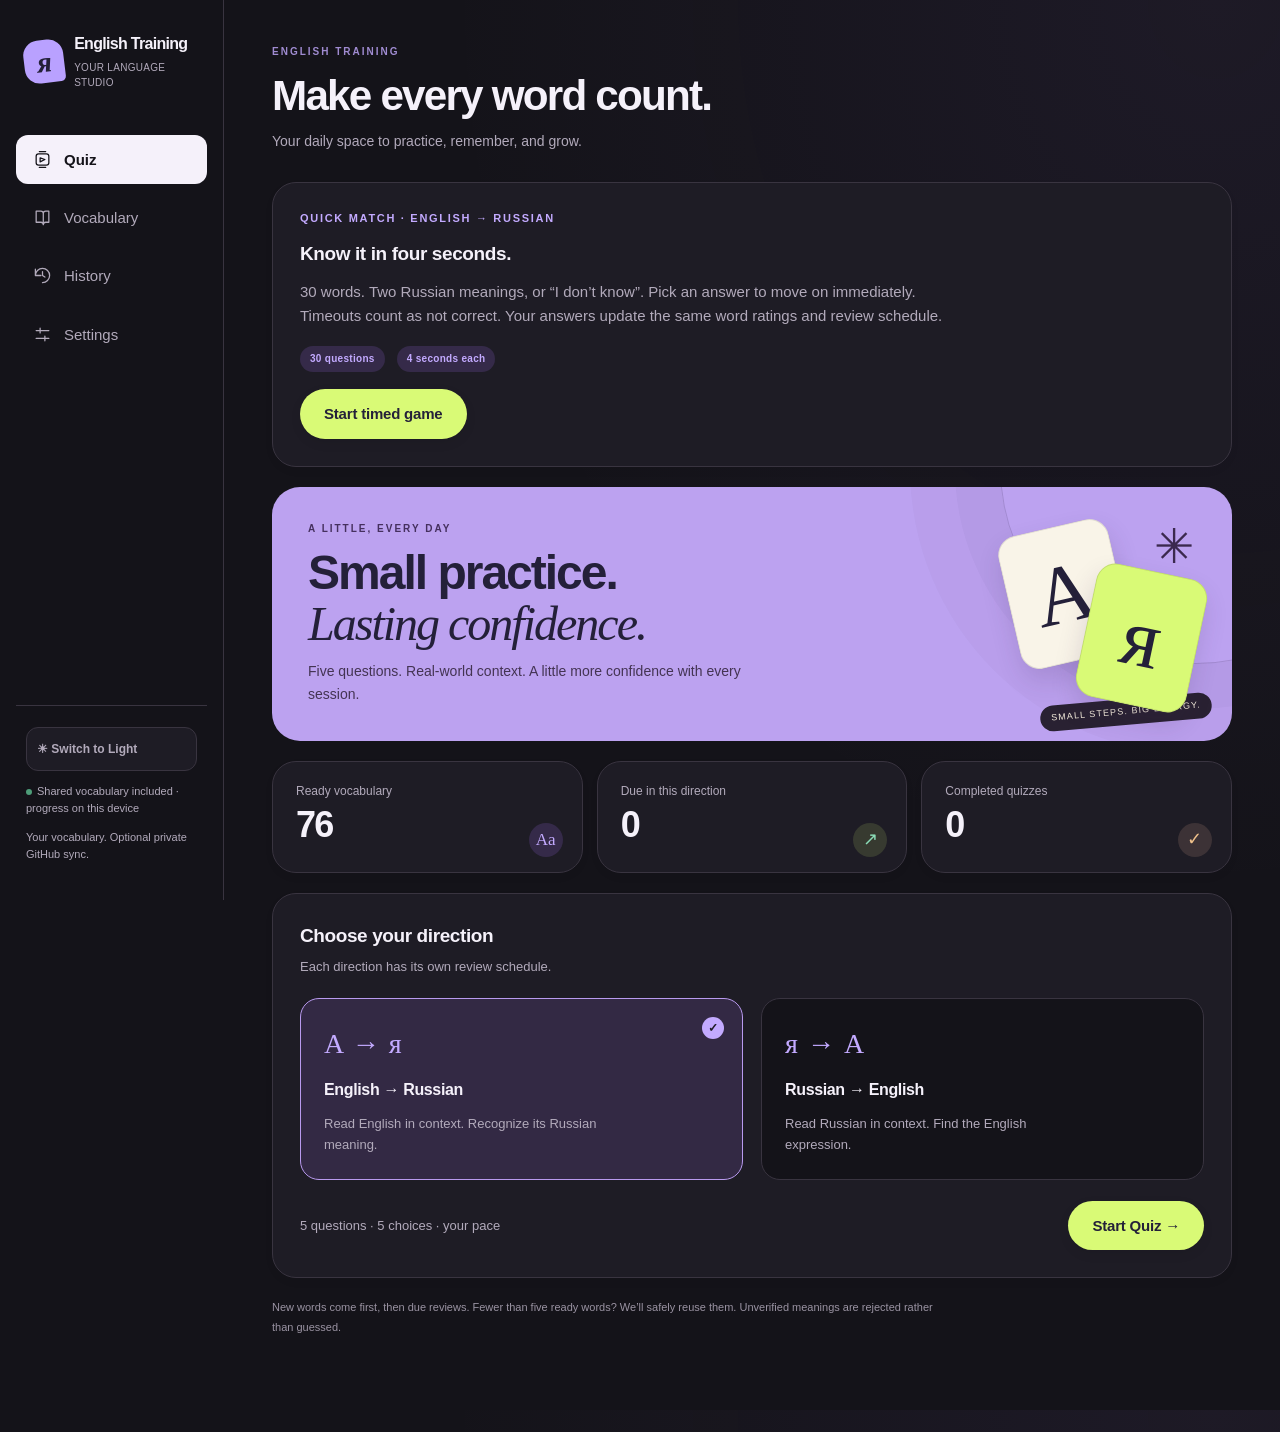
<file: index.html>
<!doctype html>
<html lang="en" data-theme="dark"><head><meta charset="utf-8"><meta name="viewport" content="width=device-width,initial-scale=1,viewport-fit=cover">
<meta http-equiv="Content-Security-Policy" content="default-src 'none'; script-src 'unsafe-inline'; style-src 'unsafe-inline'; img-src data:; connect-src 'self' https://api.github.com; base-uri 'none'; form-action 'none'">
<meta name="theme-color" content="#17151d">
<meta name="description" content="Private, offline English vocabulary practice with Russian translations, contextual quizzes, and spaced repetition.">
<title>English Training — Your daily vocabulary practice</title><style>:root{--blue:#4264dd;--blue-soft:#edf1ff;--ink:#1d293d;--muted:#6e7889;--line:#e6e9f0;--paper:#fff;--bg:#f6f7fb;--green:#267e5b;--orange:#a86321;--radius:18px;font:15px/1.55 -apple-system,BlinkMacSystemFont,"Segoe UI",sans-serif;color:var(--ink);color-scheme:light;--primary-bg:#4264dd;--primary-hover:#3454c9;--hover:#f0f2f9;--subtle:#f7f8fc;--selected:#f4f7ff;--word-selected:#f0f3ff;--direction-selected:#f7f9ff;--hero-start:#edf2ff;--hero-end:#f8f9ff;--hero-border:#dfe6fe;--field-border:#dce1ea;--focus:#7d98f0;--focus-ring:#91a6ff;--selection-border:#9caff6;--choice-border:#8ca3f5;--placeholder:#9ba2ae;--context:#566079;--info-bg:#f7f9ff;--info-text:#53617c;--info-border:#e4e9fa;--warn-bg:#fff8ee;--warn-text:#896638;--warn-border:#f5e6cd;--error-bg:#fff1ef;--error-text:#a64039;--error-border:#f3d4cf;--green-bg:#ebf6f0;--orange-bg:#fff3e6;--gray-bg:#f0f2f5;--correct-bg:#f1faf5;--correct-border:#9ccdb7;--progress-bg:#e7ebf6;--dialog-footer:#fcfcfe;--code-bg:#edf0f6;--danger:#b64b47;--toast-bg:#253552;--toast-text:#fff;--decorative:#4264dd0b;--feedback-green:#60a282;--feedback-orange:#dba264}*{box-sizing:border-box}body{margin:0;background:var(--bg)}button,input,textarea,select{font:inherit}button{cursor:pointer;border:1px solid var(--line);background:var(--paper);color:var(--ink);padding:9px 15px;border-radius:9px;font-weight:600;transition:background .15s,transform .15s}button:hover:not(:disabled){background:var(--hover)}button:active:not(:disabled){transform:translateY(1px)}button:disabled{opacity:.45;cursor:not-allowed}button:focus-visible,a:focus-visible{outline:3px solid var(--focus-ring);outline-offset:3px}.primary{background:var(--primary-bg);color:white;border-color:var(--primary-bg)}.primary:hover:not(:disabled){background:var(--primary-hover)}.quiet{border:0;background:transparent;color:var(--blue)}.danger{color:var(--danger)}.small{font-size:12px;padding:6px 10px}.app{display:grid;grid-template-columns:238px minmax(0,1fr);min-height:100vh}.sidebar{background:var(--paper);border-right:1px solid var(--line);padding:30px 18px 20px;display:flex;flex-direction:column;position:sticky;top:0;height:100vh}.brand{display:flex;gap:12px;align-items:center;margin:0 7px 38px}.logo{display:grid;place-items:center;color:white;background:linear-gradient(140deg,#6b8af3,#4264dd);width:43px;height:43px;border-radius:13px;font-size:23px;font-weight:700;box-shadow:0 5px 12px #4264dd22}.brand strong{font-size:15px;letter-spacing:-.3px}.brand small{display:block;color:var(--muted);font-size:11px;margin-top:3px}.nav{display:flex;flex-direction:column;gap:7px}.nav button{display:flex;gap:12px;align-items:center;border:0;text-align:left;background:transparent;font-weight:500;padding:12px 16px;color:var(--muted)}.nav button.active{background:var(--blue-soft);color:var(--blue);font-weight:650}.nav svg{width:19px;height:19px}.sidebar-foot{margin-top:auto;font-size:11px;color:var(--muted);padding:15px 10px;display:grid;gap:12px}.sidebar-foot .dot{display:inline-block;width:6px;height:6px;background:#4e9d79;border-radius:50%;margin-right:5px}main{padding:44px 48px 65px;max-width:1400px;width:100%;margin:auto}h1,h2,h3,p{margin:0}h1{font-size:32px;line-height:1.25;letter-spacing:-1.1px;font-weight:700}h2{font-size:19px;letter-spacing:-.4px}h3{font-size:15px}.eyebrow{color:var(--blue);font-size:10px;font-weight:750;letter-spacing:1.7px;text-transform:uppercase;margin-bottom:12px}.sub{color:var(--muted);margin-top:11px;max-width:690px;line-height:1.6}.heading{display:flex;justify-content:space-between;align-items:flex-start;gap:20px;margin-bottom:30px}.heading .primary{white-space:nowrap}.stack{display:grid;gap:23px}.card{background:var(--paper);border:1px solid var(--line);border-radius:var(--radius);padding:26px;box-shadow:0 2px 4px #17294d02}.hero{background:linear-gradient(120deg,var(--hero-start),var(--hero-end));border:1px solid var(--hero-border);padding:34px;border-radius:20px;position:relative;overflow:hidden}.hero .hero-text{max-width:590px}.hero .primary{margin-top:24px}.hero .decoration{position:absolute;right:30px;top:25px;font-size:110px;line-height:1;color:var(--decorative);font-weight:800;pointer-events:none}.stats{display:grid;grid-template-columns:repeat(3,1fr);gap:18px}.stat{padding:20px 24px}.stat .value{font-size:29px;font-weight:700;letter-spacing:-1px;margin-top:9px}.caption,.muted{color:var(--muted)}.caption{font-size:12px}.row{display:flex;align-items:center;gap:12px}.between{justify-content:space-between}.wrap{flex-wrap:wrap}.badge{font-size:10px;font-weight:700;letter-spacing:.25px;color:var(--blue);background:var(--blue-soft);padding:4px 9px;border-radius:20px;white-space:nowrap;display:inline-block}.badge.green{background:var(--green-bg);color:var(--green)}.badge.orange{background:var(--orange-bg);color:var(--orange)}.badge.gray{background:var(--gray-bg);color:var(--muted)}.directions{display:grid;grid-template-columns:1fr 1fr;gap:15px;margin:21px 0}.direction{padding:21px;text-align:left;border:1px solid var(--line);border-radius:12px;display:grid;gap:10px;font-weight:400}.direction.selected{border-color:var(--selection-border);background:var(--info-bg);box-shadow:0 0 0 1px #9caff633}.direction .glyph{font-size:24px;color:var(--blue)}.direction strong{font-size:15px}.direction .caption{line-height:1.6}.section-title{margin-bottom:17px}.footer-note{font-size:12px;color:var(--muted);line-height:1.8}.empty{padding:60px 25px;text-align:center;color:var(--muted)}.empty .glyph{display:grid;place-items:center;font-size:29px;background:var(--blue-soft);width:65px;height:65px;border-radius:20px;margin:0 auto 20px;color:var(--blue)}.empty h2{color:var(--ink);margin-bottom:12px}.empty p{max-width:380px;margin:auto}.empty button{margin-top:22px}.toolbar{display:flex;gap:12px;margin-bottom:20px}.toolbar input{flex:1;min-width:140px}input,textarea,select{color:var(--ink);border:1px solid var(--field-border);border-radius:8px;background:var(--paper);padding:10px 12px;outline:none}input:focus,textarea:focus,select:focus{border-color:var(--focus);box-shadow:0 0 0 3px #4264dd10}textarea{resize:vertical;min-height:80px;line-height:1.6;width:100%}input{min-width:0}input::placeholder,textarea::placeholder{color:var(--placeholder)}.library-layout{display:grid;grid-template-columns:minmax(230px,.85fr) minmax(0,1.2fr);gap:21px;align-items:start}.word-list{padding:7px;max-height:75vh;overflow-y:auto}.word-item{border:0;border-radius:10px;display:block;width:100%;padding:17px;text-align:left;font-weight:400;background:var(--paper);margin:3px 0}.word-item.selected{background:var(--word-selected)}.word-item:hover{background:var(--subtle)}.word-item strong{font-size:15px}.word-item .translation{font-size:13px;color:var(--muted);margin:6px 0}.word-item .caption{font-size:10px}.word-detail{display:grid;gap:21px}.detail-title{font-size:30px;letter-spacing:-.8px;line-height:1.3;margin:12px 0}.block{margin-top:17px}.label{font-size:10px;font-weight:750;letter-spacing:1.1px;color:var(--muted);text-transform:uppercase;margin-bottom:7px}.bilingual{display:grid;gap:7px}.bilingual+.bilingual{margin-top:18px;padding-top:18px;border-top:1px solid var(--line)}.learning{background:var(--bg);padding:17px;border-radius:10px;display:grid;gap:8px;margin-top:12px}.notice{padding:15px 18px;background:var(--info-bg);color:var(--info-text);border:1px solid var(--info-border);border-radius:10px;font-size:12px;line-height:1.7}.notice.warn{background:var(--warn-bg);border-color:var(--warn-border);color:var(--warn-text)}.notice.error{background:var(--error-bg);border-color:var(--error-border);color:var(--error-text)}#alert-region{margin-bottom:20px}#alert-region:empty{display:none}.error-actions{display:flex;gap:12px;margin-top:10px}.quiz-progress{height:5px;border-radius:10px;background:var(--progress-bg);overflow:hidden;margin:16px 0 24px}.quiz-progress span{display:block;height:100%;background:var(--blue)}.question .prompt{font-size:31px;line-height:1.35;font-weight:700;letter-spacing:-.5px;margin:15px 0}.question .context{font-size:18px;color:var(--context);line-height:1.7}.choices{display:grid;gap:11px}.choice{display:flex;gap:15px;align-items:center;padding:16px 18px;width:100%;text-align:left;font-weight:400;border-radius:12px}.choice .num{display:grid;place-items:center;width:28px;height:28px;border-radius:7px;background:var(--bg);color:var(--muted);font-size:11px;flex-shrink:0}.choice .check{margin-left:auto;color:var(--blue);font-weight:750}.choice.selected{border-color:var(--choice-border);background:var(--selected)}.choice.correct{border-color:var(--correct-border);background:var(--correct-bg)}.choice:disabled{opacity:1;cursor:default}.feedback{border-left:3px solid var(--feedback-green)}.feedback h2{color:var(--green)}.feedback.incorrect,.feedback.unknown{border-left-color:var(--feedback-orange)}.feedback.incorrect h2,.feedback.unknown h2{color:var(--orange)}.feedback-section{margin-top:19px}.feedback-section+.feedback-section{padding-top:17px;border-top:1px solid var(--line)}.feedback-label{font-size:19px;font-weight:650;margin-bottom:9px}.feedback-example{font-style:italic;color:var(--muted);margin-top:9px}.score{font-size:55px;color:var(--blue);font-weight:750;letter-spacing:-2px}.counts{display:grid;gap:8px;text-align:right}.history-list{display:grid;gap:13px}.history-item{text-align:left;padding:22px;background:var(--paper);border-radius:14px;font-weight:400}.history-item:hover{border-color:#bac9f7}.history-item .score-mini{font-size:24px;font-weight:700;color:var(--blue)}.review-choice{font-size:13px;padding:5px 0;color:var(--muted)}.review-choice.correct{color:var(--green);font-weight:600}.import-record{padding:17px 0;border-top:1px solid var(--line);display:grid;gap:7px}.import-record:first-of-type{margin-top:17px}.file-name{font-weight:600;font-size:13px;overflow-wrap:anywhere}.settings-grid{display:grid;gap:23px}details>summary{cursor:pointer;font-weight:600;list-style-position:outside;margin:5px 0}.meanings{display:grid;grid-template-columns:1fr 1fr;gap:12px;margin-top:16px;max-height:350px;overflow:auto}.meaning{padding:13px;background:var(--bg);border-radius:9px;font-size:12px}.meaning span{display:block;color:var(--muted);margin-top:5px}.guide{font-size:13px;color:var(--muted);line-height:1.85}.guide li+li{margin-top:9px}dialog{border:1px solid var(--line);border-radius:20px;padding:0;color:var(--ink);box-shadow:0 30px 100px #0f234e30;max-height:91vh;width:660px;max-width:94vw}dialog::backdrop{background:#1b294d55;backdrop-filter:blur(3px)}.dialog-head{padding:25px 28px 21px;border-bottom:1px solid var(--line)}.dialog-content{padding:24px 28px;max-height:62vh;overflow-y:auto;display:grid;gap:23px}.dialog-foot{padding:18px 28px;display:flex;gap:10px;justify-content:flex-end;border-top:1px solid var(--line);background:var(--dialog-footer)}.dialog-foot .cancel{margin-right:auto}label.field{display:grid;gap:9px;font-weight:600;font-size:13px}.fields{display:grid;gap:10px}.translation-field{display:flex;gap:10px}.translation-field input{flex:1}.example-fields{padding:17px;border:1px solid var(--line);border-radius:12px;display:grid;gap:12px}.example-fields textarea{min-height:62px}.file-input{position:absolute;width:1px;height:1px;overflow:hidden;opacity:0}.spinner{display:inline-block;width:13px;height:13px;border:2px solid #ccd5f5;border-top-color:var(--blue);border-radius:50%;animation:spin 1s linear infinite}@keyframes spin{to{transform:rotate(360deg)}}.toast{position:fixed;bottom:24px;right:24px;padding:14px 22px;color:var(--toast-text);background:var(--toast-bg);border-radius:12px;box-shadow:0 5px 30px #1d293d22;z-index:10;max-width:90vw}.hidden{display:none!important}.divider{height:1px;background:var(--line);margin:19px 0}code{background:var(--code-bg);padding:2px 5px;border-radius:4px;font-size:12px}.network-note{font-size:11px;opacity:.8}a{color:var(--blue)}.two-columns{display:grid;grid-template-columns:1fr 1fr;gap:13px}@media(min-width:1350px){main{padding:48px 65px}}@media(max-width:1000px){main{padding:30px 26px}.app{grid-template-columns:204px 1fr}.sidebar{padding:25px 12px}.brand{gap:8px;margin-left:0}.brand strong{font-size:13px}.library-layout{grid-template-columns:1fr}.word-list{max-height:330px}.stats{gap:10px}.stat{padding:17px}.directions{grid-template-columns:1fr}.hero .decoration{display:none}}@media(max-width:650px){.app{display:block}.sidebar{position:sticky;top:0;height:auto;border-right:0;border-bottom:1px solid var(--line);z-index:4;padding:12px 15px}.brand{margin:0 0 10px}.brand small,.sidebar-foot{display:none}.logo{width:31px;height:31px;font-size:19px;border-radius:9px}.brand strong{font-size:14px}.nav{flex-direction:row;justify-content:space-between;gap:4px}.nav button{padding:8px 10px;font-size:11px;gap:6px}.nav svg{width:15px;height:15px}main{padding:26px 18px 45px}h1{font-size:27px}.heading{flex-wrap:wrap;gap:15px}.card{padding:20px}.hero{padding:24px}.stats{grid-template-columns:1fr 1fr}.stats .stat:last-child{grid-column:1/-1}.toolbar{flex-wrap:wrap}.toolbar input{flex-basis:100%}.toolbar select{flex:1}.meanings,.two-columns{grid-template-columns:1fr}.question .prompt{font-size:27px}.row.wrap-mobile{flex-wrap:wrap}.dialog-foot{padding:15px}.dialog-head,.dialog-content{padding:20px}.direction{padding:17px}.score{font-size:46px}}@media(prefers-reduced-motion:reduce){*{transition:none!important;animation:none!important}}

/* Appearance settings: native controls and all semantic surfaces follow the same palette. */
:root[data-theme="dark"]{--blue:#a4baff;--blue-soft:#253552;--ink:#e6ecf6;--muted:#a7b4c9;--line:#334158;--paper:#1a2434;--bg:#111824;--green:#8bdbb6;--orange:#f0c18b;--primary-bg:#4963cf;--primary-hover:#3e55bc;--hover:#27364c;--subtle:#202e43;--selected:#26395e;--word-selected:#26395e;--direction-selected:#22334e;--hero-start:#1c2d49;--hero-end:#192438;--hero-border:#384d6c;--field-border:#41516b;--focus:#a4baff;--focus-ring:#b4c7ff;--selection-border:#8ba5e9;--choice-border:#8ba5e9;--placeholder:#9daac0;--context:#bdc9dd;--info-bg:#1e2e47;--info-text:#c4d1e8;--info-border:#3c5070;--warn-bg:#372d20;--warn-text:#f0cd98;--warn-border:#6b573a;--error-bg:#3b252a;--error-text:#ffbbb3;--error-border:#77505a;--green-bg:#193a31;--orange-bg:#3c2d1d;--gray-bg:#2b3546;--correct-bg:#1b392f;--correct-border:#5da585;--progress-bg:#2b3850;--dialog-footer:#172131;--code-bg:#2b3850;--danger:#ffb1ab;--toast-bg:#dce7ff;--toast-text:#18223b;--decorative:#a4baff16;--feedback-green:#8bdbb6;--feedback-orange:#f0c18b;color-scheme:dark}
@media(prefers-color-scheme:dark){:root[data-theme="system"]{--blue:#a4baff;--blue-soft:#253552;--ink:#e6ecf6;--muted:#a7b4c9;--line:#334158;--paper:#1a2434;--bg:#111824;--green:#8bdbb6;--orange:#f0c18b;--primary-bg:#4963cf;--primary-hover:#3e55bc;--hover:#27364c;--subtle:#202e43;--selected:#26395e;--word-selected:#26395e;--direction-selected:#22334e;--hero-start:#1c2d49;--hero-end:#192438;--hero-border:#384d6c;--field-border:#41516b;--focus:#a4baff;--focus-ring:#b4c7ff;--selection-border:#8ba5e9;--choice-border:#8ba5e9;--placeholder:#9daac0;--context:#bdc9dd;--info-bg:#1e2e47;--info-text:#c4d1e8;--info-border:#3c5070;--warn-bg:#372d20;--warn-text:#f0cd98;--warn-border:#6b573a;--error-bg:#3b252a;--error-text:#ffbbb3;--error-border:#77505a;--green-bg:#193a31;--orange-bg:#3c2d1d;--gray-bg:#2b3546;--correct-bg:#1b392f;--correct-border:#5da585;--progress-bg:#2b3850;--dialog-footer:#172131;--code-bg:#2b3850;--danger:#ffb1ab;--toast-bg:#dce7ff;--toast-text:#18223b;--decorative:#a4baff16;--feedback-green:#8bdbb6;--feedback-orange:#f0c18b;color-scheme:dark}}
.theme-controls{display:flex;gap:7px;align-items:center;flex-wrap:wrap}.theme-controls button{font-size:12px;padding:8px 13px}.theme-controls button[aria-pressed="true"]{background:var(--blue-soft);color:var(--blue);border-color:var(--selection-border)}#theme-toggle{display:flex;align-items:center;gap:8px;text-align:left;padding:9px 10px;color:var(--muted);font-size:12px}@media(max-width:650px){.sidebar-foot{display:flex;padding:8px 0 0;align-items:center;justify-content:space-between;gap:8px}.sidebar-foot>span{display:none}.sidebar-foot #resume-side{font-size:11px;padding:5px}.sidebar-foot #theme-toggle{font-size:11px;padding:5px 9px}}
dialog{background:var(--paper)}

/* Focused practice layout and accessible interaction refinements. */
main{max-width:1240px}button{min-height:44px}.small{min-height:36px}.caption{font-size:13px}.eyebrow,.label{font-size:11px}.heading{margin-bottom:28px}.card{box-shadow:0 6px 24px #00000008}.nav button{border-radius:12px}.nav button.active{box-shadow:inset 3px 0 var(--blue)}.hero{padding:28px 32px}.direction{position:relative;min-height:155px}.direction.selected::after{content:'✓';position:absolute;right:18px;top:18px;width:26px;height:26px;border-radius:50%;display:grid;place-items:center;background:var(--blue-soft);color:var(--blue);font-weight:700}.direction:hover:not(:disabled),.choice:hover:not(:disabled){border-color:var(--selection-border)}.question{padding:30px}.question .prompt{font-size:clamp(28px,3.2vw,40px);overflow-wrap:anywhere}.question .context{border-left:3px solid var(--line);padding-left:18px;margin-top:18px}.quiz-progress{height:8px}.quiz-progress span{transition:width .2s ease}.choice{min-height:62px}.choice.selected{box-shadow:inset 3px 0 var(--blue)}.choice.correct{box-shadow:inset 3px 0 var(--green)}.choice.wrong{border-color:var(--error-border);background:var(--error-bg);box-shadow:inset 3px 0 var(--danger)}.choice.wrong .check{color:var(--danger)}.choice[data-id="unknown"]{border-style:dashed;color:var(--muted);min-height:48px}.quiz-actions{position:sticky;bottom:16px;z-index:3;background:var(--paper);border:1px solid var(--line);border-radius:14px;padding:16px 20px;box-shadow:0 8px 28px #00000018;gap:16px}.quiz-actions .primary{min-width:155px}.keyboard-hint{font-size:12px;color:var(--muted);margin-top:5px}kbd{font:inherit;font-size:11px;border:1px solid var(--line);border-bottom-width:2px;border-radius:4px;padding:1px 5px;background:var(--bg)}.word-list{scrollbar-gutter:stable}.word-item.selected{box-shadow:inset 3px 0 var(--blue)}.word-item strong,.translation,.feedback-label{overflow-wrap:anywhere}.toolbar input{min-height:46px}.feedback{scroll-margin:24px}.feedback h2{font-size:21px}.feedback-example{line-height:1.8}dialog{overscroll-behavior:contain}.dialog-content{scrollbar-gutter:stable}.history-item{min-height:125px}
@media(min-width:1001px){.library-layout>div:last-child{position:sticky;top:24px}.directions{gap:18px}}
@media(max-width:650px){main{padding:24px 16px 36px}.sidebar{background:var(--paper)}.nav button{min-height:44px;flex:1;justify-content:center}.nav button.active{box-shadow:inset 0 -3px var(--blue)}.hero{padding:24px}.question{padding:23px}.question .context{font-size:16px}.quiz-actions{bottom:8px;padding:13px;flex-wrap:wrap}.quiz-actions>span{flex:1;min-width:130px}.quiz-actions .primary{min-width:130px;flex:1}.keyboard-hint{display:none}.choice{padding:15px 13px;gap:11px}.stats{grid-template-columns:repeat(3,minmax(0,1fr));gap:8px}.stats .stat:last-child{grid-column:auto}.stat{padding:14px 10px}.stat .caption{font-size:11px}.stat .value{font-size:25px}.dialog-foot{flex-wrap:wrap}.dialog-foot button{flex:1;white-space:nowrap}.heading .primary{width:100%}}
@media(prefers-reduced-motion:reduce){.quiz-progress span{transition:none}}

/* Language studio — expressive typography, tactile cards, restrained motion. */
:root{--studio-accent:#d9fa76;--studio-violet:#b9a1ff;--studio-peach:#ffc4a3;--studio-ink:#242039;--radius:24px;--blue:#6741c4;--blue-soft:#eee8ff;--bg:#f4f1eb;--paper:#fffcf7;--line:#e0dbd2;--primary-bg:#6842c7;--primary-hover:#5633ad;--focus-ring:#8661d6;--hover:#eee9f4;--selected:#eee6ff;--word-selected:#eee6ff;--choice-border:#8862db;--selection-border:#8862db;--hero-border:#c6b1fb;--hero-start:#cdb7ff;--hero-end:#bea1f3;--ink:#272334;--muted:#716c7c}
:root[data-theme="dark"]{--bg:#141319;--paper:#1e1c25;--ink:#f5f1fa;--muted:#b2aabb;--line:#393440;--blue:#c3aaff;--blue-soft:#352a49;--primary-bg:#d9fa76;--primary-hover:#e4ff99;--hover:#2b2635;--selected:#332944;--word-selected:#332944;--choice-border:#c3aaff;--selection-border:#b99aef;--hero-border:#bd9df5;--field-border:#4a4256;--focus:#cfb8ff;--focus-ring:#c3aaff;--info-bg:#2a2535;--info-text:#d4c9e7;--info-border:#483b60;--subtle:#29242f;--progress-bg:#37303f;--dialog-footer:#19161f;--gray-bg:#302a38;--context:#d0c6da;--code-bg:#332c3e}
@media(prefers-color-scheme:dark){:root[data-theme="system"]{--bg:#141319;--paper:#1e1c25;--ink:#f5f1fa;--muted:#b2aabb;--line:#393440;--blue:#c3aaff;--blue-soft:#352a49;--primary-bg:#d9fa76;--primary-hover:#e4ff99;--hover:#2b2635;--selected:#332944;--word-selected:#332944;--choice-border:#c3aaff;--selection-border:#b99aef;--field-border:#4a4256;--focus:#cfb8ff;--focus-ring:#c3aaff;--info-bg:#2a2535;--info-text:#d4c9e7;--info-border:#483b60;--subtle:#29242f;--progress-bg:#37303f;--dialog-footer:#19161f;--gray-bg:#302a38;--context:#d0c6da;--code-bg:#332c3e}}
body{background:radial-gradient(ellipse at 95% 0%,#a078e211,transparent 45%),var(--bg);-webkit-font-smoothing:antialiased}::selection{background:#bba0ff;color:#21172f}.app{grid-template-columns:224px minmax(0,1fr)}main{max-width:1260px;padding:44px 48px 72px}.sidebar{background:var(--bg);padding:32px 16px 22px;border-color:var(--line)}.brand{margin:0 8px 44px;gap:10px}.brand strong{font-size:16px;letter-spacing:-.7px}.brand small{font-size:10px;letter-spacing:.3px}.logo{background:var(--studio-violet);color:var(--studio-ink);border-radius:15px 15px 5px 15px;box-shadow:none;font-family:Georgia,serif;font-style:italic;font-size:29px;transform:rotate(-7deg)}.nav{gap:9px}.nav button{border-radius:14px;padding:13px 17px;transition:background .18s,color .18s}.nav button.active{background:var(--ink);color:var(--bg);box-shadow:none}.nav button svg{stroke-width:1.6}.sidebar-foot{border-top:1px solid var(--line);padding-top:21px}.heading{align-items:center;margin-bottom:30px}.heading .eyebrow{letter-spacing:2px;font-size:10px;opacity:.8}.heading h1{font-size:clamp(30px,3.3vw,44px);font-weight:680;letter-spacing:-1.8px;line-height:1.12}.heading .sub{font-size:14px;max-width:580px}.stack{gap:20px}.card{border-radius:24px;padding:27px;box-shadow:0 4px 15px #00000005}.primary{border:0;border-radius:100px;padding:13px 24px;box-shadow:0 4px 12px #00000012;font-weight:750;letter-spacing:-.2px;transition:transform .18s,background .18s,box-shadow .18s}.primary:hover:not(:disabled){transform:translateY(-2px);box-shadow:0 8px 20px #00000020}.primary:active:not(:disabled){transform:translateY(0)}:root[data-theme="dark"] .primary{color:var(--studio-ink)}@media(prefers-color-scheme:dark){:root[data-theme="system"] .primary{color:var(--studio-ink)}}button:not(.primary){border-radius:12px}.hero{isolation:isolate;background:#bca2f0;color:var(--studio-ink);border:0;border-radius:28px;padding:34px 36px;min-height:254px;display:flex;align-items:center;overflow:hidden}.hero::before{content:'';position:absolute;width:390px;height:390px;right:-160px;top:-215px;border:1px solid #32224430;border-radius:50%;box-shadow:0 0 0 45px #32224408,0 0 0 90px #32224406;z-index:-1}.hero .hero-text{max-width:66%;position:relative;z-index:2}.hero .eyebrow{color:#45305e;font-size:10px;letter-spacing:2px}.hero h2{font-size:clamp(30px,3.8vw,48px)!important;line-height:1.05!important;letter-spacing:-2px;font-weight:650}.hero h2 em{font-family:Georgia,'Times New Roman',serif;font-weight:400}.hero .sub{color:#443453;font-size:14px;line-height:1.65;max-width:440px}.hero-art{position:absolute;right:34px;top:50%;width:190px;height:190px;transform:translateY(-50%);pointer-events:none;z-index:1}.letter-tile{display:grid;place-items:center;position:absolute;width:113px;height:136px;border-radius:20px;border:1px solid #29233220;box-shadow:0 12px 24px #39204b25;font-size:84px;line-height:1;font-family:Georgia,serif}.letter-tile.first{background:#f9f4e8;left:0;top:7px;transform:rotate(-13deg)}.letter-tile.second{background:var(--studio-accent);right:0;bottom:3px;transform:rotate(12deg)}.studio-spark{position:absolute;right:4px;top:-9px;font-size:48px;color:#3b294e}.hero-stamp{position:absolute;bottom:16px;right:20px;background:#292132;color:#f5eddc;border-radius:30px;padding:6px 11px;font-size:9px;letter-spacing:1.1px;transform:rotate(-5deg)}.stats{gap:14px}.stat{position:relative;padding:20px 23px;overflow:hidden;min-height:112px}.stat::after{position:absolute;right:19px;bottom:15px;width:34px;height:34px;border-radius:50%;display:grid;place-items:center;font-size:18px;background:var(--blue-soft);color:var(--blue)}.stat:nth-child(1)::after{content:'Aa';font-family:Georgia,serif;font-size:17px}.stat:nth-child(2)::after{content:'↗';background:#d9fa7622;color:var(--green)}.stat:nth-child(3)::after{content:'✓';background:#ffc4a322;color:var(--orange)}.stat .caption{font-size:12px}.stat .value{font-size:36px;letter-spacing:-1.7px;margin-top:7px;line-height:1}.direction{border-radius:19px!important;background:var(--bg);padding:23px;gap:12px;transition:border-color .18s,background .18s,transform .18s}.direction:hover:not(:disabled){transform:translateY(-2px)}.direction.selected{background:var(--selected);border-color:var(--selection-border);box-shadow:none}.direction .glyph{font-size:28px;letter-spacing:1px;font-family:Georgia,serif}.direction strong{font-size:16px;letter-spacing:-.35px}.direction .caption{font-size:13px;max-width:300px}.direction.selected::after{border-radius:50%;background:var(--blue);color:var(--paper);width:22px;height:22px;font-size:12px}.badge{padding:5px 10px;font-size:10px;letter-spacing:.3px}.question{background:radial-gradient(ellipse at top right,#a478e514,transparent 60%),var(--paper);padding:34px}.question .prompt{font-size:clamp(32px,4vw,48px);letter-spacing:-1.4px}.question .context{font-family:Georgia,'Times New Roman',serif;font-style:italic;font-size:21px;font-weight:400;line-height:1.65;border-left:2px solid var(--blue);padding-left:20px}.choices{gap:10px}.choice{border-radius:17px!important;min-height:65px;padding:15px 19px;font-size:16px}.choice .num{background:var(--bg);border:1px solid var(--line);width:30px;height:30px;border-radius:9px;font-size:12px}.choice.selected .num{background:var(--blue);border-color:transparent;color:var(--paper)}.quiz-progress{height:6px;background:var(--line)}.quiz-progress span{background:var(--studio-violet);border-radius:10px}.quiz-actions{border-radius:20px;background:var(--paper);box-shadow:0 10px 40px #00000026;padding:17px 22px}.feedback{border-radius:20px}.feedback-label{font-size:23px;letter-spacing:-.5px}.feedback-example{font-family:Georgia,serif;font-size:17px}.score{font-size:70px;color:var(--blue);font-weight:650}.toolbar{background:var(--paper);border:1px solid var(--line);border-radius:18px;padding:8px;gap:8px}.toolbar input{border:0;background:transparent;padding-left:15px}.toolbar select{border:0;background:var(--bg);border-radius:11px}.toolbar button{background:var(--bg)}input,textarea,select{border-radius:11px}.word-list{padding:8px}.word-item{border-radius:15px!important;padding:17px 18px;margin:4px 0}.detail-title{font-size:38px;font-weight:650;letter-spacing:-1.3px}.bilingual .muted{font-family:Georgia,serif;font-style:italic}.learning{border-radius:15px}.history-item{border-radius:21px!important;padding:25px}.history-item .score-mini{font-size:33px;letter-spacing:-1px}.settings-grid{gap:18px}.notice{border-radius:14px}.meaning{border-radius:13px}dialog{border-radius:26px;box-shadow:0 30px 100px #00000055}.dialog-head{padding:27px 29px}.dialog-head h2{font-size:25px;letter-spacing:-.8px}.dialog-foot{border-radius:0 0 26px 26px}.empty .glyph{border-radius:23px;font-family:Georgia,serif;font-size:32px}.toast{border-radius:18px}.footer-note{font-size:11px;opacity:.85;max-width:680px}
@media(min-width:1350px){main{padding:48px 60px 80px}}
@media(max-width:1000px){.app{grid-template-columns:190px minmax(0,1fr)}main{padding:30px 25px 60px}.brand strong{font-size:13px}.sidebar{padding:28px 12px}.hero-art{right:20px;transform:translateY(-50%) scale(.8);transform-origin:right center}.hero{padding:30px;min-height:240px}.hero .hero-text{max-width:68%}.directions{grid-template-columns:1fr 1fr}.direction{padding:18px}.direction strong{font-size:14px}}
@media(max-width:650px){.app{display:block}.sidebar{padding:12px 16px 9px;background:var(--bg);border-bottom:1px solid var(--line)}.brand{margin:0 0 9px}.brand strong{font-size:15px}.logo{font-size:23px}.nav{gap:5px}.nav button{padding:10px 6px;border-radius:11px;gap:6px;font-size:11px}.nav button.active{box-shadow:none}.sidebar-foot{border:0;padding:6px 0 0}main{padding:26px 16px 40px}.heading h1{font-size:32px;letter-spacing:-1.1px}.heading .sub{font-size:13px}.hero{border-radius:23px;padding:27px 24px;min-height:260px;align-items:flex-start}.hero .hero-text{max-width:100%;padding-right:0}.hero h2{font-size:36px!important;letter-spacing:-1.4px}.hero .sub{font-size:12px;max-width:70%;margin-top:16px}.hero-art{display:block;right:9px;top:auto;bottom:4px;transform:scale(.48);transform-origin:right bottom}.hero-stamp{display:none}.hero .eyebrow{font-size:9px}.stat{padding:17px 11px;min-height:116px;border-radius:19px}.stat .caption{font-size:10px;max-width:75px;min-height:30px;line-height:1.4}.stat .value{font-size:30px}.stat::after{width:23px;height:23px;right:9px;bottom:12px;font-size:13px}.stat:nth-child(1)::after{font-size:11px}.card{padding:22px;border-radius:22px}.directions{grid-template-columns:1fr;gap:10px}.direction{min-height:120px;padding:19px;gap:7px}.direction .glyph{font-size:24px}.direction strong{font-size:16px}.direction .caption{max-width:none}.question .context{font-size:18px}.choice{font-size:15px;min-height:62px;padding:14px}.quiz-actions{padding:14px;border-radius:18px}.quiz-actions .primary{font-size:14px}.word-list{padding:7px}.toolbar{padding:7px;border-radius:16px}.detail-title{font-size:33px}.question .prompt{font-size:34px}.history-item{padding:20px}.card.stat{padding:17px 11px}.footer-note{font-size:11px}}
@media(prefers-reduced-motion:reduce){.primary:hover:not(:disabled),.direction:hover:not(:disabled){transform:none}}

/* Phone layout: safe-area navigation, readable forms, and thumb-sized controls. */
@media(max-width:650px){
 html{scroll-padding-top:90px}body{overflow-wrap:break-word}.app{min-height:100dvh;padding-bottom:calc(88px + env(safe-area-inset-bottom))}
 .sidebar{position:sticky;top:0;z-index:10;display:flex;align-items:center;justify-content:space-between;gap:8px;padding:calc(10px + env(safe-area-inset-top)) max(16px,env(safe-area-inset-right)) 10px max(16px,env(safe-area-inset-left));background:var(--bg)}
 .brand{margin:0;gap:9px}.brand strong{font-size:15px}.brand small{font-size:8px}.logo{width:36px;height:36px;min-width:36px}
 .sidebar-foot{margin:0;padding:0;display:flex;gap:6px}.sidebar-foot>span{display:none}#theme-toggle{font-size:0;width:44px;height:44px;padding:0}#theme-toggle::before{content:'◐';font-size:24px}#resume-side{font-size:12px;padding:8px;min-height:44px}
 .nav{position:fixed;inset:auto 0 0;z-index:20;display:grid;grid-template-columns:repeat(4,minmax(0,1fr));gap:4px;border-top:1px solid var(--line);background:var(--bg);padding:7px max(8px,env(safe-area-inset-right)) calc(7px + env(safe-area-inset-bottom)) max(8px,env(safe-area-inset-left));box-shadow:0 -8px 24px #00000015}
 .nav button{display:flex;flex-direction:column;justify-content:center;gap:4px;min-height:56px;padding:7px 2px;font-size:11px;line-height:1.2}.nav svg{width:22px;height:22px}.nav button.active{border-radius:14px}
 main{padding:22px max(16px,env(safe-area-inset-right)) 28px max(16px,env(safe-area-inset-left));min-width:0}.heading{gap:12px;flex-wrap:wrap}.heading h1{font-size:27px}.heading .sub{line-height:1.5}
 button,.button{min-height:44px}input,textarea,select{font-size:16px!important;min-height:46px}input[type=checkbox],input[type=radio]{min-height:24px;width:24px;height:24px}input[type=file]{max-width:100%}
 .hero{min-height:184px;padding:23px;border-radius:22px}.hero h2{font-size:30px!important;line-height:1.12}.hero .sub{max-width:100%;margin-top:12px;font-size:14px}.hero-art{display:none}.hero .hero-text{max-width:100%}
 .stats{gap:8px}.card.stat{min-height:94px;padding:14px 10px}.stat .caption{min-height:30px;font-size:11px}.stat .value{font-size:27px}.stat::after{display:none}
 .card{padding:19px}.direction{min-height:92px;padding:16px}.direction .caption{font-size:14px}.direction .glyph{font-size:22px}.primary{min-height:50px}.question{padding:20px}.question .prompt{font-size:30px;overflow-wrap:anywhere}.question .context{font-size:18px;padding-left:13px}.choice{min-height:62px;font-size:16px;padding:13px;overflow-wrap:anywhere}.choice .num{flex-shrink:0}
 .quiz-actions{bottom:calc(78px + env(safe-area-inset-bottom));padding:12px;gap:10px;flex-wrap:wrap}.quiz-actions .primary{min-width:0;flex:1;font-size:16px}.keyboard-hint{display:none}
 .toolbar{flex-wrap:wrap}.toolbar input{width:100%;min-width:0}.toolbar select{flex:1;min-width:0}.library-layout>*{min-width:0}.word-item{min-height:66px}.word-item strong,.detail-title,.translation{overflow-wrap:anywhere}.detail-title{font-size:29px}
 dialog{max-width:calc(100vw - 16px);width:660px;max-height:calc(100dvh - env(safe-area-inset-top) - 20px);overflow:auto;border-radius:22px}.dialog-head{padding:22px 20px}.dialog-foot{padding:16px 20px calc(16px + env(safe-area-inset-bottom));flex-wrap:wrap;gap:8px}.dialog-foot button{flex:1;min-width:110px}
 .toast{bottom:calc(88px + env(safe-area-inset-bottom));left:16px;right:16px;max-width:none}.history-item{padding:18px}.row{min-width:0}.footer-note{line-height:1.6}
}
@media(max-width:370px){.brand small{display:none}.brand strong{font-size:14px}.card{padding:15px}.nav button{font-size:10px}.hero h2{font-size:27px!important}}
@media(max-height:500px) and (max-width:950px){.sidebar{position:relative}.quiz-actions{position:static}}

@media(max-width:650px){.sidebar{flex-direction:row}.sidebar-foot #theme-toggle{font-size:0!important;flex-shrink:0}.sidebar-foot #theme-toggle::before{font-size:24px}.sidebar-foot{width:auto}.brand{flex-shrink:0}}
@media(max-width:650px){#page>.stack:has(>.hero){display:flex;flex-direction:column;gap:18px}#page>.stack:has(>.hero)>.card{order:0}#page>.stack:has(>.hero)>.stats{order:1}#page>.stack:has(>.hero)>.hero{order:2}#page>.stack:has(>.hero)>.footer-note{order:3}}
@media(max-width:650px){.quiz-actions .keyboard-hint{display:none!important}.sidebar-foot #resume-side{display:none}.quiz-actions{flex-direction:column;align-items:stretch}.quiz-actions>.caption{font-size:12px}.quiz-actions .primary{width:100%}button[data-action="start"]{width:100%}}

/* Saved-word provenance and answer-based mastery. */
.word-cloud{display:inline-flex;align-items:center;gap:6px;font-size:12px;line-height:1.5;margin-top:9px;border:1px solid var(--line);border-radius:20px;padding:4px 9px;max-width:100%}.word-cloud.in-cloud{color:var(--green)}.word-cloud.local-only{color:var(--muted)}.word-cloud>span{font-size:17px;line-height:1}.word-rating{display:flex;align-items:center;flex-wrap:wrap;gap:9px;margin-top:9px}.rating-stars{font-size:20px;letter-spacing:2px;color:#e5bd64;white-space:nowrap}.word-rating .caption{font-size:12px}.github-card .row{gap:8px}.github-card input{width:100%;min-width:0}.github-card .caption{line-height:1.65}.github-card details summary{cursor:pointer;min-height:44px}.github-card #github-sync-status{overflow-wrap:anywhere;min-height:48px}
@media(max-width:650px){.github-card .row button{flex:1;min-width:100px;min-height:48px}.word-item{padding:17px 14px}.word-rating{gap:6px}.word-cloud{font-size:12px}}

.quick-intro .primary{min-height:50px}.quick-intro p{max-width:680px;line-height:1.65}.quick-question{margin-bottom:18px}.quick-question .prompt{font-size:clamp(32px,6vw,52px);margin:24px 0;overflow-wrap:anywhere}.quick-time{font-size:24px;font-variant-numeric:tabular-nums;color:var(--blue);min-width:64px;text-align:right}.quick-time-track{height:6px;border-radius:8px;overflow:hidden;background:var(--line)}.quick-time-track span{display:block;height:100%;width:100%;background:var(--blue)}.quick-choices .choice{display:flex;gap:14px;text-align:left;align-items:center;min-height:64px;width:100%}.quick-word-result{padding:15px 0;border-bottom:1px solid var(--line)}.quick-word-result:last-child{border:0}
@media(max-width:650px){.quick-intro .primary{width:100%}.quick-question{padding:21px}.quick-choices .choice{min-height:68px;font-size:17px}.quick-time{font-size:24px}}

/* Two large translation targets; unknown remains a separate full-width choice. */
.quick-choices{display:grid;grid-template-columns:repeat(2,minmax(0,1fr));gap:16px}.quick-choices .choice{position:relative;display:flex;flex-direction:column;justify-content:center;align-items:center;gap:14px;min-height:170px;padding:24px 18px;text-align:center;font-size:clamp(18px,2.3vw,25px);line-height:1.45;overflow-wrap:anywhere}.quick-choices .choice .num{position:absolute;left:13px;top:12px;width:27px;height:27px}.quick-choice-label{display:block;max-width:100%}.quick-choices .quick-unknown{grid-column:1/-1;min-height:54px;font-size:16px;padding:15px;flex-direction:row}.quick-choices .quick-unknown .num{position:static}.quick-choices .choice.correct{border:2px solid #53d998;background:#15432d;color:#eafff3}.quick-choices .choice.wrong{border:2px solid #ff7685;background:#4b202a;color:#fff0f2}.quick-choices .choice:disabled{opacity:1;cursor:default}.quick-choice-mark{font-size:26px;font-weight:800}.quick-instant-feedback{margin-top:18px;padding:18px 22px;border:1px solid;border-radius:18px}.quick-instant-feedback strong{font-size:23px}.quick-instant-feedback p{margin-top:5px;line-height:1.5;color:inherit}.quick-instant-feedback.is-correct{background:#15432d;color:#bdf7d8;border-color:#53d998}.quick-instant-feedback.is-incorrect{background:#4b202a;color:#ffe0e5;border-color:#ff7685}
@media(max-width:650px){.quick-choices{gap:10px}.quick-choices .choice{min-height:175px;padding:43px 12px 20px;font-size:18px;border-radius:19px!important}.quick-choices .quick-unknown{min-height:54px;padding:15px;font-size:16px}.quick-instant-feedback{padding:16px}.quick-instant-feedback strong{font-size:22px}}
</style></head>
<body><div class="app"><aside class="sidebar" aria-label="Main navigation"><div class="brand"><div class="logo" aria-hidden="true">я</div><div><strong>English Training</strong><small>YOUR LANGUAGE STUDIO</small></div></div><nav class="nav" aria-label="Learning pages"><button type="button" data-route="quiz"><svg viewBox="0 0 24 24" fill="none" stroke="currentColor" stroke-width="1.7" stroke-linecap="round" stroke-linejoin="round" aria-hidden="true"><rect x="4" y="5" width="16" height="14" rx="3"/><path d="M8 2h8M8 22h8M9 10l6 2-6 3z"/></svg><span>Quiz</span></button><button type="button" data-route="vocabulary"><svg viewBox="0 0 24 24" fill="none" stroke="currentColor" stroke-width="1.7" stroke-linecap="round" stroke-linejoin="round" aria-hidden="true"><path d="M4 4h6a3 3 0 013 3v14a3 3 0 00-3-3H4zm16 0h-4a3 3 0 00-3 3v14a3 3 0 013-3h4z"/></svg><span>Vocabulary</span></button><button type="button" data-route="history"><svg viewBox="0 0 24 24" fill="none" stroke="currentColor" stroke-width="1.7" stroke-linecap="round" stroke-linejoin="round" aria-hidden="true"><path d="M3 12a9 9 0 119 9M3 4v8h7M12 7v5l3 2"/></svg><span>History</span></button><button type="button" data-route="settings"><svg viewBox="0 0 24 24" fill="none" stroke="currentColor" stroke-width="1.7" stroke-linecap="round" stroke-linejoin="round" aria-hidden="true"><path d="M4 7h16M4 17h16M9 4v6M15 14v6"/></svg><span>Settings</span></button></nav><div class="sidebar-foot"><button type="button" id="theme-toggle" data-action="toggle-theme" aria-label="Switch to light mode">☀ Switch to Light</button><button type="button" id="resume-side" class="quiet hidden" data-action="resume">↗ Resume Quiz</button><span><span class="dot"></span><span id="storage-label">Checking storage…</span></span><span>Your vocabulary. Optional private GitHub sync.</span></div></aside><main id="main"><div id="alert-region"></div><div id="page"></div></main></div>
<dialog id="editor-dialog" aria-labelledby="editor-title"></dialog>
<dialog id="discard-dialog" aria-labelledby="discard-title"><div class="dialog-head"><h2 id="discard-title">Discard unsaved changes?</h2><p class="sub">Your changes have not been saved.</p></div><div class="dialog-foot"><button type="button" data-action="discard-cancel">Keep Editing</button><button type="button" class="danger" data-action="discard-confirm">Discard Changes</button></div></dialog>
<dialog id="delete-dialog" aria-labelledby="delete-title"><div class="dialog-head"><h2 id="delete-title">Delete this word?</h2><p id="delete-description" class="sub"></p></div><div class="dialog-foot"><button type="button" data-action="delete-cancel">Cancel</button><button type="button" class="danger" id="delete-confirm" data-action="delete-confirm">Delete Word</button></div></dialog>
<input type="file" id="json-files" class="file-input" accept=".json,application/json" multiple aria-label="Import vocabulary JSON files">
<div id="toast" class="toast hidden" role="status" aria-live="polite"></div><noscript><p style="padding:30px">Enable JavaScript in your browser to use English Training.</p></noscript><script>globalThis.TRAINING_VOCABULARY = [{"english_term": "Abundance", "russian_translations": ["изобилие", "обилие"], "explanation_en": "A very large amount of something, often more than is needed.", "explanation_ru": "Очень большое количество чего-либо, часто больше, чем необходимо.", "examples": [{"en": "The region has an abundance of natural resources.", "ru": "В этом регионе изобилие природных ресурсов."}]}, {"english_term": "Affirmation", "russian_translations": ["подтверждение", "утверждение", "позитивное утверждение"], "explanation_en": "A statement confirming something is true, or a positive statement used to encourage yourself.", "explanation_ru": "Подтверждение чего-либо или позитивная фраза, которую человек повторяет для поддержки себя.", "examples": [{"en": "Her words were an affirmation of our decision.", "ru": "Её слова стали подтверждением нашего решения."}]}, {"english_term": "Ambitious", "russian_translations": ["амбициозный", "целеустремлённый", "масштабный"], "explanation_en": "Having strong goals and wanting to achieve important things. It can also describe a large or difficult project.", "explanation_ru": "Стремящийся к большим достижениям. Также описывает масштабные или сложные планы.", "examples": [{"en": "She has ambitious plans for her career.", "ru": "У неё амбициозные планы на карьеру."}]}, {"english_term": "Amongst", "russian_translations": ["среди", "между"], "explanation_en": "In the middle of or included within a group. A slightly more formal alternative to 'among'.", "explanation_ru": "Находящийся среди людей или предметов либо принадлежащий к группе.", "examples": [{"en": "She was amongst the first employees to join.", "ru": "Она была среди первых сотрудников."}]}, {"english_term": "Ascending", "russian_translations": ["восходящий", "поднимающийся", "возрастающий"], "explanation_en": "Moving upward or increasing. In sorting, it means going from smaller values to larger ones.", "explanation_ru": "Движущийся вверх или увеличивающийся. При сортировке — от меньшего к большему.", "examples": [{"en": "The airplane is ascending.", "ru": "Самолёт набирает высоту."}, {"en": "Sort the prices in ascending order.", "ru": "Отсортируй цены по возрастанию."}]}, {"english_term": "Ascending order", "russian_translations": ["порядок возрастания", "по возрастанию"], "explanation_en": "Arranging values from smallest to largest or from earliest to latest.", "explanation_ru": "Расположение значений от меньшего к большему или от раннего к позднему.", "examples": [{"en": "Arrange the dates in ascending order.", "ru": "Расположи даты по возрастанию."}]}, {"english_term": "Augment", "russian_translations": ["увеличивать", "расширять", "усиливать", "дополнять"], "explanation_en": "To make something bigger, stronger, or more useful by adding something.", "explanation_ru": "Увеличивать, усиливать или улучшать что-либо путём добавления новых элементов.", "examples": [{"en": "AI can augment human capabilities.", "ru": "ИИ может расширять возможности человека."}]}, {"english_term": "Commodity", "russian_translations": ["сырьевой товар", "биржевой товар", "массовый товар"], "explanation_en": "A basic product such as oil, wheat, or copper that is bought and sold and is often interchangeable between suppliers.", "explanation_ru": "Базовый товар, например нефть или пшеница, которым торгуют на рынке и который часто взаимозаменяем.", "examples": [{"en": "Oil is an important commodity.", "ru": "Нефть — важный сырьевой товар."}]}, {"english_term": "Crew", "russian_translations": ["экипаж", "команда", "бригада"], "explanation_en": "A group of people working together, especially on an airplane, ship, film, or practical task.", "explanation_ru": "Группа людей, работающих вместе, например экипаж самолёта или рабочая бригада.", "examples": [{"en": "The flight crew prepared the airplane.", "ru": "Экипаж подготовил самолёт."}]}, {"english_term": "Delete", "russian_translations": ["удалять", "стирать"], "explanation_en": "To remove something, especially text, data, or a file.", "explanation_ru": "Убирать или стирать что-либо, особенно текст, данные или файл.", "examples": [{"en": "Please delete the old document.", "ru": "Пожалуйста, удали старый документ."}]}, {"english_term": "Delusional", "russian_translations": ["оторванный от реальности", "имеющий ложные убеждения", "бредовый"], "explanation_en": "Believing something clearly false despite evidence. Informally, having extremely unrealistic expectations.", "explanation_ru": "Имеющий убеждения, противоречащие реальности. Разговорно — с крайне нереалистичными ожиданиями.", "examples": [{"en": "He's delusional if he thinks we can finish in one hour.", "ru": "Он оторван от реальности, если думает, что мы закончим за час."}]}, {"english_term": "Deputy", "russian_translations": ["заместитель", "помощник руководителя"], "explanation_en": "Someone who assists a leader and can perform the leader's duties when needed.", "explanation_ru": "Человек, помогающий руководителю и при необходимости выполняющий его обязанности.", "examples": [{"en": "The deputy director will lead the meeting.", "ru": "Собрание проведёт заместитель директора."}]}, {"english_term": "Descending", "russian_translations": ["нисходящий", "спускающийся", "убывающий"], "explanation_en": "Moving downward or decreasing. In sorting, going from larger values to smaller ones.", "explanation_ru": "Движущийся вниз или уменьшающийся. При сортировке — от большего к меньшему.", "examples": [{"en": "The airplane is descending.", "ru": "Самолёт снижается."}]}, {"english_term": "Descending order", "russian_translations": ["порядок убывания", "по убыванию"], "explanation_en": "Arranging values from largest to smallest or latest to earliest.", "explanation_ru": "Расположение значений от большего к меньшему или от позднего к раннему.", "examples": [{"en": "Sort the salaries in descending order.", "ru": "Отсортируй зарплаты по убыванию."}]}, {"english_term": "Deviation", "russian_translations": ["отклонение", "отступление"], "explanation_en": "A difference from what is expected, planned, or normal.", "explanation_ru": "Разница между фактическим и ожидаемым, запланированным или нормальным.", "examples": [{"en": "We noticed a deviation from the plan.", "ru": "Мы заметили отклонение от плана."}]}, {"english_term": "Different", "russian_translations": ["другой", "разный", "отличающийся"], "explanation_en": "Not the same as another person or thing.", "explanation_ru": "Не такой, как другой человек или предмет; имеющий отличия.", "examples": [{"en": "This version is different.", "ru": "Эта версия отличается."}]}, {"english_term": "Distinctive", "russian_translations": ["отличительный", "характерный", "узнаваемый", "выделяющийся"], "explanation_en": "Having a noticeable quality that makes something different from others and easy to recognize.", "explanation_ru": "Обладающий заметной особенностью, благодаря которой что-либо легко отличить от других.", "examples": [{"en": "She has a distinctive voice.", "ru": "У неё узнаваемый голос."}, {"en": "Our product needs a distinctive feature.", "ru": "Нашему продукту нужна отличительная особенность."}]}, {"english_term": "Distinctive feature", "russian_translations": ["отличительная особенность", "характерная черта"], "explanation_en": "A characteristic that makes something easy to recognize or distinguish.", "explanation_ru": "Характеристика, помогающая отличить предмет или человека от других.", "examples": [{"en": "The camera is its most distinctive feature.", "ru": "Камера — его главная отличительная особенность."}]}, {"english_term": "Distract", "russian_translations": ["отвлекать", "рассеивать внимание"], "explanation_en": "To take someone's attention away from what they are doing.", "explanation_ru": "Переключать внимание человека с того, чем он занят.", "examples": [{"en": "Don't distract me while I'm working.", "ru": "Не отвлекай меня, пока я работаю."}]}, {"english_term": "Domain", "russian_translations": ["область", "сфера", "домен", "предметная область"], "explanation_en": "An area of knowledge or activity. In technology, also an internet address or a defined part of a system.", "explanation_ru": "Область знаний или деятельности. В технологиях — интернет-домен или определённая часть системы.", "examples": [{"en": "That's outside my domain of expertise.", "ru": "Это вне моей области компетенции."}, {"en": "We registered a new domain.", "ru": "Мы зарегистрировали новый домен."}]}, {"english_term": "Embedded", "russian_translations": ["встроенный", "внедрённый"], "explanation_en": "Integrated inside something else as part of it.", "explanation_ru": "Встроенный или внедрённый внутрь чего-либо как составная часть.", "examples": [{"en": "The device has an embedded computer.", "ru": "В устройство встроен компьютер."}]}, {"english_term": "Evolution", "russian_translations": ["эволюция", "развитие", "постепенное изменение"], "explanation_en": "Gradual change and development over time, including biological changes across generations.", "explanation_ru": "Постепенное изменение и развитие с течением времени, в том числе биологическое развитие.", "examples": [{"en": "The evolution of smartphones changed communication.", "ru": "Развитие смартфонов изменило общение."}]}, {"english_term": "Fat", "russian_translations": ["толстый", "полный", "жир"], "explanation_en": "As an adjective, having a lot of body fat. As a noun, fat in the body or food.", "explanation_ru": "Как прилагательное — имеющий много жировой ткани. Как существительное — жир.", "examples": [{"en": "This food contains a lot of fat.", "ru": "В этой пище много жира."}]}, {"english_term": "Generic", "russian_translations": ["общий", "типовой", "универсальный", "небрендовый"], "explanation_en": "Not specific to one brand, person, or situation; ordinary or standard.", "explanation_ru": "Не относящийся к конкретному бренду, человеку или ситуации; типовой.", "examples": [{"en": "The website uses a generic design.", "ru": "На сайте используется типовой дизайн."}]}, {"english_term": "Genuine", "russian_translations": ["настоящий", "подлинный", "искренний"], "explanation_en": "Real rather than fake, or honest and sincere.", "explanation_ru": "Настоящий, не поддельный; также искренний, без притворства.", "examples": [{"en": "She showed genuine interest.", "ru": "Она проявила искренний интерес."}]}, {"english_term": "Homie", "russian_translations": ["кореш", "приятель", "близкий друг"], "explanation_en": "An informal slang word for a close friend.", "explanation_ru": "Разговорное сленговое слово для близкого друга или приятеля.", "examples": [{"en": "What's up, homie?", "ru": "Как дела, кореш?"}]}, {"english_term": "Hypocrisy", "russian_translations": ["лицемерие", "двуличие"], "explanation_en": "Claiming to follow beliefs or rules that your own actions contradict.", "explanation_ru": "Когда человек заявляет об одних принципах, но сам поступает вопреки им.", "examples": [{"en": "He criticizes lateness but is always late. That's hypocrisy.", "ru": "Он критикует опоздания, но сам постоянно опаздывает. Это лицемерие."}]}, {"english_term": "I can't be bothered to", "russian_translations": ["мне лень", "мне неохота", "не хочу заморачиваться"], "explanation_en": "An informal way to say you do not want to make the effort to do something.", "explanation_ru": "Разговорное выражение: не хочется тратить силы на какое-либо действие.", "examples": [{"en": "I can't be bothered to go to the conference room.", "ru": "Мне лень идти в конференц-зал."}, {"en": "I can't be bothered to cook.", "ru": "Мне лень готовить."}]}, {"english_term": "I don't feel like going", "russian_translations": ["мне не хочется идти", "мне неохота идти"], "explanation_en": "A natural, gentle way to say you do not want to go somewhere.", "explanation_ru": "Естественный и мягкий способ сказать, что нет желания куда-либо идти.", "examples": [{"en": "I don't feel like going anywhere today.", "ru": "Мне сегодня никуда не хочется идти."}]}, {"english_term": "I'm too lazy to go", "russian_translations": ["мне лень идти", "мне лень куда-то идти"], "explanation_en": "A direct, informal way to say you do not want to make the effort to go somewhere.", "explanation_ru": "Разговорное выражение, означающее нежелание тратить силы на то, чтобы куда-то идти.", "examples": [{"en": "I'm too lazy to go to the conference room.", "ru": "Мне лень идти в конференц-зал."}]}, {"english_term": "Idle", "russian_translations": ["бездействующий", "простаивающий", "незанятый"], "explanation_en": "Not working, moving, or being used at the moment.", "explanation_ru": "Не работающий, не занятый или временно не используемый.", "examples": [{"en": "The server has been idle for hours.", "ru": "Сервер простаивает уже несколько часов."}]}, {"english_term": "Imitate", "russian_translations": ["подражать", "копировать", "имитировать"], "explanation_en": "To copy someone's behavior, voice, actions, or style without necessarily pretending to be that person.", "explanation_ru": "Копировать поведение, голос или стиль другого человека, не обязательно выдавая себя за него.", "examples": [{"en": "He imitates his manager's speaking style.", "ru": "Он подражает манере речи руководителя."}]}, {"english_term": "Impersonate", "russian_translations": ["выдавать себя за кого-то", "изображать другого человека", "пародировать"], "explanation_en": "To pretend to be another person by copying their identity, voice, appearance, or behavior, either for entertainment or deception.", "explanation_ru": "Изображать другого человека или выдавать себя за него. Это может быть пародия или обман.", "examples": [{"en": "The comedian impersonated famous actors.", "ru": "Комик пародировал известных актёров."}, {"en": "The scammer impersonated a police officer.", "ru": "Мошенник выдавал себя за полицейского."}]}, {"english_term": "Impersonation", "russian_translations": ["выдача себя за другого человека", "пародирование", "имитация личности"], "explanation_en": "The act of pretending to be someone else, for entertainment or deception.", "explanation_ru": "Действие, при котором человек изображает другого ради развлечения или обмана.", "examples": [{"en": "The account was removed for impersonation.", "ru": "Аккаунт удалили за выдачу себя за другого человека."}]}, {"english_term": "Impersonator", "russian_translations": ["пародист", "двойник", "человек, выдающий себя за другого"], "explanation_en": "Someone who imitates or pretends to be another person.", "explanation_ru": "Человек, который изображает или копирует другого человека.", "examples": [{"en": "The impersonator performed on stage.", "ru": "Пародист выступил на сцене."}]}, {"english_term": "Incentive", "russian_translations": ["стимул", "побуждение", "мотивация"], "explanation_en": "A reward, benefit, or opportunity that encourages someone to do something.", "explanation_ru": "Награда, выгода или возможность, побуждающая человека действовать.", "examples": [{"en": "Bonuses are an incentive to improve performance.", "ru": "Премии служат стимулом для повышения эффективности."}]}, {"english_term": "Inference", "russian_translations": ["вывод", "умозаключение", "заключение"], "explanation_en": "A conclusion reached by reasoning from available information rather than being told directly.", "explanation_ru": "Вывод, сделанный на основе имеющихся данных и рассуждений.", "examples": [{"en": "We can make an inference from the sales data.", "ru": "Мы можем сделать вывод на основе данных о продажах."}]}, {"english_term": "Ingratitude", "russian_translations": ["неблагодарность"], "explanation_en": "A lack of appreciation or thanks for help or kindness.", "explanation_ru": "Отсутствие благодарности за помощь или доброту.", "examples": [{"en": "He was disappointed by their ingratitude.", "ru": "Он был разочарован их неблагодарностью."}]}, {"english_term": "In plain English", "russian_translations": ["простыми словами", "понятным языком", "без сложных терминов"], "explanation_en": "An expression asking someone to explain something clearly and simply, without jargon.", "explanation_ru": "Просьба объяснить что-либо просто и понятно, без сложных терминов.", "examples": [{"en": "Can you explain it in plain English?", "ru": "Можешь объяснить это простыми словами?"}]}, {"english_term": "Lazy", "russian_translations": ["ленивый", "не желающий прилагать усилия"], "explanation_en": "Unwilling to work or make an effort, either generally or at a particular moment.", "explanation_ru": "Не желающий работать или прилагать усилия; может описывать характер или временное состояние.", "examples": [{"en": "I'm feeling lazy today.", "ru": "Мне сегодня лень что-либо делать."}]}, {"english_term": "Legal precedent", "russian_translations": ["судебный прецедент", "юридический прецедент"], "explanation_en": "An earlier court decision used as a guide or authority in similar cases.", "explanation_ru": "Предыдущее судебное решение, используемое как ориентир или обязательное основание в похожих делах.", "examples": [{"en": "The judge relied on a legal precedent.", "ru": "Судья опирался на судебный прецедент."}]}, {"english_term": "Leverage", "russian_translations": ["рычаг", "преимущество", "использовать с выгодой", "кредитное плечо"], "explanation_en": "To use existing resources or advantages to achieve more. As a noun, influence or an advantage; in finance, use of borrowed money.", "explanation_ru": "Использовать ресурсы или преимущества для большего результата; также рычаг влияния или использование заёмных средств.", "examples": [{"en": "We can leverage our technology to build new products.", "ru": "Мы можем использовать наши технологии для создания новых продуктов."}]}, {"english_term": "Lightweight", "russian_translations": ["лёгкий", "облегчённый", "нетребовательный к ресурсам"], "explanation_en": "Not heavy. In technology, software or systems that use relatively few resources.", "explanation_ru": "Имеющий небольшой вес; в технологиях — потребляющий мало ресурсов.", "examples": [{"en": "We need a lightweight application.", "ru": "Нам нужно лёгкое приложение."}]}, {"english_term": "Mechanical", "russian_translations": ["механический", "машинный", "автоматический"], "explanation_en": "Related to machines or mechanisms; sometimes describing actions performed without much thought.", "explanation_ru": "Связанный с машинами и механизмами; иногда — выполняемый автоматически, без размышлений.", "examples": [{"en": "The engineer found a mechanical problem.", "ru": "Инженер обнаружил механическую неисправность."}]}, {"english_term": "Moat", "russian_translations": ["ров", "защитный ров", "устойчивое конкурентное преимущество"], "explanation_en": "A protective ditch around a castle. In business, an advantage that protects a company from competitors.", "explanation_ru": "Защитный ров вокруг замка; в бизнесе — устойчивое преимущество перед конкурентами.", "examples": [{"en": "The castle was surrounded by a moat.", "ru": "Замок был окружён рвом."}, {"en": "A strong brand creates a competitive moat.", "ru": "Сильный бренд создаёт устойчивое конкурентное преимущество."}]}, {"english_term": "Occasionally", "russian_translations": ["иногда", "изредка", "время от времени"], "explanation_en": "Sometimes, but not regularly or frequently.", "explanation_ru": "Иногда, но не регулярно и не часто.", "examples": [{"en": "I occasionally work from home.", "ru": "Я иногда работаю из дома."}]}, {"english_term": "Overseen", "russian_translations": ["находившийся под надзором", "контролируемый", "курируемый"], "explanation_en": "The past participle of 'oversee', meaning supervised or managed.", "explanation_ru": "Третья форма глагола 'oversee': находившийся под чьим-либо контролем.", "examples": [{"en": "The project was overseen by the director.", "ru": "Проект находился под контролем директора."}]}, {"english_term": "Overseeing", "russian_translations": ["контроль", "надзор", "курирование", "осуществляющий контроль"], "explanation_en": "Supervising and managing work to make sure it is done correctly.", "explanation_ru": "Наблюдение за работой и управление процессом для обеспечения правильного выполнения.", "examples": [{"en": "She is overseeing product development.", "ru": "Она курирует разработку продукта."}]}, {"english_term": "Perplexed", "russian_translations": ["озадаченный", "растерянный", "сбитый с толку"], "explanation_en": "Confused because something is difficult to understand.", "explanation_ru": "Испытывающий недоумение или растерянность из-за непонятной ситуации.", "examples": [{"en": "I was perplexed by his response.", "ru": "Я был озадачен его ответом."}]}, {"english_term": "Pillars", "russian_translations": ["столбы", "колонны", "опоры", "основы"], "explanation_en": "Plural of pillar: physical supports or, figuratively, the main principles supporting a system or strategy.", "explanation_ru": "Множественное число от 'pillar': колонны, опоры или основные принципы, на которых что-либо держится.", "examples": [{"en": "Trust and transparency are pillars of our culture.", "ru": "Доверие и прозрачность — основы нашей культуры."}]}, {"english_term": "Plain English", "russian_translations": ["простой английский", "понятный английский", "объяснение простыми словами"], "explanation_en": "Clear English without unnecessary jargon or complicated expressions.", "explanation_ru": "Простой и понятный английский без лишних сложных терминов.", "examples": [{"en": "The instructions are written in plain English.", "ru": "Инструкции написаны простым английским языком."}]}, {"english_term": "Plain language", "russian_translations": ["простой язык", "понятный язык", "доступное изложение"], "explanation_en": "Clear, easy-to-understand communication without unnecessary complexity.", "explanation_ru": "Простое и понятное изложение информации без сложных формулировок.", "examples": [{"en": "Can you explain it in plain language?", "ru": "Можешь объяснить это простыми словами?"}, {"en": "Write the documentation in plain language.", "ru": "Пиши документацию простым языком."}]}, {"english_term": "Precedent", "russian_translations": ["прецедент", "предыдущий случай, служащий примером"], "explanation_en": "A past event or decision that guides future similar situations, including earlier court decisions.", "explanation_ru": "Событие или решение из прошлого, которое служит примером для будущих похожих ситуаций.", "examples": [{"en": "We don't want to set a precedent.", "ru": "Мы не хотим создавать прецедент."}, {"en": "There is no precedent for this situation.", "ru": "Для этой ситуации нет прецедента."}]}, {"english_term": "Retrieve", "russian_translations": ["извлекать", "получать", "возвращать", "восстанавливать"], "explanation_en": "To find and bring something back, especially information, data, or an object.", "explanation_ru": "Находить и возвращать что-либо, особенно данные, информацию или предмет.", "examples": [{"en": "The system can retrieve data from the database.", "ru": "Система может извлекать данные из базы данных."}]}, {"english_term": "Rollout", "russian_translations": ["запуск", "развёртывание", "поэтапное внедрение"], "explanation_en": "The process of introducing a new product, feature, or system to users.", "explanation_ru": "Процесс запуска или внедрения нового продукта, функции или системы.", "examples": [{"en": "The rollout begins next week.", "ru": "Развёртывание начнётся на следующей неделе."}]}, {"english_term": "Self-replicate", "russian_translations": ["самовоспроизводиться", "самокопироваться", "самостоятельно создавать свои копии"], "explanation_en": "To create copies of itself. Used in biology and technology, such as viruses or computer worms.", "explanation_ru": "Создавать собственные копии. Используется в биологии и технологиях.", "examples": [{"en": "A virus cannot self-replicate without a host cell.", "ru": "Вирус не может самовоспроизводиться без клетки хозяина."}, {"en": "Some programs can self-replicate.", "ru": "Некоторые программы могут самостоятельно создавать свои копии."}]}, {"english_term": "Self-replicating", "russian_translations": ["самовоспроизводящийся", "самокопирующийся"], "explanation_en": "Able to create copies of itself.", "explanation_ru": "Способный самостоятельно создавать свои копии.", "examples": [{"en": "Scientists are exploring self-replicating robots.", "ru": "Учёные исследуют самовоспроизводящихся роботов."}]}, {"english_term": "Self-replication", "russian_translations": ["самовоспроизведение", "самокопирование"], "explanation_en": "The process of creating copies of oneself or itself.", "explanation_ru": "Процесс создания объектом или системой собственных копий.", "examples": [{"en": "Self-replication is important in biology.", "ru": "Самовоспроизведение важно в биологии."}]}, {"english_term": "Set a precedent", "russian_translations": ["создать прецедент", "заложить прецедент"], "explanation_en": "To make a decision that becomes an example for similar decisions in the future.", "explanation_ru": "Принять решение, которое станет примером для будущих похожих ситуаций.", "examples": [{"en": "This decision could set a precedent.", "ru": "Это решение может создать прецедент."}]}, {"english_term": "Set a dangerous precedent", "russian_translations": ["создать опасный прецедент"], "explanation_en": "To make a decision that may encourage harmful similar decisions in the future.", "explanation_ru": "Принять решение, которое может привести к повторению нежелательных ситуаций.", "examples": [{"en": "Ignoring the rule could set a dangerous precedent.", "ru": "Игнорирование правила может создать опасный прецедент."}]}, {"english_term": "Short", "russian_translations": ["короткий", "низкий", "невысокий"], "explanation_en": "Having little length, height, or duration compared with what is usual.", "explanation_ru": "Имеющий небольшую длину, высоту или продолжительность.", "examples": [{"en": "He is short, but his brother is tall.", "ru": "Он невысокий, а его брат высокий."}, {"en": "We had a short meeting.", "ru": "У нас было короткое совещание."}]}, {"english_term": "Skinny", "russian_translations": ["очень худой", "тощий", "худощавый"], "explanation_en": "Very thin, often with little body fat or muscle. It can sound negative about a person.", "explanation_ru": "Очень худой, часто с небольшим количеством жира или мышц; иногда звучит неодобрительно.", "examples": [{"en": "The abandoned dog looked skinny.", "ru": "Брошенная собака выглядела очень худой."}]}, {"english_term": "Slim", "russian_translations": ["стройный", "худощавый", "тонкий"], "explanation_en": "Thin in an attractive or healthy-looking way; also narrow.", "explanation_ru": "Стройный, обычно с положительным оттенком; также тонкий или узкий.", "examples": [{"en": "She has a slim figure.", "ru": "У неё стройная фигура."}]}, {"english_term": "Tall", "russian_translations": ["высокий", "высокорослый"], "explanation_en": "Having greater height than usual.", "explanation_ru": "Имеющий большую высоту по сравнению с обычным.", "examples": [{"en": "He is the tallest person in our team.", "ru": "Он самый высокий в нашей команде."}]}, {"english_term": "Thin", "russian_translations": ["тонкий", "худой", "негустой"], "explanation_en": "Having little thickness or, for a person, little body fat.", "explanation_ru": "Имеющий небольшую толщину; о человеке — худой.", "examples": [{"en": "The walls are very thin.", "ru": "Стены очень тонкие."}, {"en": "He became thin after losing weight.", "ru": "Он стал худым после снижения веса."}]}, {"english_term": "Through", "russian_translations": ["через", "сквозь", "посредством", "до конца"], "explanation_en": "Moving from one side to another, passing inside something, or using a particular method.", "explanation_ru": "Движение через что-либо или получение результата определённым способом.", "examples": [{"en": "We walked through the park.", "ru": "Мы прошли через парк."}, {"en": "I found out through a colleague.", "ru": "Я узнал об этом через коллегу."}]}, {"english_term": "Throughput", "russian_translations": ["пропускная способность", "производительность", "объём обработки"], "explanation_en": "The amount of work, data, or material a system processes in a given time.", "explanation_ru": "Количество работы, данных или материалов, обрабатываемое системой за определённое время.", "examples": [{"en": "We improved the system's throughput.", "ru": "Мы повысили пропускную способность системы."}]}, {"english_term": "Thumb", "russian_translations": ["большой палец руки"], "explanation_en": "The short, thick finger on the side of your hand.", "explanation_ru": "Короткий широкий палец сбоку ладони.", "examples": [{"en": "He gave me a thumbs-up.", "ru": "Он показал большой палец в знак одобрения."}]}, {"english_term": "Transactional", "russian_translations": ["транзакционный", "связанный с операциями", "основанный на обмене выгодами"], "explanation_en": "Related to transactions or exchanges. In relationships, focused mainly on what each side gives and receives.", "explanation_ru": "Связанный со сделками или операциями; в отношениях — основанный на взаимной выгоде.", "examples": [{"en": "The system processes transactional data.", "ru": "Система обрабатывает транзакционные данные."}, {"en": "Their relationship was purely transactional.", "ru": "Их отношения строились исключительно на взаимной выгоде."}]}, {"english_term": "Turnover", "russian_translations": ["оборот", "выручка", "текучесть кадров"], "explanation_en": "The value of sales over a period, especially in British English, or the rate at which employees leave and are replaced.", "explanation_ru": "Оборот или объём продаж за период; также текучесть кадров.", "examples": [{"en": "The company increased its annual turnover.", "ru": "Компания увеличила годовой оборот."}, {"en": "High employee turnover is expensive.", "ru": "Высокая текучесть кадров дорого обходится."}]}, {"english_term": "Unique", "russian_translations": ["уникальный", "единственный в своём роде", "неповторимый"], "explanation_en": "Being the only one of its kind or unlike anything else.", "explanation_ru": "Единственный в своём роде или обладающий неповторимыми характеристиками.", "examples": [{"en": "This product has a unique feature.", "ru": "У этого продукта есть уникальная функция."}]}, {"english_term": "Unlikely", "russian_translations": ["маловероятный", "вряд ли", "непохожий на правду"], "explanation_en": "Not expected to happen or probably not true.", "explanation_ru": "То, что, скорее всего, не произойдёт или маловероятно является правдой.", "examples": [{"en": "It's unlikely we'll finish today.", "ru": "Маловероятно, что мы закончим сегодня."}]}, {"english_term": "Unprecedented", "russian_translations": ["беспрецедентный", "небывалый", "не имеющий аналогов"], "explanation_en": "Never having happened before or never having reached such a level or scale. It can describe good or bad events.", "explanation_ru": "То, чего раньше никогда не было, или событие невиданного масштаба.", "examples": [{"en": "The company is experiencing unprecedented growth.", "ru": "Компания переживает беспрецедентный рост."}, {"en": "AI is developing at an unprecedented pace.", "ru": "ИИ развивается беспрецедентными темпами."}]}, {"english_term": "Unprecedented growth", "russian_translations": ["беспрецедентный рост", "небывалый рост"], "explanation_en": "Growth at a speed or scale never experienced before.", "explanation_ru": "Рост с такой скоростью или в таком масштабе, которого раньше не наблюдалось.", "examples": [{"en": "The startup achieved unprecedented growth.", "ru": "Стартап добился беспрецедентного роста."}]}, {"english_term": "Variant", "russian_translations": ["вариант", "разновидность", "модификация"], "explanation_en": "A version of something that differs slightly from other versions.", "explanation_ru": "Версия или разновидность чего-либо, немного отличающаяся от других.", "examples": [{"en": "We are testing a new variant of the app.", "ru": "Мы тестируем новый вариант приложения."}]}, {"english_term": "Without precedent", "russian_translations": ["без прецедентов", "не имеющий прецедентов", "беспрецедентный"], "explanation_en": "Having no known previous example or comparable event.", "explanation_ru": "Не имеющий известных аналогов или подобных случаев в прошлом.", "examples": [{"en": "The scale of the disaster was without precedent.", "ru": "Масштаб катастрофы был беспрецедентным."}]}];
globalThis.TRAINING_DICTIONARY = [
  {
    "id": "attempt",
    "family": "action",
    "aliases": [
      "attempt",
      "try",
      "make an attempt"
    ],
    "content": {
      "english_term": "attempt",
      "russian_translations": [
        "пытаться",
        "предпринимать попытку",
        "попытка"
      ],
      "explanation_en": "To try to do something, especially something difficult.",
      "explanation_ru": "Пробовать или прилагать усилия для выполнения действия.",
      "examples": [
        {
          "en": "I will attempt to solve the problem.",
          "ru": "Я попытаюсь решить эту проблему."
        }
      ]
    },
    "conflicts": [],
    "partOfSpeech": "verb"
  },
  {
    "id": "achieve",
    "family": "action",
    "aliases": [
      "achieve",
      "accomplish",
      "attain"
    ],
    "content": {
      "english_term": "achieve",
      "russian_translations": [
        "достигать",
        "достичь"
      ],
      "explanation_en": "To successfully reach a goal through effort.",
      "explanation_ru": "Успешно достичь цели благодаря усилиям.",
      "examples": [
        {
          "en": "She worked hard to achieve her goal.",
          "ru": "Она усердно работала, чтобы достичь своей цели."
        }
      ]
    },
    "conflicts": [],
    "partOfSpeech": "verb"
  },
  {
    "id": "avoid",
    "family": "action",
    "aliases": [
      "avoid",
      "shun"
    ],
    "content": {
      "english_term": "avoid",
      "russian_translations": [
        "избегать",
        "избежать"
      ],
      "explanation_en": "To keep away from something or prevent it from happening.",
      "explanation_ru": "Держаться в стороне от чего-либо или предотвращать это.",
      "examples": [
        {
          "en": "We avoid this busy road.",
          "ru": "Мы избегаем этой оживлённой дороги."
        }
      ]
    },
    "conflicts": [],
    "partOfSpeech": "verb"
  },
  {
    "id": "improve",
    "family": "action",
    "aliases": [
      "improve",
      "enhance"
    ],
    "content": {
      "english_term": "improve",
      "russian_translations": [
        "улучшать",
        "улучшаться",
        "улучшить"
      ],
      "explanation_en": "To make something better or become better.",
      "explanation_ru": "Делать что-либо лучше или становиться лучше.",
      "examples": [
        {
          "en": "Practice will improve your skills.",
          "ru": "Практика улучшит ваши навыки."
        }
      ]
    },
    "conflicts": [],
    "partOfSpeech": "verb"
  },
  {
    "id": "remember",
    "family": "memory",
    "aliases": [
      "remember",
      "recall"
    ],
    "content": {
      "english_term": "remember",
      "russian_translations": [
        "помнить",
        "вспоминать"
      ],
      "explanation_en": "To keep or bring information back into your mind.",
      "explanation_ru": "Сохранять сведения в памяти или вспоминать их.",
      "examples": [
        {
          "en": "I remember your name.",
          "ru": "Я помню ваше имя."
        }
      ]
    },
    "conflicts": [],
    "partOfSpeech": "verb"
  },
  {
    "id": "forget",
    "family": "memory",
    "aliases": [
      "forget"
    ],
    "content": {
      "english_term": "forget",
      "russian_translations": [
        "забывать",
        "забыть"
      ],
      "explanation_en": "To fail to remember something.",
      "explanation_ru": "Не суметь вспомнить что-либо.",
      "examples": [
        {
          "en": "Do not forget your keys.",
          "ru": "Не забудьте свои ключи."
        }
      ]
    },
    "conflicts": [],
    "partOfSpeech": "verb"
  },
  {
    "id": "borrow",
    "family": "transfer",
    "aliases": [
      "borrow"
    ],
    "content": {
      "english_term": "borrow",
      "russian_translations": [
        "брать взаймы",
        "одалживать у кого-либо",
        "занимать"
      ],
      "explanation_en": "To receive something temporarily and return it later.",
      "explanation_ru": "Временно брать что-либо с обязательством вернуть.",
      "examples": [
        {
          "en": "May I borrow your pen?",
          "ru": "Можно одолжить у вас ручку?"
        }
      ]
    },
    "conflicts": [],
    "partOfSpeech": "verb"
  },
  {
    "id": "lend",
    "family": "transfer",
    "aliases": [
      "lend"
    ],
    "content": {
      "english_term": "lend",
      "russian_translations": [
        "давать взаймы",
        "одалживать кому-либо"
      ],
      "explanation_en": "To give something temporarily, expecting it back.",
      "explanation_ru": "Временно давать что-либо с ожиданием возврата.",
      "examples": [
        {
          "en": "I can lend you my pen.",
          "ru": "Я могу дать вам свою ручку на время."
        }
      ]
    },
    "conflicts": [],
    "partOfSpeech": "verb"
  },
  {
    "id": "purchase",
    "family": "transfer",
    "aliases": [
      "purchase",
      "buy"
    ],
    "content": {
      "english_term": "purchase",
      "russian_translations": [
        "покупать",
        "покупка",
        "купить"
      ],
      "explanation_en": "To obtain something by paying for it.",
      "explanation_ru": "Приобретать что-либо за деньги.",
      "examples": [
        {
          "en": "They will purchase a new table.",
          "ru": "Они купят новый стол."
        }
      ]
    },
    "conflicts": [],
    "partOfSpeech": "verb"
  },
  {
    "id": "sell",
    "family": "transfer",
    "aliases": [
      "sell"
    ],
    "content": {
      "english_term": "sell",
      "russian_translations": [
        "продавать",
        "продать"
      ],
      "explanation_en": "To give something to someone in exchange for money.",
      "explanation_ru": "Передавать что-либо другому за деньги.",
      "examples": [
        {
          "en": "They sell fresh bread here.",
          "ru": "Здесь продают свежий хлеб."
        }
      ]
    },
    "conflicts": [],
    "partOfSpeech": "verb"
  },
  {
    "id": "arrive",
    "family": "movement",
    "aliases": [
      "arrive",
      "reach a destination"
    ],
    "content": {
      "english_term": "arrive",
      "russian_translations": [
        "прибывать",
        "прибыть",
        "приезжать"
      ],
      "explanation_en": "To reach a place at the end of a journey.",
      "explanation_ru": "Добраться до места в конце пути.",
      "examples": [
        {
          "en": "We arrive at noon.",
          "ru": "Мы прибываем в полдень."
        }
      ]
    },
    "conflicts": [],
    "partOfSpeech": "verb"
  },
  {
    "id": "depart",
    "family": "movement",
    "aliases": [
      "depart",
      "leave"
    ],
    "content": {
      "english_term": "depart",
      "russian_translations": [
        "уезжать",
        "отправляться",
        "отбывать"
      ],
      "explanation_en": "To leave a place, especially to start a journey.",
      "explanation_ru": "Покидать место, особенно отправляясь в путь.",
      "examples": [
        {
          "en": "The train will depart soon.",
          "ru": "Поезд скоро отправится."
        }
      ]
    },
    "conflicts": [],
    "partOfSpeech": "verb"
  },
  {
    "id": "enter",
    "family": "movement",
    "aliases": [
      "enter",
      "go in"
    ],
    "content": {
      "english_term": "enter",
      "russian_translations": [
        "входить",
        "войти"
      ],
      "explanation_en": "To go into a place.",
      "explanation_ru": "Перемещаться внутрь какого-либо места.",
      "examples": [
        {
          "en": "Please enter the room quietly.",
          "ru": "Пожалуйста, войдите в комнату тихо."
        }
      ]
    },
    "conflicts": [],
    "partOfSpeech": "verb"
  },
  {
    "id": "return",
    "family": "movement",
    "aliases": [
      "return",
      "come back",
      "go back"
    ],
    "content": {
      "english_term": "return",
      "russian_translations": [
        "возвращаться",
        "вернуться",
        "возвращать"
      ],
      "explanation_en": "To come or go back to a place.",
      "explanation_ru": "Приходить или отправляться обратно.",
      "examples": [
        {
          "en": "We will return home tomorrow.",
          "ru": "Мы вернёмся домой завтра."
        }
      ]
    },
    "conflicts": [],
    "partOfSpeech": "verb"
  },
  {
    "id": "increase",
    "family": "change",
    "aliases": [
      "increase",
      "grow"
    ],
    "content": {
      "english_term": "increase",
      "russian_translations": [
        "увеличивать",
        "увеличиваться",
        "увеличение"
      ],
      "explanation_en": "To become greater in size, number, or amount.",
      "explanation_ru": "Становиться больше по размеру, числу или количеству.",
      "examples": [
        {
          "en": "Prices may increase next month.",
          "ru": "Цены могут увеличиться в следующем месяце."
        }
      ]
    },
    "conflicts": [],
    "partOfSpeech": "verb"
  },
  {
    "id": "decrease",
    "family": "change",
    "aliases": [
      "decrease",
      "reduce",
      "diminish"
    ],
    "content": {
      "english_term": "decrease",
      "russian_translations": [
        "уменьшать",
        "уменьшаться",
        "уменьшение"
      ],
      "explanation_en": "To become smaller in size, number, or amount.",
      "explanation_ru": "Становиться меньше по размеру, числу или количеству.",
      "examples": [
        {
          "en": "The noise began to decrease.",
          "ru": "Шум начал уменьшаться."
        }
      ]
    },
    "conflicts": [],
    "partOfSpeech": "verb"
  },
  {
    "id": "begin",
    "family": "change",
    "aliases": [
      "begin",
      "start"
    ],
    "content": {
      "english_term": "begin",
      "russian_translations": [
        "начинать",
        "начинаться",
        "начать"
      ],
      "explanation_en": "To start doing something or start happening.",
      "explanation_ru": "Приступать к действию или начинать происходить.",
      "examples": [
        {
          "en": "The lesson will begin at nine.",
          "ru": "Урок начнётся в девять."
        }
      ]
    },
    "conflicts": [],
    "partOfSpeech": "verb"
  },
  {
    "id": "finish",
    "family": "change",
    "aliases": [
      "finish",
      "complete",
      "end"
    ],
    "content": {
      "english_term": "finish",
      "russian_translations": [
        "заканчивать",
        "закончить",
        "завершать"
      ],
      "explanation_en": "To bring an activity to an end.",
      "explanation_ru": "Доводить действие до конца.",
      "examples": [
        {
          "en": "Please finish your work today.",
          "ru": "Пожалуйста, закончите свою работу сегодня."
        }
      ]
    },
    "conflicts": [],
    "partOfSpeech": "verb"
  },
  {
    "id": "explain",
    "family": "communication",
    "aliases": [
      "explain",
      "clarify"
    ],
    "content": {
      "english_term": "explain",
      "russian_translations": [
        "объяснять",
        "объяснить"
      ],
      "explanation_en": "To make something clear by giving details.",
      "explanation_ru": "Делать что-либо понятным, сообщая подробности.",
      "examples": [
        {
          "en": "Can you explain this rule?",
          "ru": "Можете объяснить это правило?"
        }
      ]
    },
    "conflicts": [],
    "partOfSpeech": "verb"
  },
  {
    "id": "ask",
    "family": "communication",
    "aliases": [
      "ask",
      "inquire"
    ],
    "content": {
      "english_term": "ask",
      "russian_translations": [
        "спрашивать",
        "спросить",
        "задавать вопрос"
      ],
      "explanation_en": "To say a question in order to get information.",
      "explanation_ru": "Задавать вопрос, чтобы получить сведения.",
      "examples": [
        {
          "en": "I want to ask a question.",
          "ru": "Я хочу задать вопрос."
        }
      ]
    },
    "conflicts": [],
    "partOfSpeech": "verb"
  },
  {
    "id": "answer",
    "family": "communication",
    "aliases": [
      "answer",
      "respond",
      "reply"
    ],
    "content": {
      "english_term": "answer",
      "russian_translations": [
        "отвечать",
        "ответить",
        "ответ"
      ],
      "explanation_en": "To respond to a question.",
      "explanation_ru": "Давать ответ на вопрос.",
      "examples": [
        {
          "en": "Please answer the question.",
          "ru": "Пожалуйста, ответьте на вопрос."
        }
      ]
    },
    "conflicts": [],
    "partOfSpeech": "verb"
  },
  {
    "id": "listen",
    "family": "communication",
    "aliases": [
      "listen"
    ],
    "content": {
      "english_term": "listen",
      "russian_translations": [
        "слушать",
        "выслушивать"
      ],
      "explanation_en": "To pay attention to sounds or someone speaking.",
      "explanation_ru": "Внимательно воспринимать звуки или чью-либо речь.",
      "examples": [
        {
          "en": "Listen to the instructions carefully.",
          "ru": "Внимательно слушайте инструкции."
        }
      ]
    },
    "conflicts": [],
    "partOfSpeech": "verb"
  },
  {
    "id": "happy",
    "family": "feeling",
    "aliases": [
      "happy",
      "joyful",
      "glad",
      "cheerful"
    ],
    "content": {
      "english_term": "happy",
      "russian_translations": [
        "счастливый",
        "радостный",
        "довольный"
      ],
      "explanation_en": "Feeling pleasure or joy.",
      "explanation_ru": "Испытывающий радость или удовольствие.",
      "examples": [
        {
          "en": "She felt happy after the visit.",
          "ru": "Она чувствовала себя счастливой после визита."
        }
      ]
    },
    "conflicts": [],
    "partOfSpeech": "adjective"
  },
  {
    "id": "sad",
    "family": "feeling",
    "aliases": [
      "sad",
      "sorrowful",
      "unhappy"
    ],
    "content": {
      "english_term": "sad",
      "russian_translations": [
        "грустный",
        "печальный"
      ],
      "explanation_en": "Feeling sorrow or unhappiness.",
      "explanation_ru": "Испытывающий грусть или печаль.",
      "examples": [
        {
          "en": "He felt sad when his friend left.",
          "ru": "Ему было грустно, когда друг уехал."
        }
      ]
    },
    "conflicts": [],
    "partOfSpeech": "adjective"
  },
  {
    "id": "angry",
    "family": "feeling",
    "aliases": [
      "angry",
      "furious",
      "annoyed"
    ],
    "content": {
      "english_term": "angry",
      "russian_translations": [
        "сердитый",
        "злой",
        "разгневанный"
      ],
      "explanation_en": "Feeling strong displeasure or annoyance.",
      "explanation_ru": "Испытывающий сильное недовольство или раздражение.",
      "examples": [
        {
          "en": "She was angry about the delay.",
          "ru": "Она сердилась из-за задержки."
        }
      ]
    },
    "conflicts": [],
    "partOfSpeech": "adjective"
  },
  {
    "id": "afraid",
    "family": "feeling",
    "aliases": [
      "afraid",
      "scared",
      "frightened"
    ],
    "content": {
      "english_term": "afraid",
      "russian_translations": [
        "испуганный",
        "боящийся"
      ],
      "explanation_en": "Feeling fear about danger or harm.",
      "explanation_ru": "Испытывающий страх перед опасностью или вредом.",
      "examples": [
        {
          "en": "The child was afraid of the storm.",
          "ru": "Ребёнок боялся грозы."
        }
      ]
    },
    "conflicts": [],
    "partOfSpeech": "adjective"
  },
  {
    "id": "tired",
    "family": "feeling",
    "aliases": [
      "tired",
      "exhausted",
      "weary"
    ],
    "content": {
      "english_term": "tired",
      "russian_translations": [
        "уставший",
        "усталый"
      ],
      "explanation_en": "Needing rest because of effort or lack of sleep.",
      "explanation_ru": "Нуждающийся в отдыхе из-за нагрузки или недосыпания.",
      "examples": [
        {
          "en": "I am tired after the long walk.",
          "ru": "Я устал после долгой прогулки."
        }
      ]
    },
    "conflicts": [],
    "partOfSpeech": "adjective"
  },
  {
    "id": "confident",
    "family": "feeling",
    "aliases": [
      "confident",
      "self-assured"
    ],
    "content": {
      "english_term": "confident",
      "russian_translations": [
        "уверенный",
        "уверенный в себе"
      ],
      "explanation_en": "Believing in your ability to do something.",
      "explanation_ru": "Верящий в свою способность сделать что-либо.",
      "examples": [
        {
          "en": "She is confident about the exam.",
          "ru": "Она уверена в себе перед экзаменом."
        }
      ]
    },
    "conflicts": [],
    "partOfSpeech": "adjective"
  },
  {
    "id": "careful",
    "family": "quality",
    "aliases": [
      "careful",
      "cautious"
    ],
    "content": {
      "english_term": "careful",
      "russian_translations": [
        "осторожный",
        "внимательный"
      ],
      "explanation_en": "Taking care to avoid mistakes or danger.",
      "explanation_ru": "Действующий внимательно, чтобы избежать ошибок или опасности.",
      "examples": [
        {
          "en": "Be careful on the wet floor.",
          "ru": "Будьте осторожны на мокром полу."
        }
      ]
    },
    "conflicts": [],
    "partOfSpeech": "adjective"
  },
  {
    "id": "brave",
    "family": "quality",
    "aliases": [
      "brave",
      "courageous"
    ],
    "content": {
      "english_term": "brave",
      "russian_translations": [
        "смелый",
        "храбрый"
      ],
      "explanation_en": "Willing to face danger despite fear.",
      "explanation_ru": "Готовый встретиться с опасностью, несмотря на страх.",
      "examples": [
        {
          "en": "The brave firefighter entered the building.",
          "ru": "Храбрый пожарный вошёл в здание."
        }
      ]
    },
    "conflicts": [],
    "partOfSpeech": "adjective"
  },
  {
    "id": "honest",
    "family": "quality",
    "aliases": [
      "honest",
      "truthful"
    ],
    "content": {
      "english_term": "honest",
      "russian_translations": [
        "честный",
        "правдивый"
      ],
      "explanation_en": "Telling the truth and not deceiving people.",
      "explanation_ru": "Говорящий правду и не обманывающий людей.",
      "examples": [
        {
          "en": "Give me an honest answer.",
          "ru": "Дайте мне честный ответ."
        }
      ]
    },
    "conflicts": [],
    "partOfSpeech": "adjective"
  },
  {
    "id": "patient",
    "family": "quality",
    "aliases": [
      "patient"
    ],
    "content": {
      "english_term": "patient",
      "russian_translations": [
        "терпеливый"
      ],
      "explanation_en": "Able to wait calmly without becoming annoyed.",
      "explanation_ru": "Способный спокойно ждать, не раздражаясь.",
      "examples": [
        {
          "en": "Our teacher is very patient.",
          "ru": "Наш учитель очень терпелив."
        }
      ]
    },
    "conflicts": [],
    "partOfSpeech": "adjective"
  },
  {
    "id": "generous",
    "family": "quality",
    "aliases": [
      "generous"
    ],
    "content": {
      "english_term": "generous",
      "russian_translations": [
        "щедрый"
      ],
      "explanation_en": "Willing to give money, time, or help freely.",
      "explanation_ru": "Охотно отдающий деньги, время или помощь.",
      "examples": [
        {
          "en": "That was a generous gift.",
          "ru": "Это был щедрый подарок."
        }
      ]
    },
    "conflicts": [],
    "partOfSpeech": "adjective"
  },
  {
    "id": "reliable",
    "family": "quality",
    "aliases": [
      "reliable",
      "dependable",
      "trustworthy"
    ],
    "content": {
      "english_term": "reliable",
      "russian_translations": [
        "надёжный",
        "надежный"
      ],
      "explanation_en": "Able to be trusted to do what is expected.",
      "explanation_ru": "Тот, кому можно доверять выполнение ожидаемого.",
      "examples": [
        {
          "en": "This is a reliable service.",
          "ru": "Это надёжная служба."
        }
      ]
    },
    "conflicts": [],
    "partOfSpeech": "adjective"
  },
  {
    "id": "quiet",
    "family": "sound",
    "aliases": [
      "quiet",
      "silent"
    ],
    "content": {
      "english_term": "quiet",
      "russian_translations": [
        "тихий",
        "спокойный"
      ],
      "explanation_en": "Making little or no noise.",
      "explanation_ru": "Создающий мало шума или не создающий его.",
      "examples": [
        {
          "en": "The library is quiet.",
          "ru": "В библиотеке тихо."
        }
      ]
    },
    "conflicts": [],
    "partOfSpeech": "adjective"
  },
  {
    "id": "loud",
    "family": "sound",
    "aliases": [
      "loud",
      "noisy"
    ],
    "content": {
      "english_term": "loud",
      "russian_translations": [
        "громкий"
      ],
      "explanation_en": "Producing a strong or high-volume sound.",
      "explanation_ru": "Создающий сильный, хорошо слышимый звук.",
      "examples": [
        {
          "en": "The music is too loud.",
          "ru": "Музыка слишком громкая."
        }
      ]
    },
    "conflicts": [],
    "partOfSpeech": "adjective"
  },
  {
    "id": "ancient",
    "family": "age",
    "aliases": [
      "ancient"
    ],
    "content": {
      "english_term": "ancient",
      "russian_translations": [
        "древний"
      ],
      "explanation_en": "Belonging to the very distant past.",
      "explanation_ru": "Относящийся к очень далёкому прошлому.",
      "examples": [
        {
          "en": "We visited an ancient city.",
          "ru": "Мы посетили древний город."
        }
      ]
    },
    "conflicts": [],
    "partOfSpeech": "adjective"
  },
  {
    "id": "modern",
    "family": "age",
    "aliases": [
      "modern",
      "contemporary"
    ],
    "content": {
      "english_term": "modern",
      "russian_translations": [
        "современный"
      ],
      "explanation_en": "Relating to the present or recent times.",
      "explanation_ru": "Относящийся к настоящему или недавнему времени.",
      "examples": [
        {
          "en": "They live in a modern building.",
          "ru": "Они живут в современном здании."
        }
      ]
    },
    "conflicts": [],
    "partOfSpeech": "adjective"
  },
  {
    "id": "expensive",
    "family": "cost",
    "aliases": [
      "expensive",
      "costly"
    ],
    "content": {
      "english_term": "expensive",
      "russian_translations": [
        "дорогой",
        "дорогостоящий"
      ],
      "explanation_en": "Costing a lot of money.",
      "explanation_ru": "Стоящий много денег.",
      "examples": [
        {
          "en": "This coat is expensive.",
          "ru": "Это пальто дорогое."
        }
      ]
    },
    "conflicts": [],
    "partOfSpeech": "adjective"
  },
  {
    "id": "cheap",
    "family": "cost",
    "aliases": [
      "cheap",
      "inexpensive"
    ],
    "content": {
      "english_term": "cheap",
      "russian_translations": [
        "дешёвый",
        "дешевый",
        "недорогой"
      ],
      "explanation_en": "Costing little money.",
      "explanation_ru": "Стоящий мало денег.",
      "examples": [
        {
          "en": "We found a cheap hotel.",
          "ru": "Мы нашли недорогую гостиницу."
        }
      ]
    },
    "conflicts": [],
    "partOfSpeech": "adjective"
  },
  {
    "id": "journey",
    "family": "noun",
    "aliases": [
      "journey",
      "trip"
    ],
    "content": {
      "english_term": "journey",
      "russian_translations": [
        "путешествие",
        "поездка",
        "путь"
      ],
      "explanation_en": "An act of travelling from one place to another.",
      "explanation_ru": "Перемещение из одного места в другое.",
      "examples": [
        {
          "en": "The journey took three hours.",
          "ru": "Поездка заняла три часа."
        }
      ]
    },
    "conflicts": [],
    "partOfSpeech": "noun"
  },
  {
    "id": "opportunity",
    "family": "noun",
    "aliases": [
      "opportunity",
      "chance"
    ],
    "content": {
      "english_term": "opportunity",
      "russian_translations": [
        "возможность",
        "благоприятная возможность"
      ],
      "explanation_en": "A suitable situation that makes something possible.",
      "explanation_ru": "Подходящая ситуация, позволяющая что-либо сделать.",
      "examples": [
        {
          "en": "This is an opportunity to learn.",
          "ru": "Это возможность научиться."
        }
      ]
    },
    "conflicts": [],
    "partOfSpeech": "noun"
  },
  {
    "id": "challenge",
    "family": "noun",
    "aliases": [
      "challenge"
    ],
    "content": {
      "english_term": "challenge",
      "russian_translations": [
        "сложная задача",
        "вызов",
        "трудность"
      ],
      "explanation_en": "A difficult task that tests your ability.",
      "explanation_ru": "Трудная задача, проверяющая способности.",
      "examples": [
        {
          "en": "Learning a new language is a challenge.",
          "ru": "Изучение нового языка — сложная задача."
        }
      ]
    },
    "conflicts": [],
    "partOfSpeech": "noun"
  },
  {
    "id": "knowledge",
    "family": "noun",
    "aliases": [
      "knowledge"
    ],
    "content": {
      "english_term": "knowledge",
      "russian_translations": [
        "знание",
        "знания"
      ],
      "explanation_en": "Information and understanding gained through experience or study.",
      "explanation_ru": "Сведения и понимание, полученные благодаря опыту или учёбе.",
      "examples": [
        {
          "en": "Reading increases your knowledge.",
          "ru": "Чтение расширяет ваши знания."
        }
      ]
    },
    "conflicts": [],
    "partOfSpeech": "noun"
  },
  {
    "id": "effort",
    "family": "noun",
    "aliases": [
      "effort"
    ],
    "content": {
      "english_term": "effort",
      "russian_translations": [
        "усилие",
        "усилия"
      ],
      "explanation_en": "Physical or mental energy used to do something.",
      "explanation_ru": "Физическая или умственная энергия, затраченная на действие.",
      "examples": [
        {
          "en": "This task requires effort.",
          "ru": "Эта задача требует усилий."
        }
      ]
    },
    "conflicts": [],
    "partOfSpeech": "noun"
  },
  {
    "id": "decision",
    "family": "noun",
    "aliases": [
      "decision"
    ],
    "content": {
      "english_term": "decision",
      "russian_translations": [
        "решение"
      ],
      "explanation_en": "A choice made after considering possibilities.",
      "explanation_ru": "Выбор, сделанный после рассмотрения возможностей.",
      "examples": [
        {
          "en": "We made a decision together.",
          "ru": "Мы приняли решение вместе."
        }
      ]
    },
    "conflicts": [],
    "partOfSpeech": "noun"
  },
  {
    "id": "weather",
    "family": "noun",
    "aliases": [
      "weather"
    ],
    "content": {
      "english_term": "weather",
      "russian_translations": [
        "погода"
      ],
      "explanation_en": "The conditions outside, including temperature, rain, and wind.",
      "explanation_ru": "Состояние атмосферы: температура, осадки и ветер.",
      "examples": [
        {
          "en": "The weather is warm today.",
          "ru": "Сегодня тёплая погода."
        }
      ]
    },
    "conflicts": [],
    "partOfSpeech": "noun"
  },
  {
    "id": "book",
    "family": "object",
    "aliases": [
      "book"
    ],
    "content": {
      "english_term": "book",
      "russian_translations": [
        "книга"
      ],
      "explanation_en": "A set of written or printed pages bound together.",
      "explanation_ru": "Скреплённые вместе страницы с текстом.",
      "examples": [
        {
          "en": "She opened the book.",
          "ru": "Она открыла книгу."
        }
      ]
    },
    "conflicts": [],
    "partOfSpeech": "noun"
  },
  {
    "id": "table",
    "family": "object",
    "aliases": [
      "table"
    ],
    "content": {
      "english_term": "table",
      "russian_translations": [
        "стол"
      ],
      "explanation_en": "A piece of furniture with a flat top and legs.",
      "explanation_ru": "Предмет мебели с плоской поверхностью на ножках.",
      "examples": [
        {
          "en": "Put the cup on the table.",
          "ru": "Поставьте чашку на стол."
        }
      ]
    },
    "conflicts": [],
    "partOfSpeech": "noun"
  },
  {
    "id": "window",
    "family": "object",
    "aliases": [
      "window"
    ],
    "content": {
      "english_term": "window",
      "russian_translations": [
        "окно"
      ],
      "explanation_en": "An opening with glass in a wall that lets in light.",
      "explanation_ru": "Проём со стеклом в стене, пропускающий свет.",
      "examples": [
        {
          "en": "Please open the window.",
          "ru": "Пожалуйста, откройте окно."
        }
      ]
    },
    "conflicts": [],
    "partOfSpeech": "noun"
  },
  {
    "id": "door",
    "family": "object",
    "aliases": [
      "door"
    ],
    "content": {
      "english_term": "door",
      "russian_translations": [
        "дверь"
      ],
      "explanation_en": "A movable barrier used to enter or leave a room.",
      "explanation_ru": "Подвижная преграда для входа в помещение и выхода из него.",
      "examples": [
        {
          "en": "He closed the door.",
          "ru": "Он закрыл дверь."
        }
      ]
    },
    "conflicts": [],
    "partOfSpeech": "noun"
  },
  {
    "id": "chair",
    "family": "object",
    "aliases": [
      "chair"
    ],
    "content": {
      "english_term": "chair",
      "russian_translations": [
        "стул"
      ],
      "explanation_en": "A seat for one person, usually with a back.",
      "explanation_ru": "Сиденье для одного человека, обычно со спинкой.",
      "examples": [
        {
          "en": "Please sit on this chair.",
          "ru": "Пожалуйста, сядьте на этот стул."
        }
      ]
    },
    "conflicts": [],
    "partOfSpeech": "noun"
  },
  {
    "id": "v76-01",
    "family": "noun",
    "aliases": [
      "abundance"
    ],
    "content": {
      "english_term": "Abundance",
      "russian_translations": [
        "изобилие",
        "обилие"
      ],
      "explanation_en": "A very large amount of something.",
      "explanation_ru": "Очень большое количество чего-либо.",
      "examples": [
        {
          "en": "The garden has an abundance of flowers.",
          "ru": "В саду обилие цветов."
        }
      ]
    },
    "conflicts": [],
    "partOfSpeech": "noun"
  },
  {
    "id": "v76-02",
    "family": "noun",
    "aliases": [
      "affirmation"
    ],
    "content": {
      "english_term": "Affirmation",
      "russian_translations": [
        "утверждение",
        "подтверждение"
      ],
      "explanation_en": "A statement that expresses support, confidence, or belief.",
      "explanation_ru": "Высказывание, выражающее поддержку, уверенность или убеждение.",
      "examples": [
        {
          "en": "Her words were an affirmation of our progress.",
          "ru": "Её слова были подтверждением нашего прогресса."
        }
      ]
    },
    "conflicts": [],
    "partOfSpeech": "noun"
  },
  {
    "id": "v76-03",
    "family": "adjective",
    "aliases": [
      "ambitious"
    ],
    "content": {
      "english_term": "Ambitious",
      "russian_translations": [
        "амбициозный",
        "честолюбивый"
      ],
      "explanation_en": "Having a strong desire to achieve success.",
      "explanation_ru": "Имеющий сильное стремление добиться успеха.",
      "examples": [
        {
          "en": "She is an ambitious young researcher.",
          "ru": "Она амбициозный молодой исследователь."
        }
      ]
    },
    "conflicts": [],
    "partOfSpeech": "adjective"
  },
  {
    "id": "v76-04",
    "family": "preposition",
    "aliases": [
      "amongst"
    ],
    "content": {
      "english_term": "Amongst",
      "russian_translations": [
        "среди",
        "между"
      ],
      "explanation_en": "In or surrounded by a group; another form of among.",
      "explanation_ru": "Внутри группы или в окружении чего-либо; вариант слова among.",
      "examples": [
        {
          "en": "He felt comfortable amongst friends.",
          "ru": "Он чувствовал себя спокойно среди друзей."
        }
      ]
    },
    "conflicts": [],
    "partOfSpeech": "preposition"
  },
  {
    "id": "v76-05",
    "family": "adjective",
    "aliases": [
      "ascending"
    ],
    "content": {
      "english_term": "Ascending",
      "russian_translations": [
        "возрастающий",
        "идущий вверх"
      ],
      "explanation_en": "Moving upward or increasing in value.",
      "explanation_ru": "Движущийся вверх или увеличивающийся по значению.",
      "examples": [
        {
          "en": "The chart shows an ascending trend.",
          "ru": "График показывает возрастающую тенденцию."
        }
      ]
    },
    "conflicts": [
      "v76-13"
    ],
    "partOfSpeech": "adjective"
  },
  {
    "id": "v76-06",
    "family": "noun",
    "aliases": [
      "ascending order"
    ],
    "content": {
      "english_term": "Ascending order",
      "russian_translations": [
        "порядок возрастания"
      ],
      "explanation_en": "An arrangement from the smallest value to the largest.",
      "explanation_ru": "Расположение от наименьшего значения к наибольшему.",
      "examples": [
        {
          "en": "Put the numbers in ascending order.",
          "ru": "Расположите числа в порядке возрастания."
        }
      ]
    },
    "conflicts": [],
    "partOfSpeech": "noun"
  },
  {
    "id": "v76-07",
    "family": "verb",
    "aliases": [
      "augment"
    ],
    "content": {
      "english_term": "Augment",
      "russian_translations": [
        "увеличивать",
        "дополнять"
      ],
      "explanation_en": "To increase something by adding to it.",
      "explanation_ru": "Увеличивать что-либо, добавляя к нему новые элементы.",
      "examples": [
        {
          "en": "We hired two assistants to augment the team.",
          "ru": "Мы наняли двух помощников, чтобы усилить команду."
        }
      ]
    },
    "conflicts": [],
    "partOfSpeech": "verb"
  },
  {
    "id": "v76-08",
    "family": "noun",
    "aliases": [
      "commodity"
    ],
    "content": {
      "english_term": "Commodity",
      "russian_translations": [
        "товар",
        "сырьевой товар"
      ],
      "explanation_en": "A basic product, often a raw material, that can be bought and sold.",
      "explanation_ru": "Основной товар, часто сырьё, который можно покупать и продавать.",
      "examples": [
        {
          "en": "Wheat is an important agricultural commodity.",
          "ru": "Пшеница — важный сельскохозяйственный товар."
        }
      ]
    },
    "conflicts": [],
    "partOfSpeech": "noun"
  },
  {
    "id": "v76-09",
    "family": "noun",
    "aliases": [
      "crew"
    ],
    "content": {
      "english_term": "Crew",
      "russian_translations": [
        "экипаж",
        "команда"
      ],
      "explanation_en": "A group of people who work together on a ship, aircraft, or similar task.",
      "explanation_ru": "Группа людей, совместно работающих на судне, самолёте или над общей задачей.",
      "examples": [
        {
          "en": "The crew prepared the aircraft for departure.",
          "ru": "Экипаж подготовил самолёт к вылету."
        }
      ]
    },
    "conflicts": [],
    "partOfSpeech": "noun"
  },
  {
    "id": "v76-10",
    "family": "verb",
    "aliases": [
      "delete"
    ],
    "content": {
      "english_term": "Delete",
      "russian_translations": [
        "удалять",
        "удалить"
      ],
      "explanation_en": "To remove text, a file, or another item.",
      "explanation_ru": "Убирать текст, файл или другой элемент.",
      "examples": [
        {
          "en": "Please delete the duplicate file.",
          "ru": "Пожалуйста, удалите дубликат файла."
        }
      ]
    },
    "conflicts": [],
    "partOfSpeech": "verb"
  },
  {
    "id": "v76-11",
    "family": "adjective",
    "aliases": [
      "delusional"
    ],
    "content": {
      "english_term": "Delusional",
      "russian_translations": [
        "страдающий бредовыми убеждениями",
        "оторванный от реальности"
      ],
      "explanation_en": "Holding beliefs that are clearly disconnected from reality; also used informally for unrealistic thinking.",
      "explanation_ru": "Придерживающийся убеждений, явно не соответствующих реальности; в разговорной речи — мыслящий нереалистично.",
      "examples": [
        {
          "en": "It is delusional to expect a year of work to be finished in one afternoon.",
          "ru": "Ожидать, что годовую работу закончат за один день, — значит отрываться от реальности."
        }
      ]
    },
    "conflicts": [],
    "partOfSpeech": "adjective"
  },
  {
    "id": "v76-12",
    "family": "noun",
    "aliases": [
      "deputy"
    ],
    "content": {
      "english_term": "Deputy",
      "russian_translations": [
        "заместитель"
      ],
      "explanation_en": "A person authorized to act for someone with a higher position.",
      "explanation_ru": "Человек, уполномоченный действовать вместо вышестоящего руководителя.",
      "examples": [
        {
          "en": "The deputy director chaired the meeting.",
          "ru": "Заместитель директора провёл совещание."
        }
      ]
    },
    "conflicts": [],
    "partOfSpeech": "noun"
  },
  {
    "id": "v76-13",
    "family": "adjective",
    "aliases": [
      "descending"
    ],
    "content": {
      "english_term": "Descending",
      "russian_translations": [
        "убывающий",
        "идущий вниз"
      ],
      "explanation_en": "Moving downward or decreasing in value.",
      "explanation_ru": "Движущийся вниз или уменьшающийся по значению.",
      "examples": [
        {
          "en": "The melody follows a descending pattern.",
          "ru": "Мелодия движется по нисходящему рисунку."
        }
      ]
    },
    "conflicts": [
      "v76-05"
    ],
    "partOfSpeech": "adjective"
  },
  {
    "id": "v76-14",
    "family": "noun",
    "aliases": [
      "descending order"
    ],
    "content": {
      "english_term": "Descending order",
      "russian_translations": [
        "порядок убывания"
      ],
      "explanation_en": "An arrangement from the largest value to the smallest.",
      "explanation_ru": "Расположение от наибольшего значения к наименьшему.",
      "examples": [
        {
          "en": "Sort the prices in descending order.",
          "ru": "Отсортируйте цены в порядке убывания."
        }
      ]
    },
    "conflicts": [],
    "partOfSpeech": "noun"
  },
  {
    "id": "v76-15",
    "family": "noun",
    "aliases": [
      "deviation"
    ],
    "content": {
      "english_term": "Deviation",
      "russian_translations": [
        "отклонение"
      ],
      "explanation_en": "A difference from what is expected, usual, or planned.",
      "explanation_ru": "Отличие от ожидаемого, обычного или запланированного.",
      "examples": [
        {
          "en": "The report explains the deviation from the original plan.",
          "ru": "В отчёте объясняется отклонение от первоначального плана."
        }
      ]
    },
    "conflicts": [],
    "partOfSpeech": "noun"
  },
  {
    "id": "v76-16",
    "family": "adjective",
    "aliases": [
      "different"
    ],
    "content": {
      "english_term": "Different",
      "russian_translations": [
        "другой",
        "отличающийся"
      ],
      "explanation_en": "Not the same as something or someone else.",
      "explanation_ru": "Не такой, как что-либо или кто-либо другой.",
      "examples": [
        {
          "en": "We need a different approach.",
          "ru": "Нам нужен другой подход."
        }
      ]
    },
    "conflicts": [],
    "partOfSpeech": "adjective"
  },
  {
    "id": "v76-17",
    "family": "adjective",
    "aliases": [
      "distinctive"
    ],
    "content": {
      "english_term": "Distinctive",
      "russian_translations": [
        "отличительный",
        "характерный"
      ],
      "explanation_en": "Having a quality that makes something easy to recognize.",
      "explanation_ru": "Обладающий качеством, по которому легко узнать предмет или человека.",
      "examples": [
        {
          "en": "The building has a distinctive roof.",
          "ru": "У здания характерная крыша."
        }
      ]
    },
    "conflicts": [],
    "partOfSpeech": "adjective"
  },
  {
    "id": "v76-18",
    "family": "noun",
    "aliases": [
      "distinctive feature"
    ],
    "content": {
      "english_term": "Distinctive feature",
      "russian_translations": [
        "отличительная черта",
        "отличительная особенность"
      ],
      "explanation_en": "A characteristic that helps distinguish something from others.",
      "explanation_ru": "Характеристика, позволяющая отличить что-либо от других объектов.",
      "examples": [
        {
          "en": "Its red roof is the house's most distinctive feature.",
          "ru": "Красная крыша — самая заметная отличительная особенность этого дома."
        }
      ]
    },
    "conflicts": [],
    "partOfSpeech": "noun"
  },
  {
    "id": "v76-19",
    "family": "verb",
    "aliases": [
      "distract"
    ],
    "content": {
      "english_term": "Distract",
      "russian_translations": [
        "отвлекать"
      ],
      "explanation_en": "To take someone's attention away from something.",
      "explanation_ru": "Переключать чьё-либо внимание с одного предмета на другой.",
      "examples": [
        {
          "en": "Notifications distract me from my work.",
          "ru": "Уведомления отвлекают меня от работы."
        }
      ]
    },
    "conflicts": [],
    "partOfSpeech": "verb"
  },
  {
    "id": "v76-20",
    "family": "noun",
    "aliases": [
      "domain"
    ],
    "content": {
      "english_term": "Domain",
      "russian_translations": [
        "область",
        "сфера"
      ],
      "explanation_en": "A particular field of knowledge or activity.",
      "explanation_ru": "Определённая область знаний или деятельности.",
      "examples": [
        {
          "en": "This problem is outside my domain of expertise.",
          "ru": "Эта проблема находится вне моей области компетенции."
        }
      ]
    },
    "conflicts": [],
    "partOfSpeech": "noun"
  },
  {
    "id": "v76-21",
    "family": "adjective",
    "aliases": [
      "embedded"
    ],
    "content": {
      "english_term": "Embedded",
      "russian_translations": [
        "встроенный",
        "внедрённый"
      ],
      "explanation_en": "Fixed or included firmly within something else.",
      "explanation_ru": "Прочно включённый или встроенный во что-либо другое.",
      "examples": [
        {
          "en": "The sensor is embedded in the device.",
          "ru": "Датчик встроен в устройство."
        }
      ]
    },
    "conflicts": [],
    "partOfSpeech": "adjective"
  },
  {
    "id": "v76-22",
    "family": "noun",
    "aliases": [
      "evolution"
    ],
    "content": {
      "english_term": "Evolution",
      "russian_translations": [
        "эволюция",
        "постепенное развитие"
      ],
      "explanation_en": "Gradual development or change over time.",
      "explanation_ru": "Постепенное развитие или изменение с течением времени.",
      "examples": [
        {
          "en": "The book describes the evolution of written language.",
          "ru": "В книге описывается развитие письменной речи."
        }
      ]
    },
    "conflicts": [],
    "partOfSpeech": "noun"
  },
  {
    "id": "v76-23",
    "family": "adjective",
    "aliases": [
      "fat"
    ],
    "content": {
      "english_term": "Fat",
      "russian_translations": [
        "толстый",
        "полный"
      ],
      "explanation_en": "Having a large amount of body fat; describing a person this way can sound rude.",
      "explanation_ru": "Имеющий много жировой ткани; такое описание человека может звучать грубо.",
      "examples": [
        {
          "en": "The cat became fat after eating too many treats.",
          "ru": "Кот растолстел, потому что ел слишком много лакомств."
        }
      ]
    },
    "conflicts": [],
    "partOfSpeech": "adjective"
  },
  {
    "id": "v76-24",
    "family": "adjective",
    "aliases": [
      "generic"
    ],
    "content": {
      "english_term": "Generic",
      "russian_translations": [
        "общий",
        "неспецифический",
        "типовой"
      ],
      "explanation_en": "Not specific to a particular person, product, or situation.",
      "explanation_ru": "Не относящийся к конкретному человеку, продукту или ситуации.",
      "examples": [
        {
          "en": "The website displayed a generic error message.",
          "ru": "На сайте появилось общее сообщение об ошибке."
        }
      ]
    },
    "conflicts": [],
    "partOfSpeech": "adjective"
  },
  {
    "id": "v76-25",
    "family": "adjective",
    "aliases": [
      "genuine"
    ],
    "content": {
      "english_term": "Genuine",
      "russian_translations": [
        "подлинный",
        "настоящий"
      ],
      "explanation_en": "Real or authentic rather than false or copied.",
      "explanation_ru": "Настоящий, а не поддельный или скопированный.",
      "examples": [
        {
          "en": "The museum confirmed that the painting was genuine.",
          "ru": "Музей подтвердил, что картина подлинная."
        }
      ]
    },
    "conflicts": [],
    "partOfSpeech": "adjective"
  },
  {
    "id": "v76-26",
    "family": "noun",
    "aliases": [
      "homie"
    ],
    "content": {
      "english_term": "Homie",
      "russian_translations": [
        "приятель",
        "кореш"
      ],
      "explanation_en": "An informal slang word for a close friend.",
      "explanation_ru": "Разговорное сленговое слово для близкого друга.",
      "examples": [
        {
          "en": "He's my homie from school.",
          "ru": "Он мой школьный кореш."
        }
      ]
    },
    "conflicts": [],
    "partOfSpeech": "noun"
  },
  {
    "id": "v76-27",
    "family": "noun",
    "aliases": [
      "hypocrisy"
    ],
    "content": {
      "english_term": "Hypocrisy",
      "russian_translations": [
        "лицемерие"
      ],
      "explanation_en": "Claiming to have moral standards that one's own behavior does not follow.",
      "explanation_ru": "Провозглашение моральных принципов, которым собственное поведение не соответствует.",
      "examples": [
        {
          "en": "He criticized the hypocrisy of demanding honesty while telling lies.",
          "ru": "Он осудил лицемерие людей, которые требуют честности, но сами лгут."
        }
      ]
    },
    "conflicts": [],
    "partOfSpeech": "noun"
  },
  {
    "id": "v76-28",
    "family": "verb",
    "aliases": [
      "i can't be bothered to"
    ],
    "content": {
      "english_term": "I can't be bothered to",
      "russian_translations": [
        "мне лень",
        "не хочу утруждать себя"
      ],
      "explanation_en": "An informal expression meaning that one does not want to make the effort to do something; it is followed by a verb.",
      "explanation_ru": "Разговорное выражение, означающее нежелание прилагать усилия; после него ставится глагол.",
      "examples": [
        {
          "en": "I can't be bothered to cook tonight.",
          "ru": "Мне лень готовить сегодня вечером."
        }
      ]
    },
    "conflicts": [
      "v76-29",
      "v76-30"
    ],
    "partOfSpeech": "verb"
  },
  {
    "id": "v76-29",
    "family": "verb",
    "aliases": [
      "i don't feel like going"
    ],
    "content": {
      "english_term": "I don't feel like going",
      "russian_translations": [
        "мне не хочется идти"
      ],
      "explanation_en": "An expression saying that one has no desire to go.",
      "explanation_ru": "Выражение, сообщающее об отсутствии желания идти.",
      "examples": [
        {
          "en": "I don't feel like going to the party tonight.",
          "ru": "Мне не хочется идти на вечеринку сегодня вечером."
        }
      ]
    },
    "conflicts": [
      "v76-28",
      "v76-30"
    ],
    "partOfSpeech": "verb"
  },
  {
    "id": "v76-30",
    "family": "verb",
    "aliases": [
      "i'm too lazy to go"
    ],
    "content": {
      "english_term": "I'm too lazy to go",
      "russian_translations": [
        "мне слишком лень идти"
      ],
      "explanation_en": "An informal way to say that unwillingness to make an effort prevents one from going.",
      "explanation_ru": "Разговорный способ сказать, что идти мешает нежелание прилагать усилия.",
      "examples": [
        {
          "en": "I'm too lazy to go to the shop today.",
          "ru": "Мне слишком лень идти в магазин сегодня."
        }
      ]
    },
    "conflicts": [
      "v76-28",
      "v76-29"
    ],
    "partOfSpeech": "verb"
  },
  {
    "id": "v76-31",
    "family": "adjective",
    "aliases": [
      "idle"
    ],
    "content": {
      "english_term": "Idle",
      "russian_translations": [
        "бездействующий",
        "незанятый"
      ],
      "explanation_en": "Not working, active, or being used.",
      "explanation_ru": "Не работающий, не действующий или не используемый.",
      "examples": [
        {
          "en": "The machine stood idle all morning.",
          "ru": "Станок бездействовал всё утро."
        }
      ]
    },
    "conflicts": [],
    "partOfSpeech": "adjective"
  },
  {
    "id": "v76-32",
    "family": "verb",
    "aliases": [
      "imitate"
    ],
    "content": {
      "english_term": "Imitate",
      "russian_translations": [
        "подражать",
        "имитировать"
      ],
      "explanation_en": "To copy someone's actions, behavior, or way of doing something.",
      "explanation_ru": "Копировать чьи-либо действия, поведение или способ выполнения чего-либо.",
      "examples": [
        {
          "en": "Children often imitate their parents.",
          "ru": "Дети часто подражают родителям."
        }
      ]
    },
    "conflicts": [
      "v76-33"
    ],
    "partOfSpeech": "verb"
  },
  {
    "id": "v76-33",
    "family": "verb",
    "aliases": [
      "impersonate"
    ],
    "content": {
      "english_term": "Impersonate",
      "russian_translations": [
        "выдавать себя за другого",
        "изображать другого человека"
      ],
      "explanation_en": "To pretend to be another person or copy their voice and manner.",
      "explanation_ru": "Притворяться другим человеком или копировать его голос и манеры.",
      "examples": [
        {
          "en": "The actor can impersonate several famous singers.",
          "ru": "Актёр умеет изображать нескольких известных певцов."
        }
      ]
    },
    "conflicts": [
      "v76-32"
    ],
    "partOfSpeech": "verb"
  },
  {
    "id": "v76-34",
    "family": "noun",
    "aliases": [
      "impersonation"
    ],
    "content": {
      "english_term": "Impersonation",
      "russian_translations": [
        "имитация",
        "изображение другого человека"
      ],
      "explanation_en": "An act of pretending to be another person or copying their voice and manner.",
      "explanation_ru": "Действие, при котором изображают другого человека, копируя его голос и манеры.",
      "examples": [
        {
          "en": "Her impersonation of the presenter made everyone laugh.",
          "ru": "Её пародия на ведущего всех рассмешила."
        }
      ]
    },
    "conflicts": [],
    "partOfSpeech": "noun"
  },
  {
    "id": "v76-35",
    "family": "noun",
    "aliases": [
      "impersonator"
    ],
    "content": {
      "english_term": "Impersonator",
      "russian_translations": [
        "пародист",
        "человек, выдающий себя за другого"
      ],
      "explanation_en": "Someone who pretends to be another person, often as entertainment.",
      "explanation_ru": "Человек, который изображает другого, часто ради развлечения.",
      "examples": [
        {
          "en": "An Elvis impersonator performed at the event.",
          "ru": "На мероприятии выступил пародист, изображающий Элвиса."
        }
      ]
    },
    "conflicts": [],
    "partOfSpeech": "noun"
  },
  {
    "id": "v76-36",
    "family": "noun",
    "aliases": [
      "incentive"
    ],
    "content": {
      "english_term": "Incentive",
      "russian_translations": [
        "стимул",
        "побуждение"
      ],
      "explanation_en": "Something that encourages a person to take action.",
      "explanation_ru": "То, что побуждает человека к действию.",
      "examples": [
        {
          "en": "The bonus provides an incentive to finish early.",
          "ru": "Премия служит стимулом закончить работу раньше."
        }
      ]
    },
    "conflicts": [],
    "partOfSpeech": "noun"
  },
  {
    "id": "v76-37",
    "family": "noun",
    "aliases": [
      "inference"
    ],
    "content": {
      "english_term": "Inference",
      "russian_translations": [
        "вывод",
        "умозаключение"
      ],
      "explanation_en": "A conclusion reached from evidence and reasoning rather than a direct statement.",
      "explanation_ru": "Заключение, сделанное на основе фактов и рассуждений, а не прямого сообщения.",
      "examples": [
        {
          "en": "Her inference was based on the available evidence.",
          "ru": "Её вывод основывался на имеющихся фактах."
        }
      ]
    },
    "conflicts": [],
    "partOfSpeech": "noun"
  },
  {
    "id": "v76-38",
    "family": "noun",
    "aliases": [
      "ingratitude"
    ],
    "content": {
      "english_term": "Ingratitude",
      "russian_translations": [
        "неблагодарность"
      ],
      "explanation_en": "A failure to show appreciation for help or kindness.",
      "explanation_ru": "Отсутствие признательности за помощь или доброту.",
      "examples": [
        {
          "en": "His ingratitude upset the people who had helped him.",
          "ru": "Его неблагодарность огорчила людей, которые ему помогли."
        }
      ]
    },
    "conflicts": [],
    "partOfSpeech": "noun"
  },
  {
    "id": "v76-39",
    "family": "adverb",
    "aliases": [
      "in plain english"
    ],
    "content": {
      "english_term": "In plain English",
      "russian_translations": [
        "простыми словами",
        "на понятном языке"
      ],
      "explanation_en": "Using clear, simple English without unnecessary technical language.",
      "explanation_ru": "Используя ясный, простой английский без ненужных специальных терминов.",
      "examples": [
        {
          "en": "Can you explain the result in plain English?",
          "ru": "Можете объяснить результат простыми словами?"
        }
      ]
    },
    "conflicts": [],
    "partOfSpeech": "adverb"
  },
  {
    "id": "v76-40",
    "family": "adjective",
    "aliases": [
      "lazy"
    ],
    "content": {
      "english_term": "Lazy",
      "russian_translations": [
        "ленивый"
      ],
      "explanation_en": "Unwilling to work or make an effort.",
      "explanation_ru": "Не желающий работать или прилагать усилия.",
      "examples": [
        {
          "en": "I felt lazy and stayed on the sofa.",
          "ru": "Мне было лень что-либо делать, и я остался на диване."
        }
      ]
    },
    "conflicts": [],
    "partOfSpeech": "adjective"
  },
  {
    "id": "v76-41",
    "family": "noun",
    "aliases": [
      "legal precedent"
    ],
    "content": {
      "english_term": "Legal precedent",
      "russian_translations": [
        "судебный прецедент"
      ],
      "explanation_en": "An earlier court decision used as a reference when considering similar legal questions.",
      "explanation_ru": "Предыдущее судебное решение, используемое как ориентир при рассмотрении сходных правовых вопросов.",
      "examples": [
        {
          "en": "The earlier judgment was cited as a legal precedent.",
          "ru": "На предыдущее решение сослались как на судебный прецедент."
        }
      ]
    },
    "conflicts": [
      "v76-53"
    ],
    "partOfSpeech": "noun"
  },
  {
    "id": "v76-42",
    "family": "verb",
    "aliases": [
      "leverage"
    ],
    "content": {
      "english_term": "Leverage",
      "russian_translations": [
        "использовать с выгодой",
        "эффективно использовать"
      ],
      "explanation_en": "To use an existing resource or advantage to achieve a result.",
      "explanation_ru": "Использовать имеющийся ресурс или преимущество для достижения результата.",
      "examples": [
        {
          "en": "We can leverage our experience to improve the process.",
          "ru": "Мы можем использовать наш опыт для улучшения процесса."
        }
      ]
    },
    "conflicts": [],
    "partOfSpeech": "verb"
  },
  {
    "id": "v76-43",
    "family": "adjective",
    "aliases": [
      "lightweight"
    ],
    "content": {
      "english_term": "Lightweight",
      "russian_translations": [
        "лёгкий",
        "маловесный"
      ],
      "explanation_en": "Weighing little compared with similar things.",
      "explanation_ru": "Имеющий небольшой вес по сравнению с похожими предметами.",
      "examples": [
        {
          "en": "This lightweight jacket is easy to pack.",
          "ru": "Эту лёгкую куртку удобно брать с собой."
        }
      ]
    },
    "conflicts": [],
    "partOfSpeech": "adjective"
  },
  {
    "id": "v76-44",
    "family": "adjective",
    "aliases": [
      "mechanical"
    ],
    "content": {
      "english_term": "Mechanical",
      "russian_translations": [
        "механический"
      ],
      "explanation_en": "Relating to machines or their moving parts.",
      "explanation_ru": "Относящийся к механизмам или их движущимся частям.",
      "examples": [
        {
          "en": "The car has a mechanical problem.",
          "ru": "У автомобиля механическая неисправность."
        }
      ]
    },
    "conflicts": [],
    "partOfSpeech": "adjective"
  },
  {
    "id": "v76-45",
    "family": "noun",
    "aliases": [
      "moat"
    ],
    "content": {
      "english_term": "Moat",
      "russian_translations": [
        "ров",
        "защитный ров"
      ],
      "explanation_en": "A deep ditch, often filled with water, around a castle or fort.",
      "explanation_ru": "Глубокая канава, часто заполненная водой, вокруг замка или крепости.",
      "examples": [
        {
          "en": "A wide moat surrounded the castle.",
          "ru": "Замок окружал широкий ров."
        }
      ]
    },
    "conflicts": [],
    "partOfSpeech": "noun"
  },
  {
    "id": "v76-46",
    "family": "adverb",
    "aliases": [
      "occasionally"
    ],
    "content": {
      "english_term": "Occasionally",
      "russian_translations": [
        "иногда",
        "изредка"
      ],
      "explanation_en": "Sometimes, but not often or regularly.",
      "explanation_ru": "Время от времени, но не часто и не регулярно.",
      "examples": [
        {
          "en": "We occasionally have lunch together.",
          "ru": "Мы иногда обедаем вместе."
        }
      ]
    },
    "conflicts": [],
    "partOfSpeech": "adverb"
  },
  {
    "id": "v76-47",
    "family": "adjective",
    "aliases": [
      "overseen"
    ],
    "content": {
      "english_term": "Overseen",
      "russian_translations": [
        "под контролем",
        "под наблюдением"
      ],
      "explanation_en": "The past participle of oversee: supervised or managed.",
      "explanation_ru": "Причастие прошедшего времени от oversee: находившийся под наблюдением или управлением.",
      "examples": [
        {
          "en": "The project was overseen by an experienced manager.",
          "ru": "Проект находился под контролем опытного руководителя."
        }
      ]
    },
    "conflicts": [
      "v76-48"
    ],
    "partOfSpeech": "adjective"
  },
  {
    "id": "v76-48",
    "family": "verb",
    "aliases": [
      "overseeing"
    ],
    "content": {
      "english_term": "Overseeing",
      "russian_translations": [
        "контролирующий",
        "осуществляющий надзор"
      ],
      "explanation_en": "Supervising or managing an activity; the -ing form of oversee.",
      "explanation_ru": "Наблюдение за деятельностью или управление ею; форма глагола oversee с окончанием -ing.",
      "examples": [
        {
          "en": "She is overseeing the installation of the new equipment.",
          "ru": "Она контролирует установку нового оборудования."
        }
      ]
    },
    "conflicts": [
      "v76-47"
    ],
    "partOfSpeech": "verb"
  },
  {
    "id": "v76-49",
    "family": "adjective",
    "aliases": [
      "perplexed"
    ],
    "content": {
      "english_term": "Perplexed",
      "russian_translations": [
        "озадаченный",
        "недоумевающий"
      ],
      "explanation_en": "Confused because something is difficult to understand.",
      "explanation_ru": "Растерянный из-за того, что что-либо трудно понять.",
      "examples": [
        {
          "en": "He looked perplexed by the instructions.",
          "ru": "Он выглядел озадаченным инструкциями."
        }
      ]
    },
    "conflicts": [],
    "partOfSpeech": "adjective"
  },
  {
    "id": "v76-50",
    "family": "noun",
    "aliases": [
      "pillars"
    ],
    "content": {
      "english_term": "Pillars",
      "russian_translations": [
        "столбы",
        "колонны"
      ],
      "explanation_en": "Tall vertical structures that support a building or part of it.",
      "explanation_ru": "Высокие вертикальные конструкции, поддерживающие здание или его часть.",
      "examples": [
        {
          "en": "Four stone pillars support the roof.",
          "ru": "Четыре каменные колонны поддерживают крышу."
        }
      ]
    },
    "conflicts": [],
    "partOfSpeech": "noun"
  },
  {
    "id": "v76-51",
    "family": "noun",
    "aliases": [
      "plain english"
    ],
    "content": {
      "english_term": "Plain English",
      "russian_translations": [
        "простой английский",
        "понятный английский"
      ],
      "explanation_en": "Clear English that avoids unnecessary complexity and jargon.",
      "explanation_ru": "Ясный английский язык без ненужных сложностей и профессионального жаргона.",
      "examples": [
        {
          "en": "The guide is written in plain English.",
          "ru": "Руководство написано понятным английским языком."
        }
      ]
    },
    "conflicts": [
      "v76-52"
    ],
    "partOfSpeech": "noun"
  },
  {
    "id": "v76-52",
    "family": "noun",
    "aliases": [
      "plain language"
    ],
    "content": {
      "english_term": "Plain language",
      "russian_translations": [
        "простой язык",
        "понятный язык"
      ],
      "explanation_en": "Language organized and written so its intended readers can understand it easily.",
      "explanation_ru": "Язык, организованный так, чтобы целевая аудитория могла легко его понять.",
      "examples": [
        {
          "en": "Please rewrite the notice in plain language.",
          "ru": "Пожалуйста, перепишите уведомление понятным языком."
        }
      ]
    },
    "conflicts": [
      "v76-51"
    ],
    "partOfSpeech": "noun"
  },
  {
    "id": "v76-53",
    "family": "noun",
    "aliases": [
      "precedent"
    ],
    "content": {
      "english_term": "Precedent",
      "russian_translations": [
        "прецедент"
      ],
      "explanation_en": "An earlier event or decision that serves as an example for later situations.",
      "explanation_ru": "Предыдущее событие или решение, служащее примером для последующих случаев.",
      "examples": [
        {
          "en": "There is a precedent for extending the deadline.",
          "ru": "Прецедент продления срока уже существует."
        }
      ]
    },
    "conflicts": [
      "v76-41"
    ],
    "partOfSpeech": "noun"
  },
  {
    "id": "v76-54",
    "family": "verb",
    "aliases": [
      "retrieve"
    ],
    "content": {
      "english_term": "Retrieve",
      "russian_translations": [
        "извлекать",
        "получать обратно"
      ],
      "explanation_en": "To get something back or obtain stored information.",
      "explanation_ru": "Получать что-либо обратно или извлекать сохранённую информацию.",
      "examples": [
        {
          "en": "The system can retrieve the saved document.",
          "ru": "Система может извлечь сохранённый документ."
        }
      ]
    },
    "conflicts": [],
    "partOfSpeech": "verb"
  },
  {
    "id": "v76-55",
    "family": "noun",
    "aliases": [
      "rollout"
    ],
    "content": {
      "english_term": "Rollout",
      "russian_translations": [
        "внедрение",
        "поэтапный запуск"
      ],
      "explanation_en": "The introduction of a new product, service, or system, often in stages.",
      "explanation_ru": "Вывод нового продукта, услуги или системы в использование, часто поэтапный.",
      "examples": [
        {
          "en": "The rollout of the new app begins next week.",
          "ru": "Внедрение нового приложения начнётся на следующей неделе."
        }
      ]
    },
    "conflicts": [],
    "partOfSpeech": "noun"
  },
  {
    "id": "v76-56",
    "family": "verb",
    "aliases": [
      "self-replicate"
    ],
    "content": {
      "english_term": "Self-replicate",
      "russian_translations": [
        "самовоспроизводиться"
      ],
      "explanation_en": "To produce copies of oneself or itself.",
      "explanation_ru": "Создавать копии самого себя.",
      "examples": [
        {
          "en": "Some simple organisms can self-replicate.",
          "ru": "Некоторые простые организмы способны самовоспроизводиться."
        }
      ]
    },
    "conflicts": [],
    "partOfSpeech": "verb"
  },
  {
    "id": "v76-57",
    "family": "adjective",
    "aliases": [
      "self-replicating"
    ],
    "content": {
      "english_term": "Self-replicating",
      "russian_translations": [
        "самовоспроизводящийся"
      ],
      "explanation_en": "Able to produce copies of itself.",
      "explanation_ru": "Способный создавать собственные копии.",
      "examples": [
        {
          "en": "The researchers studied a self-replicating molecule.",
          "ru": "Исследователи изучали самовоспроизводящуюся молекулу."
        }
      ]
    },
    "conflicts": [],
    "partOfSpeech": "adjective"
  },
  {
    "id": "v76-58",
    "family": "noun",
    "aliases": [
      "self-replication"
    ],
    "content": {
      "english_term": "Self-replication",
      "russian_translations": [
        "самовоспроизведение"
      ],
      "explanation_en": "The process of producing copies of oneself or itself.",
      "explanation_ru": "Процесс создания копий самого себя.",
      "examples": [
        {
          "en": "The experiment examined the process of self-replication.",
          "ru": "В эксперименте изучался процесс самовоспроизведения."
        }
      ]
    },
    "conflicts": [],
    "partOfSpeech": "noun"
  },
  {
    "id": "v76-59",
    "family": "verb",
    "aliases": [
      "set a precedent"
    ],
    "content": {
      "english_term": "Set a precedent",
      "russian_translations": [
        "создать прецедент"
      ],
      "explanation_en": "To establish an example that may influence similar situations in the future.",
      "explanation_ru": "Создать пример, способный повлиять на аналогичные ситуации в будущем.",
      "examples": [
        {
          "en": "This decision could set a precedent for future requests.",
          "ru": "Это решение может создать прецедент для будущих запросов."
        }
      ]
    },
    "conflicts": [
      "v76-60"
    ],
    "partOfSpeech": "verb"
  },
  {
    "id": "v76-60",
    "family": "verb",
    "aliases": [
      "set a dangerous precedent"
    ],
    "content": {
      "english_term": "Set a dangerous precedent",
      "russian_translations": [
        "создать опасный прецедент"
      ],
      "explanation_en": "To establish an example that could encourage harmful decisions or behavior later.",
      "explanation_ru": "Создать пример, который впоследствии может способствовать вредным решениям или действиям.",
      "examples": [
        {
          "en": "Ignoring this rule could set a dangerous precedent.",
          "ru": "Игнорирование этого правила может создать опасный прецедент."
        }
      ]
    },
    "conflicts": [
      "v76-59"
    ],
    "partOfSpeech": "verb"
  },
  {
    "id": "v76-61",
    "family": "adjective",
    "aliases": [
      "short"
    ],
    "content": {
      "english_term": "Short",
      "russian_translations": [
        "невысокий",
        "низкорослый"
      ],
      "explanation_en": "Having less than average height, when describing a person.",
      "explanation_ru": "Имеющий рост ниже среднего, если речь идёт о человеке.",
      "examples": [
        {
          "en": "He is short, but his brother is tall.",
          "ru": "Он невысокий, а его брат высокий."
        }
      ]
    },
    "conflicts": [],
    "partOfSpeech": "adjective"
  },
  {
    "id": "v76-62",
    "family": "adjective",
    "aliases": [
      "skinny"
    ],
    "content": {
      "english_term": "Skinny",
      "russian_translations": [
        "тощий",
        "очень худой"
      ],
      "explanation_en": "Very thin, often in a way that suggests being too thin; informal.",
      "explanation_ru": "Очень худой, часто с оттенком чрезмерной худобы; разговорное слово.",
      "examples": [
        {
          "en": "The rescued dog was skinny and hungry.",
          "ru": "Спасённая собака была тощей и голодной."
        }
      ]
    },
    "conflicts": [
      "v76-63",
      "v76-65"
    ],
    "partOfSpeech": "adjective"
  },
  {
    "id": "v76-63",
    "family": "adjective",
    "aliases": [
      "slim"
    ],
    "content": {
      "english_term": "Slim",
      "russian_translations": [
        "стройный"
      ],
      "explanation_en": "Thin in an attractive or healthy-looking way.",
      "explanation_ru": "Худощавый в привлекательном или здоровом смысле.",
      "examples": [
        {
          "en": "She has a slim build.",
          "ru": "У неё стройное телосложение."
        }
      ]
    },
    "conflicts": [
      "v76-62",
      "v76-65"
    ],
    "partOfSpeech": "adjective"
  },
  {
    "id": "v76-64",
    "family": "adjective",
    "aliases": [
      "tall"
    ],
    "content": {
      "english_term": "Tall",
      "russian_translations": [
        "высокий"
      ],
      "explanation_en": "Having greater than average height, especially when describing a person.",
      "explanation_ru": "Имеющий рост выше среднего, особенно если речь идёт о человеке.",
      "examples": [
        {
          "en": "Her brother is very tall.",
          "ru": "Её брат очень высокий."
        }
      ]
    },
    "conflicts": [],
    "partOfSpeech": "adjective"
  },
  {
    "id": "v76-65",
    "family": "adjective",
    "aliases": [
      "thin"
    ],
    "content": {
      "english_term": "Thin",
      "russian_translations": [
        "худой",
        "худощавый"
      ],
      "explanation_en": "Having little body fat; a relatively neutral description of body build.",
      "explanation_ru": "Имеющий мало жировой ткани; относительно нейтральное описание телосложения.",
      "examples": [
        {
          "en": "He was thin when he was younger.",
          "ru": "В молодости он был худым."
        }
      ]
    },
    "conflicts": [
      "v76-62",
      "v76-63"
    ],
    "partOfSpeech": "adjective"
  },
  {
    "id": "v76-66",
    "family": "preposition",
    "aliases": [
      "through"
    ],
    "content": {
      "english_term": "Through",
      "russian_translations": [
        "через",
        "сквозь"
      ],
      "explanation_en": "From one side or end of something to the other.",
      "explanation_ru": "С одной стороны или из одного конца чего-либо на другую сторону или в другой конец.",
      "examples": [
        {
          "en": "We walked through the tunnel.",
          "ru": "Мы прошли через туннель."
        }
      ]
    },
    "conflicts": [],
    "partOfSpeech": "preposition"
  },
  {
    "id": "v76-67",
    "family": "noun",
    "aliases": [
      "throughput"
    ],
    "content": {
      "english_term": "Throughput",
      "russian_translations": [
        "пропускная способность",
        "объём обработки"
      ],
      "explanation_en": "The amount of work, material, or data processed in a given time.",
      "explanation_ru": "Количество работы, материала или данных, обрабатываемых за определённое время.",
      "examples": [
        {
          "en": "The upgrade increased the system's throughput.",
          "ru": "Обновление увеличило пропускную способность системы."
        }
      ]
    },
    "conflicts": [],
    "partOfSpeech": "noun"
  },
  {
    "id": "v76-68",
    "family": "noun",
    "aliases": [
      "thumb"
    ],
    "content": {
      "english_term": "Thumb",
      "russian_translations": [
        "большой палец руки"
      ],
      "explanation_en": "The short, thick finger on the side of the hand.",
      "explanation_ru": "Короткий толстый палец, расположенный сбоку кисти руки.",
      "examples": [
        {
          "en": "He pressed the button with his thumb.",
          "ru": "Он нажал кнопку большим пальцем руки."
        }
      ]
    },
    "conflicts": [],
    "partOfSpeech": "noun"
  },
  {
    "id": "v76-69",
    "family": "adjective",
    "aliases": [
      "transactional"
    ],
    "content": {
      "english_term": "Transactional",
      "russian_translations": [
        "основанный на обмене",
        "ориентированный на выгоду"
      ],
      "explanation_en": "Based mainly on an exchange of goods, services, or benefits.",
      "explanation_ru": "Основанный прежде всего на обмене товарами, услугами или выгодами.",
      "examples": [
        {
          "en": "Their relationship was purely transactional.",
          "ru": "Их отношения строились исключительно на взаимной выгоде."
        }
      ]
    },
    "conflicts": [],
    "partOfSpeech": "adjective"
  },
  {
    "id": "v76-70",
    "family": "noun",
    "aliases": [
      "turnover"
    ],
    "content": {
      "english_term": "Turnover",
      "russian_translations": [
        "оборот",
        "выручка"
      ],
      "explanation_en": "The total value of a business's sales during a period; this entry uses the business-sales meaning.",
      "explanation_ru": "Общая стоимость продаж компании за период; здесь используется значение, связанное с выручкой.",
      "examples": [
        {
          "en": "The company reported higher annual turnover.",
          "ru": "Компания сообщила об увеличении годового оборота."
        }
      ]
    },
    "conflicts": [],
    "partOfSpeech": "noun"
  },
  {
    "id": "v76-71",
    "family": "adjective",
    "aliases": [
      "unique"
    ],
    "content": {
      "english_term": "Unique",
      "russian_translations": [
        "уникальный",
        "единственный в своём роде"
      ],
      "explanation_en": "Being the only one of its kind.",
      "explanation_ru": "Единственный в своём роде.",
      "examples": [
        {
          "en": "Each handmade bowl is unique.",
          "ru": "Каждая миска ручной работы уникальна."
        }
      ]
    },
    "conflicts": [],
    "partOfSpeech": "adjective"
  },
  {
    "id": "v76-72",
    "family": "adjective",
    "aliases": [
      "unlikely"
    ],
    "content": {
      "english_term": "Unlikely",
      "russian_translations": [
        "маловероятный"
      ],
      "explanation_en": "Not expected or not likely to happen.",
      "explanation_ru": "Такой, который вряд ли произойдёт.",
      "examples": [
        {
          "en": "A delay is unlikely in this weather.",
          "ru": "В такую погоду задержка маловероятна."
        }
      ]
    },
    "conflicts": [],
    "partOfSpeech": "adjective"
  },
  {
    "id": "v76-73",
    "family": "adjective",
    "aliases": [
      "unprecedented"
    ],
    "content": {
      "english_term": "Unprecedented",
      "russian_translations": [
        "беспрецедентный",
        "небывалый"
      ],
      "explanation_en": "Never known or experienced before.",
      "explanation_ru": "Никогда ранее не известный и не наблюдавшийся.",
      "examples": [
        {
          "en": "The storm caused unprecedented damage.",
          "ru": "Буря нанесла небывалый ущерб."
        }
      ]
    },
    "conflicts": [
      "v76-76"
    ],
    "partOfSpeech": "adjective"
  },
  {
    "id": "v76-74",
    "family": "noun",
    "aliases": [
      "unprecedented growth"
    ],
    "content": {
      "english_term": "Unprecedented growth",
      "russian_translations": [
        "беспрецедентный рост"
      ],
      "explanation_en": "An increase on a scale not previously experienced.",
      "explanation_ru": "Увеличение в масштабах, которые ранее не наблюдались.",
      "examples": [
        {
          "en": "The town experienced unprecedented growth.",
          "ru": "Город пережил беспрецедентный рост."
        }
      ]
    },
    "conflicts": [],
    "partOfSpeech": "noun"
  },
  {
    "id": "v76-75",
    "family": "noun",
    "aliases": [
      "variant"
    ],
    "content": {
      "english_term": "Variant",
      "russian_translations": [
        "вариант",
        "разновидность"
      ],
      "explanation_en": "A form or version that differs from another form of the same thing.",
      "explanation_ru": "Форма или версия, отличающаяся от другой формы того же объекта.",
      "examples": [
        {
          "en": "This model is a smaller variant of the original design.",
          "ru": "Эта модель — уменьшенный вариант первоначальной конструкции."
        }
      ]
    },
    "conflicts": [],
    "partOfSpeech": "noun"
  },
  {
    "id": "v76-76",
    "family": "adjective",
    "aliases": [
      "without precedent"
    ],
    "content": {
      "english_term": "Without precedent",
      "russian_translations": [
        "не имеющий прецедента",
        "беспрецедентный"
      ],
      "explanation_en": "Having no known earlier example of the same kind.",
      "explanation_ru": "Не имеющий известного предыдущего примера того же рода.",
      "examples": [
        {
          "en": "The scale of the event was without precedent.",
          "ru": "Масштаб события не имел прецедента."
        }
      ]
    },
    "conflicts": [
      "v76-73"
    ],
    "partOfSpeech": "adjective"
  },
  {
    "id": "extra-before",
    "family": "preposition",
    "aliases": [
      "before"
    ],
    "content": {
      "english_term": "before",
      "russian_translations": [
        "до"
      ],
      "explanation_en": "Earlier than something.",
      "explanation_ru": "Раньше чего-либо.",
      "examples": [
        {
          "en": "Come before noon.",
          "ru": "Приходи до полудня."
        }
      ]
    },
    "conflicts": [],
    "partOfSpeech": "preposition"
  },
  {
    "id": "extra-after",
    "family": "preposition",
    "aliases": [
      "after"
    ],
    "content": {
      "english_term": "after",
      "russian_translations": [
        "после"
      ],
      "explanation_en": "Later than something.",
      "explanation_ru": "Позже чего-либо.",
      "examples": [
        {
          "en": "We rest after lunch.",
          "ru": "Мы отдыхаем после обеда."
        }
      ]
    },
    "conflicts": [],
    "partOfSpeech": "preposition"
  },
  {
    "id": "extra-under",
    "family": "preposition",
    "aliases": [
      "under"
    ],
    "content": {
      "english_term": "under",
      "russian_translations": [
        "под"
      ],
      "explanation_en": "Below something.",
      "explanation_ru": "Ниже чего-либо.",
      "examples": [
        {
          "en": "The cat is under the table.",
          "ru": "Кошка под столом."
        }
      ]
    },
    "conflicts": [],
    "partOfSpeech": "preposition"
  },
  {
    "id": "extra-above",
    "family": "preposition",
    "aliases": [
      "above"
    ],
    "content": {
      "english_term": "above",
      "russian_translations": [
        "над"
      ],
      "explanation_en": "Higher than something.",
      "explanation_ru": "Выше чего-либо.",
      "examples": [
        {
          "en": "The lamp is above the desk.",
          "ru": "Лампа над столом."
        }
      ]
    },
    "conflicts": [],
    "partOfSpeech": "preposition"
  },
  {
    "id": "extra-without",
    "family": "preposition",
    "aliases": [
      "without"
    ],
    "content": {
      "english_term": "without",
      "russian_translations": [
        "без"
      ],
      "explanation_en": "Not having something.",
      "explanation_ru": "При отсутствии чего-либо.",
      "examples": [
        {
          "en": "I drink tea without sugar.",
          "ru": "Я пью чай без сахара."
        }
      ]
    },
    "conflicts": [],
    "partOfSpeech": "preposition"
  },
  {
    "id": "extra-always",
    "family": "adverb",
    "aliases": [
      "always"
    ],
    "content": {
      "english_term": "always",
      "russian_translations": [
        "всегда"
      ],
      "explanation_en": "On every occasion.",
      "explanation_ru": "Каждый раз.",
      "examples": [
        {
          "en": "I always read at night.",
          "ru": "Я всегда читаю вечером."
        }
      ]
    },
    "conflicts": [],
    "partOfSpeech": "adverb"
  },
  {
    "id": "extra-never",
    "family": "adverb",
    "aliases": [
      "never"
    ],
    "content": {
      "english_term": "never",
      "russian_translations": [
        "никогда"
      ],
      "explanation_en": "At no time.",
      "explanation_ru": "Ни в какое время.",
      "examples": [
        {
          "en": "I never smoke.",
          "ru": "Я никогда не курю."
        }
      ]
    },
    "conflicts": [],
    "partOfSpeech": "adverb"
  },
  {
    "id": "extra-quickly",
    "family": "adverb",
    "aliases": [
      "quickly"
    ],
    "content": {
      "english_term": "quickly",
      "russian_translations": [
        "быстро"
      ],
      "explanation_en": "At a fast speed.",
      "explanation_ru": "С большой скоростью.",
      "examples": [
        {
          "en": "She ran quickly.",
          "ru": "Она бежала быстро."
        }
      ]
    },
    "conflicts": [],
    "partOfSpeech": "adverb"
  },
  {
    "id": "extra-carefully",
    "family": "adverb",
    "aliases": [
      "carefully"
    ],
    "content": {
      "english_term": "carefully",
      "russian_translations": [
        "осторожно"
      ],
      "explanation_en": "With attention to avoid mistakes or harm.",
      "explanation_ru": "Внимательно, чтобы избежать ошибок или вреда.",
      "examples": [
        {
          "en": "Drive carefully.",
          "ru": "Веди машину осторожно."
        }
      ]
    },
    "conflicts": [],
    "partOfSpeech": "adverb"
  },
  {
    "id": "extra-here",
    "family": "adverb",
    "aliases": [
      "here"
    ],
    "content": {
      "english_term": "here",
      "russian_translations": [
        "здесь"
      ],
      "explanation_en": "In this place.",
      "explanation_ru": "В этом месте.",
      "examples": [
        {
          "en": "Wait here.",
          "ru": "Жди здесь."
        }
      ]
    },
    "conflicts": [],
    "partOfSpeech": "adverb"
  }
];

/* English Training: pure, browser-independent domain rules. No network or DOM access. */
(function (root) {
'use strict';
const DAY=86400000, MAX_BYTES=1048576;
const norm=s=>String(s??'').trim().normalize('NFC').toLocaleLowerCase('en-US');
const clone=o=>JSON.parse(JSON.stringify(o));
const uid=()=>{const b=new Uint8Array(16); if(root.crypto?.getRandomValues)root.crypto.getRandomValues(b);else for(let i=0;i<16;i++)b[i]=Math.floor(Math.random()*256); b[6]=(b[6]&15)|64;b[8]=(b[8]&63)|128;const h=Array.from(b,x=>x.toString(16).padStart(2,'0')).join('');return `${h.slice(0,8)}-${h.slice(8,12)}-${h.slice(12,16)}-${h.slice(16,20)}-${h.slice(20)}`;};
const shuffle=a=>{a=a.slice();for(let i=a.length-1;i>0;i--){const j=Math.floor(Math.random()*(i+1));[a[i],a[j]]=[a[j],a[i]];}return a;};
const blankContent=()=>({english_term:'',russian_translations:[],explanation_en:'',explanation_ru:'',examples:[]});
const initial=()=>({schema:1,revision:0,words:[],sessions:[],learning:{},scheduling:{},imports:[],settings:{folderName:''}});
const initialLearning=()=>({repetitions:0,intervalDays:0,ease:2.5,nextReview:null,lastPracticed:null,correctCount:0,incorrectCount:0,unknownCount:0});
function invalid(message,existingID){const e=new Error(message);e.existingID=existingID;throw e;}
function validate(c) {
 if(!c||typeof c!=='object'||Array.isArray(c))invalid('One JSON object is required per vocabulary entry.');
 const strings=['english_term','explanation_en','explanation_ru'];
 if(strings.some(k=>typeof c[k]!=='string')||!Array.isArray(c.russian_translations)||c.russian_translations.some(x=>typeof x!=='string')||!Array.isArray(c.examples)||c.examples.some(x=>!x||typeof x.en!=='string'||typeof x.ru!=='string'))invalid('Field types do not match the vocabulary JSON schema.');
 if(!norm(c.english_term))invalid('Enter an English word or phrase.');
 if(!c.russian_translations.length||c.russian_translations.some(x=>!norm(x)))invalid('Add at least one nonempty Russian translation.');
 if(!norm(c.explanation_en)||!norm(c.explanation_ru))invalid('Complete both English and Russian explanations.');
 if(!c.examples.length||c.examples.some(x=>!norm(x.en)||!norm(x.ru)))invalid('Add at least one complete bilingual example; finish both languages of every pair.');
 if(c.english_term.length>300||c.russian_translations.length>50||c.examples.length>50||c.explanation_en.length>20000||c.explanation_ru.length>20000||c.russian_translations.some(x=>x.length>1000)||c.examples.some(x=>x.en.length>10000||x.ru.length>10000))invalid('Entry exceeds the content limits. Shorten its text or reduce the number of examples/translations.');
 return true;
}
function trim(c){return {english_term:c.english_term.trim(),russian_translations:c.russian_translations.map(x=>x.trim()),explanation_en:c.explanation_en.trim(),explanation_ru:c.explanation_ru.trim(),examples:c.examples.map(x=>({en:x.en.trim(),ru:x.ru.trim()}))};}
function duplicate(state,term,excluding){const n=norm(term);return n?state.words.find(w=>w.deletedAt==null&&w.id!==excluding&&norm(w.content.english_term)===n):undefined;}
function saveWord(s,word,status,now=Date.now()) {
 if(!['draft','ready'].includes(status))invalid('Invalid vocabulary status.');
 const c=trim(word.content);
 if(status==='ready')validate(c);
 const existing=duplicate(s,c.english_term,word.id);
 if(existing)invalid('This English term already exists. Open the existing entry to edit its meaning.',existing.id);
 const old=s.words.find(w=>w.id===word.id);
 if(old&&old.deletedAt!=null)invalid('This entry was deleted. Create a new entry instead.');
 const w={id:old?.id||word.id||uid(),content:c,status,createdAt:old?.createdAt??now,updatedAt:now,deletedAt:null};
 if(old)s.words[s.words.indexOf(old)]=w;else s.words.push(w);
 for(const d of ['enRu','ruEn'])s.learning[`${w.id}:${d}`]??=initialLearning();
 if(status==='ready')attachDictionaryHistory(s,w,root.TRAINING_DICTIONARY);return w;
}
function deleteWord(s,id,now=Date.now()){const w=s.words.find(w=>w.id===id);if(w){w.deletedAt=now;w.updatedAt=now;}}
function resolve(c,dictionary){const ru=new Set(c.russian_translations.map(norm));const found=dictionary.filter(m=>m.aliases.map(norm).includes(norm(c.english_term))&&ru.size&&[...ru].every(t=>m.content.russian_translations.map(norm).includes(t)));return found.length===1?found[0]:null;}
function hideAnswers(sentence,aliases){let text=sentence;for(const a of aliases.slice().sort((a,b)=>b.length-a.length)){if(!a.trim())continue;const escaped=a.replace(/[.*+?^${}()|[\]\\]/g,'\\$&');const re=new RegExp('(^|[^\\p{L}\\p{N}])('+escaped+')(?=$|[^\\p{L}\\p{N}])','giu');text=text.replace(re,(_,prefix)=>prefix+'____');}return text;}
function makeChoice(c,meaningID,d,example){return {id:uid(),label:d==='enRu'?c.russian_translations.join('; '):c.english_term,definition:d==='enRu'?c.explanation_ru:c.explanation_en,example:d==='enRu'?example.ru:example.en,meaningID};}
function generate(s,d,dictionary,now=Date.now()){
 if(!['enRu','ruEn'].includes(d))invalid('Choose a quiz direction.');
 const words=shuffle(s.words.filter(w=>w.deletedAt==null&&w.status==='ready'));
 if(!words.length)invalid('Add a ready word before starting a quiz.');
 const rank=w=>{const l=s.learning[`${w.id}:${d}`]||initialLearning();return l.lastPracticed===null?0:(l.nextReview??0)<=now?1:2;};
 words.sort((a,b)=>{const ra=rank(a),rb=rank(b);if(ra!==rb)return ra-rb;if(ra===1){const x=s.learning[`${a.id}:${d}`],y=s.learning[`${b.id}:${d}`];return (y.incorrectCount+y.unknownCount)-(x.incorrectCount+x.unknownCount)||(x.nextReview??0)-(y.nextReview??0);}return 0;});
 const selected=words.slice(0,5),questions=[];
 for(let i=0;i<5;i++){
  const w=selected[i%selected.length],c=w.content;validate(c);const sense=resolve(c,dictionary);
  if(!sense)invalid(`Cannot verify a safe offline quiz for “${c.english_term}”. Check Supported Meanings in Settings and the stored Russian translations. Your entry is saved; no quiz has been created.`);
  const en=new Set(sense.aliases.map(norm)),ru=new Set(sense.content.russian_translations.map(norm));
  const safe=dictionary.filter(m=>m.id!==sense.id&&m.partOfSpeech===sense.partOfSpeech&&!sense.conflicts.includes(m.id)&&!m.conflicts.includes(sense.id)&&!m.aliases.some(a=>en.has(norm(a)))&&!m.content.russian_translations.some(a=>ru.has(norm(a))));
  let question=null;
  for(let attempt=0;attempt<12&&!question;attempt++){
   const candidates=[...shuffle(safe.filter(m=>m.family===sense.family)),...shuffle(safe.filter(m=>m.family!==sense.family))].slice(0,4);
   if(candidates.length!==4)continue;
   const example=c.examples[(i+attempt)%c.examples.length],feedback=c.examples.length>1?c.examples[(i+attempt+1)%c.examples.length]:example;
   const correct=makeChoice(c,sense.id,d,feedback),choices=shuffle([correct,...candidates.map(m=>makeChoice(m.content,m.id,d,m.content.examples[0]))]);
   if(new Set(choices.map(x=>norm(x.label))).size!==5||new Set(choices.map(x=>x.meaningID)).size!==5)continue;
   question={id:uid(),wordID:w.id,prompt:d==='enRu'?c.english_term:c.russian_translations.join('; '),context:hideAnswers(d==='enRu'?example.en:example.ru,d==='enRu'?sense.content.russian_translations:sense.aliases),choices,correctID:correct.id};
  }
  if(!question)invalid(`Could not generate five unambiguous choices for “${c.english_term}” after 12 attempts. Edit its meaning or examples.`);
  questions.push(question);
 }
 return shuffle(questions);
}
function start(s,d,dictionary,now=Date.now()){const active=s.sessions.find(x=>x.status==='in_progress'&&x.kind!=='quick_match');if(active)return active;const questions=generate(s,d,dictionary,now);const session={id:uid(),direction:d,status:'in_progress',startedAt:now,completedAt:null,currentIndex:0,questions,answers:[],score:0};s.sessions.push(session);return session;}
function schedule(previous,outcomes,now){const s=clone(previous);for(const o of outcomes)s[o==='correct'?'correctCount':o==='incorrect'?'incorrectCount':'unknownCount']++;if(outcomes.every(o=>o==='correct')){s.repetitions++;s.intervalDays=s.repetitions===1?1:s.repetitions===2?6:Math.max(1,Math.round(s.intervalDays*s.ease));}else{s.repetitions=0;s.ease=Math.max(1.3,s.ease-0.2);s.intervalDays=1;}s.lastPracticed=now;s.nextReview=now+s.intervalDays*DAY;return s;}
function submit(s,id,qid,selectedID,now=Date.now()){
 const quiz=s.sessions.find(x=>x.id===id);if(!quiz)invalid('Quiz not found.');
 if(quiz.answers.some(a=>a.questionID===qid))return quiz;
 const q=quiz.questions[quiz.currentIndex];if(quiz.status!=='in_progress'||q.id!==qid)invalid('This is not the current question.');
 const chosen=q.choices.find(x=>x.id===selectedID),correct=q.choices.find(x=>x.id===q.correctID);
 if(selectedID!==null&&!chosen)invalid('Select one of the saved answer choices.');
 const outcome=selectedID===null?'unknown':selectedID===q.correctID?'correct':'incorrect';
 quiz.answers.push({questionID:qid,selectedID,outcome,submittedAt:now,correctFeedback:clone(correct),selectedFeedback:chosen?clone(chosen):null});
 if(quiz.answers.length===quiz.questions.length){
  for(const wordID of new Set(quiz.questions.map(q=>q.wordID))){
   const key=`${id}:${wordID}:${quiz.direction}`;if(s.scheduling[key])continue;
   const ids=new Set(quiz.questions.filter(q=>q.wordID===wordID).map(q=>q.id)),outcomes=quiz.answers.filter(a=>ids.has(a.questionID)).map(a=>a.outcome),lk=`${wordID}:${quiz.direction}`;
   s.learning[lk]=schedule(s.learning[lk]||initialLearning(),outcomes,now);s.scheduling[key]={sessionID:id,wordID,direction:quiz.direction,appliedAt:now};
  }
  quiz.status='completed';quiz.completedAt=now;quiz.score=quiz.answers.filter(a=>a.outcome==='correct').length;
 }
 return quiz;
}
function next(s,id){const q=s.sessions.find(x=>x.id===id);if(!q)invalid('Quiz not found.');if(q.status==='completed')return q;if(!q.answers.some(a=>a.questionID===q.questions[q.currentIndex].id))invalid('Apply a response before continuing.');q.currentIndex=Math.min(q.questions.length-1,q.currentIndex+1);return q;}
function parseJSON(text,bytes){if(bytes>MAX_BYTES)invalid('File exceeds 1 MiB. Use one vocabulary entry per file.');let c;try{c=JSON.parse(text);}catch{invalid('Malformed or incomplete JSON. Finish the temporary file before renaming it to .json.');}const keys=['english_term','russian_translations','explanation_en','explanation_ru','examples'];if(!c||typeof c!=='object'||Array.isArray(c)||Object.keys(c).sort().join('|')!==keys.sort().join('|')||!Array.isArray(c.examples)||c.examples.some(x=>!x||Object.keys(x).sort().join('|')!=='en|ru'))invalid('JSON must contain exactly english_term, russian_translations, explanation_en, explanation_ru, and examples with en/ru pairs.');validate(c);return trim(c);}
function recordImport(s,path,hash,status,message,wordID=null,now=Date.now()){let r=s.imports.find(x=>x.path===path&&x.hash===hash&&x.status===status);if(!r){r={id:uid(),path,hash,status};s.imports.push(r);}Object.assign(r,{message,wordID,date:now});}
function importContent(s,c,path,hash,now=Date.now()){if(s.imports.some(r=>r.hash===hash&&r.status==='success'))return null;validate(c);const word=saveWord(s,{content:c},'ready',now);recordImport(s,path,hash,'success',`Imported ${word.content.english_term}.`,word.id,now);return word;}
function validateState(s){if(s.schema!==1||!Array.isArray(s.words)||!Array.isArray(s.sessions)||!s.learning||!s.scheduling)invalid('Stored data format is not supported. Use the original browser profile or a compatible app version.');const terms=new Set();for(const w of s.words.filter(w=>!w.deletedAt)){const n=norm(w.content.english_term);if(n&&terms.has(n))invalid('Duplicate active vocabulary detected; no changes were saved.');if(n)terms.add(n);}for(const q of s.sessions){if(q.kind==='quick_match'&&!(q.status==='completed'?q.deadline===null:Number.isFinite(q.deadline)))invalid('Saved timed game has an invalid deadline.');if(q.questions.length!==(q.kind==='quick_match'?30:5)||q.questions.some(x=>x.choices.length!==(q.kind==='quick_match'?2:5)||!x.choices.some(c=>c.id===x.correctID)))invalid('Saved quiz is invalid. No questions were regenerated.');if(new Set(q.answers.map(x=>x.questionID)).size!==q.answers.length)invalid('Duplicate saved answer.');}}

function quickQuestions(s,dictionary){
 if(!Array.isArray(dictionary)||dictionary.length<2)invalid('At least two dictionary meanings are required.');
 const saved=new Map();for(const w of s.words.filter(w=>w.deletedAt===null&&w.status==='ready')){const sense=resolve(w.content,dictionary);if(sense&&!saved.has(sense.id))saved.set(sense.id,w)}
 const priority=shuffle(dictionary.filter(m=>saved.has(m.id))),rest=shuffle(dictionary.filter(m=>!saved.has(m.id)));
 const pool=[...priority,...rest];if(!pool.length)invalid('No dictionary words are available.');
 const result=[];for(let i=0;i<30;i++){
  const sense=pool[i%pool.length],w=saved.get(sense.id),translations=new Set(sense.content.russian_translations.map(norm));
  const safe=dictionary.filter(m=>m.id!==sense.id&&!sense.conflicts.includes(m.id)&&!m.conflicts.includes(sense.id)&&!m.content.russian_translations.some(t=>translations.has(norm(t)))&&!m.aliases.some(t=>sense.aliases.map(norm).includes(norm(t))));
  if(!safe.length)invalid('Could not find an unambiguous second translation for '+sense.content.english_term+'.');
  const distractor=shuffle(safe)[0],correct=makeChoice(sense.content,sense.id,'enRu',sense.content.examples[0]),wrong=makeChoice(distractor.content,distractor.id,'enRu',distractor.content.examples[0]);
  result.push({id:uid(),wordID:w?.id||'dictionary:'+sense.id,prompt:sense.content.english_term,context:'',choices:shuffle([correct,wrong]),correctID:correct.id});
 }
 return result;
}
function startQuick(s,dictionary,now=Date.now()){
 const old=s.sessions.find(q=>q.kind==='quick_match'&&q.status==='in_progress');if(old)return old;
 const q={id:uid(),kind:'quick_match',direction:'enRu',status:'in_progress',startedAt:now,completedAt:null,currentIndex:0,questions:quickQuestions(s,dictionary),answers:[],score:0,deadline:now+4000};
 s.sessions.push(q);return q;
}
function answerQuick(s,id,qid,selectedID,now=Date.now(),reason='answer',feedbackMs=0){
 if(!Number.isFinite(feedbackMs)||feedbackMs<0||feedbackMs>2000)invalid('Invalid feedback duration.');
 const q=s.sessions.find(q=>q.id===id&&q.kind==='quick_match');if(!q)invalid('Timed game not found.');
 if(q.status!=='in_progress'||q.questions[q.currentIndex]?.id!==qid||q.answers.some(a=>a.questionID===qid))return q;
 const expired=now>=q.deadline,timeout=reason==='timeout'||expired;
 if(reason==='timeout'&&!expired)return q;
 submit(s,id,qid,timeout?null:selectedID,now);q.answers.at(-1).reason=timeout?'timeout':selectedID===null?'unknown':'answer';
 if(q.status==='in_progress'){next(s,id);q.deadline=now+4000+feedbackMs}else q.deadline=null;
 return q;
}
function attachDictionaryHistory(s,w,dictionary){
 const sense=resolve(w.content,dictionary||[]);if(!sense)return;
 const old='dictionary:'+sense.id;if(old===w.id)return;
 for(const q of s.sessions)for(const x of q.questions)if(x.wordID===old)x.wordID=w.id;
 for(const d of ['enRu','ruEn']){const k=old+':'+d,other=w.id+':'+d;if(s.learning[k]&&!(s.learning[other]?.lastPracticed))s.learning[other]=clone(s.learning[k]);delete s.learning[k]}
 for(const [key,value] of Object.entries(s.scheduling)){if(value.wordID===old){const next={...value,wordID:w.id};delete s.scheduling[key];s.scheduling[value.sessionID+':'+w.id+':'+value.direction]=next}}
}

function wordRating(state,wordID){
 const seen=new Set();let correct=0,incorrect=0,unknown=0;
 for(const session of state.sessions){const ids=new Set(session.questions.filter(q=>q.wordID===wordID).map(q=>q.id));for(const answer of session.answers){const id=session.id+':'+answer.questionID;if(!ids.has(answer.questionID)||seen.has(id))continue;seen.add(id);if(answer.outcome==='correct')correct++;else if(answer.outcome==='incorrect')incorrect++;else unknown++;}}
 const total=correct+incorrect+unknown,stars=total?Math.max(1,Math.min(5,Math.round(5*correct/total))):0;
 return {stars,total,correct,incorrect,unknown,accuracy:total?Math.round(100*correct/total):null};
}
root.TrainingCore={quickQuestions,startQuick,answerQuick,wordRating,DAY,MAX_BYTES,norm,clone,uid,shuffle,blankContent,initial,initialLearning,validate,saveWord,deleteWord,duplicate,resolve,hideAnswers,generate,start,schedule,submit,next,parseJSON,recordImport,importContent,validateState};
})(globalThis);

/* Repository-owned vocabulary, bundled into the offline app by build.py. */
(function(root){
'use strict';
const C=root.TrainingCore,entries=root.TRAINING_VOCABULARY,byTerm=new Map();
// A fixed publication time keeps independently initialized devices identical.
const publishedAt=Date.UTC(2026,10,3);
if(!Array.isArray(entries)||!entries.length)throw Error('The shared vocabulary is missing. Rebuild the app.');
for(const content of entries){
 C.validate(content);
 const term=C.norm(content.english_term);
 if(byTerm.has(term))throw Error('Duplicate shared vocabulary term: '+content.english_term);
 byTerm.set(term,content);
 // Keep earlier accepted translations while supporting every supplied synonym.
 const matches=root.TRAINING_DICTIONARY.filter(m=>m.aliases.some(a=>C.norm(a)===term));
 if(matches.length!==1)throw Error('Shared vocabulary needs one supported meaning: '+content.english_term);
 const meaning=matches[0],previous=meaning.content.russian_translations;
 meaning.content=C.clone(content);
 const translations=new Set(content.russian_translations.map(C.norm));
 for(const text of previous)if(!translations.has(C.norm(text))){meaning.content.russian_translations.push(text);translations.add(C.norm(text));}
}
function seed(state){
 const ids=new Set(state.words.map(w=>w.id)),terms=new Set(state.words.map(w=>C.norm(w.content.english_term)));
 let added=0;
 for(const content of entries){
  const term=C.norm(content.english_term),id='bundled:'+encodeURIComponent(term);
  // Drafts, edits, renamed entries and deletion tombstones belong to the user.
  if(ids.has(id)||terms.has(term))continue;
  C.saveWord(state,{id,content:C.clone(content)},'ready',publishedAt);
  ids.add(id);terms.add(term);added++;
 }
 return added;
}
function isShared(word){
 const content=byTerm.get(C.norm(word.content.english_term));
 return word.status==='ready'&&word.deletedAt==null&&!!content&&Object.keys(content).every(key=>JSON.stringify(content[key])===JSON.stringify(word.content[key]));
}
root.TrainingVocabulary={seed,isShared};
})(globalThis);

/* All learning mutations commit as one IndexedDB read/modify/write transaction. */
(function(root){
'use strict';
class TrainingStore {
 constructor(){this.db=null;this.listeners=[];this.channel=null;try{if(typeof BroadcastChannel!=='undefined')this.channel=new BroadcastChannel('english-training-updates');}catch{}this.channel?.addEventListener('message',()=>this.listeners.forEach(fn=>fn()));}
 async open(){if(!root.indexedDB)throw new Error('This browser does not allow local database storage here. Open this HTML in a normal Chrome window, or use the included localhost server.');this.db=await new Promise((resolve,reject)=>{const r=indexedDB.open('EnglishTrainingBrowser',1);r.onupgradeneeded=()=>{r.result.createObjectStore('data');r.result.createObjectStore('handles');};r.onerror=()=>reject(r.error);r.onblocked=()=>reject(new Error('Another tab is blocking the database upgrade. Close other English Training tabs and reload.'));r.onsuccess=()=>resolve(r.result);});this.db.onversionchange=()=>{this.db.close();this.listeners.forEach(fn=>fn(new Error('The local database changed in another tab. Reload this page.')));};await this.transact(s=>TrainingVocabulary.seed(s));return this;}
 async read(){return new Promise((resolve,reject)=>{const t=this.db.transaction('data','readonly'),r=t.objectStore('data').get('state');r.onsuccess=()=>{try{const s=r.result||TrainingCore.initial();TrainingCore.validateState(s);resolve(s);}catch(e){reject(e);}};r.onerror=()=>reject(r.error);});}
 async transact(mutation){return new Promise((resolve,reject)=>{const t=this.db.transaction('data','readwrite'),store=t.objectStore('data'),r=store.get('state');let result,state,reason;r.onsuccess=()=>{try{state=r.result||TrainingCore.initial();TrainingCore.validateState(state);result=mutation(state);if(result&&typeof result.then==='function')throw new Error('Async work is not allowed inside a local save transaction.');TrainingCore.validateState(state);state.revision++;store.put(state,'state');}catch(e){reason=e;t.abort();}};t.oncomplete=()=>{this.channel?.postMessage('changed');resolve({state,result});};t.onerror=()=>{reason??=t.error;};t.onabort=()=>reject(reason||t.error||new Error('Local save was interrupted. Please retry.'));});}
 async githubReceipt(value){return new Promise((resolve,reject)=>{const t=this.db.transaction('data',value===undefined?'readonly':'readwrite'),s=t.objectStore('data');const r=value===undefined?s.get('githubReceipt'):s.put(value,'githubReceipt');let result;r.onsuccess=()=>{result=r.result};t.oncomplete=()=>resolve(result);t.onerror=()=>reject(t.error);t.onabort=()=>reject(t.error||Error('Could not save GitHub confirmation.'));});}
 async handle(value){return new Promise((resolve,reject)=>{const t=this.db.transaction('handles',value===undefined?'readonly':'readwrite'),s=t.objectStore('handles');const r=value===undefined?s.get('folder'):s.put(value,'folder');let result;r.onsuccess=()=>{result=r.result;};t.oncomplete=()=>resolve(result);t.onerror=()=>reject(t.error);});}
}
root.TrainingStore=TrainingStore;
})(globalThis);

/* Private GitHub storage. Credentials stay in this browser tab, never in synced data. */
(function(root){
'use strict';
const C=root.TrainingCore,FORMAT='english-training-github-sync',FILE='.english-training/progress.json',LIMIT=900000;
const copy=C.clone,stable=x=>JSON.stringify(x),assert=(x,m)=>{if(!x)throw Error(m)};
function pack(text){const bytes=encodeURIComponent(text).replace(/%([0-9A-F]{2})/g,(_,h)=>String.fromCharCode(parseInt(h,16)));let out='',abc='ABCDEFGHIJKLMNOPQRSTUVWXYZabcdefghijklmnopqrstuvwxyz0123456789+/';for(let i=0;i<bytes.length;i+=3){const a=bytes.charCodeAt(i),b=bytes.charCodeAt(i+1),c=bytes.charCodeAt(i+2),n=(a<<16)|((b||0)<<8)|(c||0);out+=abc[n>>>18]+abc[(n>>>12)&63]+(i+1<bytes.length?abc[(n>>>6)&63]:'=')+(i+2<bytes.length?abc[n&63]:'=')}return out}
function unpack(value){const s=value.replace(/\s/g,''),abc='ABCDEFGHIJKLMNOPQRSTUVWXYZabcdefghijklmnopqrstuvwxyz0123456789+/';assert(s.length%4===0&&/^[A-Za-z0-9+/]*={0,2}$/.test(s),'Invalid GitHub file encoding.');let out='';for(let i=0;i<s.length;i+=4){const n=(abc.indexOf(s[i])<<18)|(abc.indexOf(s[i+1])<<12)|((s[i+2]==='='?0:abc.indexOf(s[i+2]))<<6)|(s[i+3]==='='?0:abc.indexOf(s[i+3]));out+='%'+((n>>>16)&255).toString(16).padStart(2,'0');if(s[i+2]!=='=')out+='%'+((n>>>8)&255).toString(16).padStart(2,'0');if(s[i+3]!=='=')out+='%'+(n&255).toString(16).padStart(2,'0')}return decodeURIComponent(out)}
function validate(s){
 C.validateState(s);assert(Number.isSafeInteger(s.revision)&&s.revision>=0&&s.words.length<=10000&&s.sessions.length<=10000&&Array.isArray(s.imports)&&s.settings&&typeof s.settings==='object','Unsupported learning data.');
 const ids=new Set();for(const w of s.words){assert(w&&typeof w.id==='string'&&!ids.has(w.id)&&w.content&&typeof w.content.english_term==='string'&&Array.isArray(w.content.russian_translations)&&Array.isArray(w.content.examples)&&w.content.examples.every(e=>e&&typeof e.en==='string'&&typeof e.ru==='string')&&w.content.russian_translations.every(t=>typeof t==='string')&&typeof w.content.explanation_en==='string'&&typeof w.content.explanation_ru==='string'&&['draft','ready'].includes(w.status)&&Number.isFinite(w.updatedAt)&&Number.isFinite(w.createdAt)&&(w.deletedAt===null||Number.isFinite(w.deletedAt)),'Invalid synced word.');ids.add(w.id);if(w.status==='ready')C.validate(w.content)}
 const quizzes=new Set();for(const q of s.sessions){assert(typeof q.id==='string'&&!quizzes.has(q.id)&&['enRu','ruEn'].includes(q.direction)&&['in_progress','completed'].includes(q.status)&&Number.isFinite(q.startedAt)&&Number.isInteger(q.currentIndex)&&q.currentIndex>=0&&q.currentIndex<q.questions.length&&q.answers.length<=q.questions.length,'Invalid synced quiz.');quizzes.add(q.id);for(const a of q.answers){const question=q.questions.find(x=>x.id===a.questionID);assert(question&&['correct','incorrect','unknown'].includes(a.outcome)&&Number.isFinite(a.submittedAt)&&a.outcome===(a.selectedID===null?'unknown':a.selectedID===question.correctID?'correct':'incorrect')&&(a.selectedID===null||question.choices.some(x=>x.id===a.selectedID)),'Invalid synced response.')}assert(q.status!=='completed'||(q.answers.length===q.questions.length&&Number.isFinite(q.completedAt)),'Incomplete synced result.')}
 return s;
}
function merge(local,remote){
 validate(local);if(!remote)return copy(local);validate(remote);
 const out=C.initial(),all=[...local.words,...remote.words].map(copy),parent=new Map(),byTerm=new Map();
 const find=id=>{if(!parent.has(id))parent.set(id,id);if(parent.get(id)!==id)parent.set(id,find(parent.get(id)));return parent.get(id)};
 const union=(a,b)=>{a=find(a);b=find(b);if(a!==b)parent.set(a<b?b:a,a<b?a:b)};
 for(const w of all){find(w.id);const term=C.norm(w.content.english_term);if(term){if(byTerm.has(term))union(w.id,byTerm.get(term));else byTerm.set(term,w.id)}}
 const aliases=new Map(),groups=new Map();for(const w of all){const id=find(w.id);aliases.set(w.id,id);if(!groups.has(id))groups.set(id,[]);groups.get(id).push(w)}
 const conflicts=new Map();for(const x of [...(local.syncConflicts||[]),...(remote.syncConflicts||[])]){assert(x&&typeof x.key==='string'&&x.word,'Invalid saved conflict.');conflicts.set(x.key,copy(x))}
 for(const [id,versions] of groups){versions.sort((a,b)=>a.updatedAt-b.updatedAt||Number(!!a.deletedAt)-Number(!!b.deletedAt)||stable(a).localeCompare(stable(b)));const winner=copy(versions.at(-1));winner.id=id;winner.createdAt=Math.min(...versions.map(w=>w.createdAt));out.words.push(winner);for(const w of versions){if(stable(w.content)!==stable(winner.content)){const key=stable([w.id,w.updatedAt,w.content]);conflicts.set(key,{key,word:copy(w)})}}}
 out.syncConflicts=[...conflicts.values()].sort((a,b)=>a.key.localeCompare(b.key));
 out.words.sort((a,b)=>a.id.localeCompare(b.id));
 for(const w of out.words){const sense=C.resolve(w.content,root.TRAINING_DICTIONARY||[]);if(sense)aliases.set('dictionary:'+sense.id,w.id)}
 const sessions=new Map();
 for(const original of [...local.sessions,...remote.sessions]){
  const q=copy(original);q.questions.forEach(x=>x.wordID=aliases.get(x.wordID)||x.wordID);const old=sessions.get(q.id);
  if(!old){sessions.set(q.id,q);continue}
  assert(stable(old.questions)===stable(q.questions)&&old.direction===q.direction&&old.kind===q.kind,'A quiz has incompatible versions. Your local data is unchanged; use separate quiz sessions on each device.');
  const responses=new Map(old.answers.map(a=>[a.questionID,a]));for(const a of q.answers){const prev=responses.get(a.questionID);assert(!prev||prev.selectedID===a.selectedID,'The same quiz was answered differently on two devices. Your local data is unchanged. Finish quizzes on one device before switching.');if(!prev||a.submittedAt<prev.submittedAt)responses.set(a.questionID,a)}
  old.answers=old.questions.map(x=>responses.get(x.id)).filter(Boolean);old.currentIndex=Math.max(old.currentIndex,q.currentIndex);if(old.kind==='quick_match'){old.currentIndex=Math.min(old.answers.length,old.questions.length-1);old.deadline=old.answers.length===old.questions.length?null:Math.max(old.deadline||0,q.deadline||0)}old.score=old.answers.filter(a=>a.outcome==='correct').length;
  if(old.answers.length===old.questions.length){old.status='completed';if(old.kind==='quick_match')old.deadline=null;old.completedAt=Math.max(...old.answers.map(a=>a.submittedAt))}else{old.status='in_progress';old.completedAt=null}
 }
 out.sessions=[...sessions.values()].sort((a,b)=>a.startedAt-b.startedAt||a.id.localeCompare(b.id));
 // Rebuild schedules from unique completed sessions, so repeated sync never double-counts learning.
 for(const w of out.words)for(const d of ['enRu','ruEn'])out.learning[w.id+':'+d]=C.initialLearning();
 for(const q of out.sessions.filter(q=>q.status==='completed').sort((a,b)=>a.completedAt-b.completedAt||a.id.localeCompare(b.id))){
  q.score=q.answers.filter(a=>a.outcome==='correct').length;
  for(const id of new Set(q.questions.map(x=>x.wordID))){const key=id+':'+q.direction,questionIDs=new Set(q.questions.filter(x=>x.wordID===id).map(x=>x.id)),outcomes=q.answers.filter(a=>questionIDs.has(a.questionID)).map(a=>a.outcome);out.learning[key]=C.schedule(out.learning[key]||C.initialLearning(),outcomes,q.completedAt);out.scheduling[q.id+':'+id+':'+q.direction]={sessionID:q.id,wordID:id,direction:q.direction,appliedAt:q.completedAt}}
 }
 const imports=new Map();for(const r of [...remote.imports,...local.imports]){const x=copy(r);if(x.wordID)x.wordID=aliases.get(x.wordID)||x.wordID;const old=imports.get(x.id);if(!old||x.date>old.date)imports.set(x.id,x)}out.imports=[...imports.values()].sort((a,b)=>a.date-b.date||a.id.localeCompare(b.id));
 out.settings=copy(local.settings);out.revision=Math.max(local.revision,remote.revision);
 return validate(out);
}
function portable(s){const out=merge(validate(s),C.initial());out.settings={folderName:''};out.imports=[];out.revision=0;return out}
class GitHubSync {
 constructor(store,{fetch:request=root.fetch.bind(root),onStatus=()=>{},onData=()=>{}}={}){
  this.store=store;this.request=request;this.onStatus=onStatus;this.onData=onData;this.token='';this.repo='m-grigoryan/english-training';this.branch='';this.epoch=0;this.pending=false;this.running=null;this.timer=null;this.lastError='';this.status='Not connected. Words are saved on this device.';
  this.localTransact=store.transact.bind(store);store.transact=async fn=>{const result=await this.localTransact(fn);this.schedule();return result};
 }
 say(text){this.status=text;this.onStatus(text)}
 schedule(){if(!this.token)return;this.pending=true;if(this.timer)root.clearTimeout(this.timer);this.timer=root.setTimeout(()=>{this.timer=null;this.sync().catch(()=>{})},1800)}
 async api(path,options={}){
  const controller=new root.AbortController(),timer=root.setTimeout(()=>controller.abort(),20000);
  try{const response=await this.request('https://api.github.com/repos/'+this.repo+path,{...options,headers:{Accept:'application/vnd.github+json',Authorization:'Bearer '+this.token,'X-GitHub-Api-Version':'2022-11-28',...(options.body?{'Content-Type':'application/json'}:{})},signal:controller.signal,cache:'no-store',redirect:'error'});
   if(response.status===401)throw Error('GitHub connection expired. Connect again with a valid token.');
   if(response.status===403)throw Error('GitHub denied access or paused requests. Check this repository’s Contents read/write permission and retry later.');
   return response;
  }catch(e){if(e.name==='AbortError')throw Error('GitHub did not respond. Your changes are still saved on this device.');throw e}finally{root.clearTimeout(timer)}
 }
 async privateRepository(){const r=await this.api('');assert(r.ok,'Could not open the GitHub repository. Check your token’s repository selection.');const metadata=await r.json();assert(metadata.private===true,'Sync stopped: the storage repository must be private. No data was uploaded.');assert(metadata.permissions?.push!==false,'This connection cannot save to the repository.');return metadata}
 async connect(token){
  assert(/^github_pat_[A-Za-z0-9_]{20,}$/.test(token),'Enter a fine-grained GitHub token that can read and write Contents in this private repository.');
  assert(!this.running,'A sync is already running. Wait before reconnecting.');this.epoch++;this.token=token;this.say('Connecting to your private GitHub repository…');
  try{const metadata=await this.privateRepository();this.branch=metadata.default_branch;assert(typeof this.branch==='string'&&this.branch.length,'GitHub returned no default branch.');await this.sync()}catch(e){this.token='';this.say(e.message);throw e}
 }
 disconnect(){this.epoch++;this.token='';this.pending=false;if(this.timer)root.clearTimeout(this.timer);this.timer=null;this.say('Disconnected. Existing words remain on this device and in GitHub.')}
 async sync(){
  if(!this.token)return;if(this.running){this.pending=true;return this.running}
  const epoch=this.epoch;this.pending=false;this.say('Syncing words and history with GitHub…');
  this.running=this.perform(epoch).catch(e=>{if(epoch===this.epoch){this.lastError=e.message;this.say('Not synced: '+e.message)}throw e}).finally(()=>{this.running=null;this.onStatus(this.status);if(this.pending&&this.token)this.schedule()});return this.running;
 }
 async perform(epoch){
  const metadata=await this.privateRepository();assert(metadata.default_branch===this.branch,'The repository branch changed. Disconnect and reconnect.');
  const path='/contents/'+FILE+'?ref='+encodeURIComponent(this.branch);
  for(let retry=0;retry<4;retry++){
   assert(epoch===this.epoch&&this.token,'Connection was closed.');const response=await this.api(path);let remote=null,sha=null;
   if(response.status!==404){assert(response.ok,'Could not read saved GitHub progress. Your local data is unchanged.');const file=await response.json();assert(file.encoding==='base64'&&typeof file.content==='string'&&file.size<=LIMIT,'The GitHub progress file is too large or unsupported. Your local data is unchanged.');const envelope=JSON.parse(unpack(file.content));assert(envelope.format===FORMAT&&envelope.version===1,'Unrecognized GitHub progress file. It was not overwritten.');remote=validate(envelope.state);sha=file.sha}
   const before=await this.store.read(),merged=merge(before,remote),uploaded=portable(merged);
   assert(epoch===this.epoch&&this.token,'Connection was closed.');
   if(!remote||stable(portable(remote))!==stable(uploaded)){
    // Recheck privacy immediately before every write.
    await this.privateRepository();assert(epoch===this.epoch&&this.token,'Connection was closed.');
    const text=stable({format:FORMAT,version:1,state:uploaded}),content=pack(text);assert(content.length*3/4<=LIMIT,'GitHub progress has reached this app’s 900 KB sync limit. Your changes remain local.');
    const result=await this.api('/contents/'+FILE,{method:'PUT',body:stable({message:'Sync English Training words and learning history [skip ci]',branch:this.branch,content,...(sha?{sha}:{})})});
    if(result.status===409||result.status===422){if(retry<3)continue;throw Error('Another device is saving. Wait a moment and press Sync now.')}
    assert(result.ok,'GitHub could not save your progress. Your changes remain on this device.');
   }
   assert(epoch===this.epoch&&this.token,'Connection was closed.');
   const confirmedAt=Date.now(),receipt={repository:this.repo,confirmedAt,words:Object.fromEntries(uploaded.words.map(w=>[w.id,stable([w.content,w.status,w.deletedAt,w.updatedAt])]))};
   const applied=await this.localTransact(current=>{const next=merge(current,merged);Object.keys(current).forEach(k=>delete current[k]);Object.assign(current,next)});
   if(stable(portable(applied.state))!==stable(uploaded))this.pending=true;
   this.lastError='';this.say('Synced with private GitHub · '+new Date().toLocaleTimeString());await this.onData(applied.state,receipt);return;
  }
 }
}
root.TrainingGitHub={GitHubSync,merge,validate,portable,pack,unpack,FILE,FORMAT};
})(globalThis);

/* Four-second display clock; keys and generations reject stale callbacks. */
(function(root){
'use strict';
class QuickClock{
 constructor({now=()=>Date.now(),setTimer=root.setTimeout.bind(root),clearTimer=root.clearTimeout.bind(root)}={}){this.now=now;this.setTimer=setTimer;this.clearTimer=clearTimer;this.generation=0;this.timer=null}
 stop(){this.generation++;if(this.timer!==null)this.clearTimer(this.timer);this.timer=null}
 arm(key,deadline,onExpire,onTick=()=>{}){this.stop();const token=this.generation;const tick=()=>{if(token!==this.generation)return;const remaining=Math.max(0,deadline-this.now());onTick(remaining);if(remaining===0){this.timer=null;this.generation++;onExpire(key);return}this.timer=this.setTimer(tick,Math.min(100,remaining))};tick()}
}
root.TrainingQuickClock=QuickClock;
})(globalThis);

(function(root){
'use strict';
function sha256(bytes){
 const k=[0x428a2f98,0x71374491,0xb5c0fbcf,0xe9b5dba5,0x3956c25b,0x59f111f1,0x923f82a4,0xab1c5ed5,0xd807aa98,0x12835b01,0x243185be,0x550c7dc3,0x72be5d74,0x80deb1fe,0x9bdc06a7,0xc19bf174,0xe49b69c1,0xefbe4786,0x0fc19dc6,0x240ca1cc,0x2de92c6f,0x4a7484aa,0x5cb0a9dc,0x76f988da,0x983e5152,0xa831c66d,0xb00327c8,0xbf597fc7,0xc6e00bf3,0xd5a79147,0x06ca6351,0x14292967,0x27b70a85,0x2e1b2138,0x4d2c6dfc,0x53380d13,0x650a7354,0x766a0abb,0x81c2c92e,0x92722c85,0xa2bfe8a1,0xa81a664b,0xc24b8b70,0xc76c51a3,0xd192e819,0xd6990624,0xf40e3585,0x106aa070,0x19a4c116,0x1e376c08,0x2748774c,0x34b0bcb5,0x391c0cb3,0x4ed8aa4a,0x5b9cca4f,0x682e6ff3,0x748f82ee,0x78a5636f,0x84c87814,0x8cc70208,0x90befffa,0xa4506ceb,0xbef9a3f7,0xc67178f2];
 const n=Math.ceil((bytes.length+9)/64)*64,p=new Uint8Array(n);p.set(bytes);p[bytes.length]=128;const v=new DataView(p.buffer);v.setUint32(n-8,Math.floor(bytes.length/0x20000000));v.setUint32(n-4,(bytes.length*8)>>>0);
 const h=[0x6a09e667,0xbb67ae85,0x3c6ef372,0xa54ff53a,0x510e527f,0x9b05688c,0x1f83d9ab,0x5be0cd19],w=new Uint32Array(64),r=(x,n)=>(x>>>n)|(x<<(32-n));
 for(let block=0;block<n;block+=64){for(let i=0;i<16;i++)w[i]=v.getUint32(block+i*4);for(let i=16;i<64;i++){const a=w[i-15],b=w[i-2];w[i]=(w[i-16]+(r(a,7)^r(a,18)^(a>>>3))+w[i-7]+(r(b,17)^r(b,19)^(b>>>10)))>>>0;}let [a,b,c,d,e,f,g,j]=h;for(let i=0;i<64;i++){const t1=(j+(r(e,6)^r(e,11)^r(e,25))+((e&f)^(~e&g))+k[i]+w[i])>>>0,t2=((r(a,2)^r(a,13)^r(a,22))+((a&b)^(a&c)^(b&c)))>>>0;j=g;g=f;f=e;e=(d+t1)>>>0;d=c;c=b;b=a;a=(t1+t2)>>>0;}[a,b,c,d,e,f,g,j].forEach((x,i)=>h[i]=(h[i]+x)>>>0);}
 return h.map(x=>x.toString(16).padStart(8,'0')).join('');
}
class FolderImporter {
 constructor(store,onChange){this.store=store;this.onChange=onChange;this.folder=null;this.status='No watched folder selected';this.busy=false;this.observations=new Map();this.attempted=new Set();this.pending=0;}
 async restore(){this.folder=await this.store.handle();if(this.folder){this.status='Folder saved · reconnect if permission is needed';await this.scan();}}
 async choose(){if(!root.showDirectoryPicker)throw new Error('Automatic folder watching is not available in this browser. Use Import JSON Files, or open this app in a browser that supports folder access.');const handle=await root.showDirectoryPicker({id:'english-training-inbox',mode:'read'});await this.store.handle(handle);await this.store.transact(s=>{s.settings.folderName=handle.name;});this.folder=handle;this.observations.clear();this.attempted.clear();await this.scan();}
 async reconnect(){if(!this.folder)return this.choose();const p=await this.folder.requestPermission({mode:'read'});if(p!=='granted')throw new Error('Read access was not granted. Choose the folder again or import completed JSON files manually.');this.attempted.clear();await this.scan();}
 async processFile(file,path=file.name){
  let hash=`size:${file.size}`,failure=null,content=null,existingID=null;
  if(!/\.json$/i.test(file.name))throw new Error('Only .json files are accepted.');
  try{
   if(file.size>TrainingCore.MAX_BYTES)throw new Error('File exceeds 1 MiB. Use one entry per file.');
   const data=new Uint8Array(await file.arrayBuffer());if(data.byteLength>TrainingCore.MAX_BYTES)throw new Error('File exceeds 1 MiB.');
   hash=sha256(data);const key=path+':'+hash;if(this.attempted.has(key))return {skipped:true};
   let text;try{text=new TextDecoder('utf-8',{fatal:true}).decode(data);}catch{throw new Error('File must use valid UTF-8 encoding.');}
   content=TrainingCore.parseJSON(text,data.byteLength);
  }catch(e){failure=e;}
  const result=await this.store.transact(s=>{
   if(s.imports.some(r=>r.hash===hash&&r.status==='success'))return {skipped:true};
   if(!failure){try{return {word:TrainingCore.importContent(s,content,path,hash)};}catch(e){failure=e;existingID=e.existingID||null;}}
   TrainingCore.recordImport(s,path,hash,'failed',failure.message,existingID);return {error:failure.message};
  });
  this.attempted.add(path+':'+hash);this.onChange?.(result.state);return result.result;
 }
 async manual(files){let success=0,failed=0,skipped=0;for(const file of files){if(!/\.json$/i.test(file.name)){failed++;continue;}for(const key of this.attempted)if(key.startsWith(file.name+':'))this.attempted.delete(key);const result=await this.processFile(file);if(result.error)failed++;else if(result.word)success++;else skipped++;}return {success,failed,skipped};}
 async scan(now=Date.now()){
  if(this.busy||!this.folder)return;this.busy=true;let changed=false;
  try{
   if(await this.folder.queryPermission({mode:'read'})!=='granted'){this.status='Read permission needed · click Reconnect Folder';return;}
   this.pending=0;const seen=new Set();
   for await(const [name,handle] of this.folder.entries()){
    if(handle.kind!=='file'||name.startsWith('.')||!/\.json$/i.test(name))continue;seen.add(name);
    const file=await handle.getFile(),signature=`${file.size}:${file.lastModified}`,prior=this.observations.get(name);
    if(!prior||prior.signature!==signature){this.observations.set(name,{signature,since:now,count:1});this.pending++;continue;}
    prior.count++;if(prior.count<3||now-prior.since<4000){this.pending++;continue;}
    // A second metadata check catches replacement during file acquisition. Producers use atomic handoff.
    const check=await handle.getFile();if(check.size!==file.size||check.lastModified!==file.lastModified){this.observations.delete(name);this.pending++;continue;}
    await this.processFile(file,`${this.folder.name}/${name}`);changed=true;
   }
   for(const key of this.observations.keys())if(!seen.has(key))this.observations.delete(key);
   this.status=`Watching ${this.folder.name}${this.pending?` · ${this.pending} file(s) settling`:' · up to date'}`;
  }catch(e){this.status=`Folder unavailable: ${e.message}. Reconnect the folder or finish synchronization.`;try{await this.store.transact(s=>TrainingCore.recordImport(s,this.folder.name,'folder-access','failed',this.status));changed=true;}catch{} }
  finally{this.busy=false;this.onChange?.(null,changed);}
 }
}
root.TrainingSHA256=sha256;root.TrainingImporter=FolderImporter;
})(globalThis);

(function(){
'use strict';
const C=TrainingCore,D=TRAINING_DICTIONARY,store=new TrainingStore();
let github=null,githubReceipt=null,githubNotice=false,quickRunning=false,quickClock=new TrainingQuickClock(),quickSubmitting=false,quickFeedback=null;
let data=C.initial(),route='quiz',direction='enRu',quizID=null,showResults=false,selectedWord=null,selectedHistory=null,selection=null,search='',filter='all',ascending=true,busy=false,storageReady=false,error=null,errorID=null,editing=null,originalEditor='',editorError=null,editorDuplicate=null,importer=null,toastTimer;
const $=s=>document.querySelector(s),esc=s=>String(s??'').replace(/[&<>"']/g,c=>({'&':'&amp;','<':'&lt;','>':'&gt;','"':'&quot;',"'":'&#39;'}[c]));
const title=d=>d==='enRu'?'English → Russian':'Russian → English';
const date=t=>t===null?'Not practiced':new Date(t).toLocaleString(undefined,{dateStyle:'medium',timeStyle:'short'});
const dateOnly=t=>new Date(t).toLocaleDateString(undefined,{month:'short',day:'numeric',year:'numeric'});
const active=()=>data.sessions.find(s=>s.status==='in_progress');
function appearance(){return ['light','dark','system'].includes(data.settings.appearance)?data.settings.appearance:'dark';}
function applyAppearance(){
 const mode=appearance();document.documentElement.dataset.theme=mode;
 const isDark=mode==='dark'||(mode==='system'&&window.matchMedia('(prefers-color-scheme: dark)').matches);
 const toggle=$('#theme-toggle');if(toggle){toggle.textContent=isDark?'☀ Switch to Light':'☾ Switch to Dark';toggle.setAttribute('aria-label',isDark?'Switch to light mode':'Switch to dark mode');toggle.disabled=!storageReady||busy;}
}
async function setAppearance(mode){
 if(!['light','dark','system'].includes(mode))return;
 await mutation(state=>{state.settings.appearance=mode;});render();
}
const words=()=>data.words.filter(w=>w.deletedAt===null);
const wordTitle=w=>w.content.english_term||'Untitled draft';
const badge=(s,color='')=>`<span class="badge ${color}">${esc(s)}</span>`;
const icon=name=>{const paths={quiz:'<rect x="4" y="5" width="16" height="14" rx="3"/><path d="M8 2h8M8 22h8M9 10l6 2-6 3z"/>',vocabulary:'<path d="M4 4h6a3 3 0 013 3v14a3 3 0 00-3-3H4zm16 0h-4a3 3 0 00-3 3v14a3 3 0 013-3h4z"/>',history:'<path d="M3 12a9 9 0 119 9M3 4v8h7M12 7v5l3 2"/>',settings:'<path d="M4 7h16M4 17h16M9 4v6M15 14v6"/>'};return `<svg viewBox="0 0 24 24" fill="none" stroke="currentColor" stroke-width="1.7" stroke-linecap="round" stroke-linejoin="round" aria-hidden="true">${paths[name]||''}</svg>`;};
const heading=(name,sub,action='')=>`<div class="heading"><div><div class="eyebrow">ENGLISH TRAINING</div><h1>${esc(name)}</h1><p class="sub">${esc(sub)}</p></div>${action}</div>`;
const button=(label,action,classes='',extra='')=>`<button type="button" class="${classes}" data-action="${action}" ${extra}>${label}</button>`;
const empty=(glyph,name,text,action='')=>`<div class="empty"><div class="glyph" aria-hidden="true">${glyph}</div><h2>${esc(name)}</h2><p>${esc(text)}</p>${action}</div>`;
function notify(text){$('#toast').textContent=text;$('#toast').classList.remove('hidden');clearTimeout(toastTimer);toastTimer=setTimeout(()=>$('#toast').classList.add('hidden'),5000);}
function friendly(e){if(e?.name==='QuotaExceededError')return 'Browser storage is full. No changes were saved. Free device space and retry.';return e?.message||'The action could not be completed.';}
function fail(e){error=friendly(e);errorID=e?.existingID||null;renderAlert();}
function renderAlert(){const el=$('#alert-region');el.innerHTML=error?`<div class="notice error" role="alert">${esc(error)}<div class="error-actions">${errorID?button('Open Existing Entry','open-duplicate','small'):''}${button('Dismiss','dismiss-error','small')}</div></div>`:'';}
async function mutation(fn){if(busy)return null;busy=true;syncBusy();try{const result=await store.transact(fn);data=result.state;return result.result;}catch(e){fail(e);return null;}finally{busy=false;syncBusy();}}
function syncBusy(){applyAppearance();document.querySelectorAll('[data-save-action]').forEach(b=>{const action=b.dataset.action;b.disabled=busy||!storageReady||(action==='apply'&&selection===null)||(action==='start'&&!words().some(w=>w.status==='ready'));});}
function render(){
 applyAppearance();
 const focused=document.activeElement,focusID=focused?.id,position=focused?.selectionStart,meaningsOpen=!!$('#supported-meanings')?.open;
 document.querySelectorAll('.nav button').forEach(b=>{const on=b.dataset.route===route;b.classList.toggle('active',on);if(on)b.setAttribute('aria-current','page');else b.removeAttribute('aria-current');});
 $('#resume-side').classList.toggle('hidden',!active());$('#storage-label').textContent=storageReady?'Saved in this browser':'Checking browser storage…';
 if(!storageReady){$('#page').innerHTML=empty('↻','Opening your learning space','Checking whether this browser can save your vocabulary and quizzes.');renderAlert();return;}
 $('#page').innerHTML=route==='quiz'?quizPage():route==='vocabulary'?vocabularyPage():route==='history'?historyPage():settingsPage();renderAlert();syncBusy();refreshGitHubStatus();refreshQuickClock();
 if(meaningsOpen&&$('#supported-meanings'))$('#supported-meanings').open=true;
 if(focusID&&document.getElementById(focusID)){const field=document.getElementById(focusID);field.focus();if(typeof field.setSelectionRange==='function'&&position!==null)try{field.setSelectionRange(position,position);}catch{}}
}
function quizPage(){
 const session=data.sessions.find(s=>s.id===quizID);
 if(session?.kind==='quick_match')return quickPage(session);
 if(session)return showResults?`<div class="stack">${review(session)}<div>${button('Back to Quiz Setup','quiz-setup','primary')}</div></div>`:activeQuiz(session);
 const ready=words().filter(w=>w.status==='ready'),completed=data.sessions.filter(s=>s.status==='completed'),current=data.sessions.find(s=>s.status==='in_progress'&&s.kind!=='quick_match');
 const due=ready.filter(w=>{const l=data.learning[`${w.id}:${direction}`];return l?.nextReview!==null&&l?.nextReview<=Date.now();}).length;
 return `${heading('Make every word count.','Your daily space to practice, remember, and grow.')}
 <div class="stack"><section class="card quick-intro"><div class="eyebrow">QUICK MATCH · ENGLISH → RUSSIAN</div><h2>Know it in four seconds.</h2><p class="sub">30 words. Two Russian meanings, or “I don’t know”. Pick an answer to move on immediately. Timeouts count as not correct. Your answers update the same word ratings and review schedule.</p><div class="row wrap block"><span class="badge">30 questions</span><span class="badge">4 seconds each</span></div>${button(data.sessions.some(s=>s.kind==='quick_match'&&s.status==='in_progress')?'Resume timed game':'Start timed game','quick-start','primary block','data-save-action')}</section><div class="hero"><div class="hero-art" aria-hidden="true"><span class="letter-tile first">A</span><span class="letter-tile second">я</span><span class="studio-spark">✳</span></div><span class="hero-stamp" aria-hidden="true">SMALL STEPS. BIG ENERGY.</span><div class="hero-text"><div class="eyebrow">A LITTLE, EVERY DAY</div><h2 style="font-size:26px;line-height:1.4">Small practice.<br><em>Lasting confidence.</em></h2><p class="sub">Five questions. Real-world context. A little more confidence with every session.</p></div></div>
 <div class="stats"><div class="card stat"><div class="caption">Ready vocabulary</div><div class="value">${ready.length}</div></div><div class="card stat"><div class="caption">Due in this direction</div><div class="value">${due}</div></div><div class="card stat"><div class="caption">Completed quizzes</div><div class="value">${completed.length}</div></div></div>
 ${current?`<div class="card row between wrap-mobile"><div>${badge('IN PROGRESS','orange')}<h2 style="margin-top:12px">Your next question is waiting.</h2><p class="sub">${title(current.direction)} · ${current.answers.length} of 5 answers saved</p></div>${button('Resume Quiz →','resume','primary')}</div>`:''}
 <section class="card"><h2>Choose your direction</h2><p class="caption" style="margin-top:7px">Each direction has its own review schedule.</p><div class="directions">${['enRu','ruEn'].map(d=>`<button type="button" class="direction ${direction===d?'selected':''}" data-action="direction" data-id="${d}" aria-pressed="${direction===d}"><span class="glyph" aria-hidden="true">${d==='enRu'?'A → я':'я → A'}</span><strong>${title(d)}</strong><span class="caption">${d==='enRu'?'Read English in context. Recognize its Russian meaning.':'Read Russian in context. Find the English expression.'}</span></button>`).join('')}</div><div class="row between wrap-mobile"><span class="caption">5 questions · 5 choices · your pace</span>${button(current?'Resume Quiz →':'Start Quiz →',current?'resume':'start','primary',`data-save-action ${!ready.length&&!current?'disabled':''}`)}</div></section>
 ${!ready.length?`<div class="card">${empty('+','Start with your first word','Add a meaning, translations, and examples. Save unfinished work as a draft.',button('Add Word','add-word','primary'))}</div>`:''}<p class="footer-note">New words come first, then due reviews. Fewer than five ready words? We’ll safely reuse them. Unverified meanings are rejected rather than guessed.</p></div>`;
}

function quickReady(session){return heading('Quick Match','30 questions · 4 seconds each')+'<section class="card quick-intro"><h2>Ready when you are.</h2><p class="sub">Choose the correct Russian meaning. “I don’t know” and timeouts earn no point. The game runs only after you press Start or Resume.</p><p class="caption block">'+session.answers.length+' of 30 answers already saved. If the last question’s deadline passed, it will count as a timeout when you resume.</p>'+button('Resume game','quick-start','primary block','data-save-action data-id="'+esc(session.id)+'"')+'</section>'}

function quickChoiceButtons(q,answer=null){return '<div class="choices quick-choices" role="group" aria-label="Russian translations">'+[...q.choices,{id:'unknown',label:'I don’t know'}].map((c,i)=>{const correct=!!answer&&c.id===q.correctID,wrong=!!answer&&c.id===answer.selectedID&&answer.outcome==='incorrect';return button('<span class="num">'+(i<2?i+1:'?')+'</span><span class="quick-choice-label">'+esc(c.label)+'</span>'+(correct?'<span class="quick-choice-mark" aria-label="Correct translation">✓</span>':wrong?'<span class="quick-choice-mark" aria-label="Incorrect choice">×</span>':''),'quick-answer','choice'+(i===2?' quick-unknown':'')+(correct?' correct':'')+(wrong?' wrong':''),'data-id="'+esc(c.id)+'" data-question="'+esc(q.id)+'" '+(answer?'disabled':'data-save-action'))}).join('')+'</div>'}
function quickFeedbackPage(session){
 const {question:q,answer:a}=quickFeedback,correct=q.choices.find(c=>c.id===q.correctID),positive=a.outcome==='correct',label=positive?'Correct!':a.reason==='timeout'?'Time’s up':a.reason==='unknown'?'I don’t know':'Incorrect';
 return heading('Quick Match','Your answer is saved.',button('Leave game','quick-leave'))+'<section class="card question quick-question"><div class="eyebrow">ENGLISH WORD</div><h2 class="prompt">'+esc(q.prompt)+'</h2></section>'+quickChoiceButtons(q,a)+'<div class="quick-instant-feedback '+(positive?'is-correct':'is-incorrect')+'" role="status" aria-live="assertive"><strong>'+(positive?'✓ ':'✕ ')+label+'</strong><p>Correct translation: '+esc(correct.label)+'</p></div><p class="caption block">Next word in a moment…</p>';
}

function quickPage(session){
 if(quickFeedback?.sessionId===session.id&&quickRunning)return quickFeedbackPage(session);
 if(session.status==='completed'){const correct=session.answers.filter(a=>a.outcome==='correct').length,unknown=session.answers.filter(a=>a.reason==='unknown').length,timeouts=session.answers.filter(a=>a.reason==='timeout').length,wrong=session.answers.filter(a=>a.outcome==='incorrect').length;const unique=[...new Set(session.questions.map(q=>q.wordID))];return heading('Quick Match complete','Your answers are saved and included in your existing word ratings.')+'<div class="stack"><section class="card"><div class="score">'+correct+'<span style="font-size:25px"> / 30</span></div><p class="sub">Correct answers</p><div class="row wrap block">'+badge((30-correct)+' incorrect / not correct','orange')+badge(wrong+' wrong choice')+badge(unknown+' I don’t know')+badge(timeouts+' timed out')+'</div><p class="caption block">Each correct answer earns one point. Wrong choices, “I don’t know”, and timeouts earn zero. Unknown and timed-out answers use the existing unknown outcome in your review schedule.</p><div class="row wrap block">'+button('Play again','quick-again','primary','data-save-action')+button('Back to quiz setup','quiz-setup')+'</div></section><section class="card"><h2>Your word ratings</h2>'+unique.map(id=>{const q=session.questions.find(q=>q.wordID===id),word=data.words.find(w=>w.id===id)||{id};return '<div class="quick-word-result"><strong>'+esc(q.prompt)+'</strong>'+wordStars(word)+'</div>'}).join('')+'</section><details class="card"><summary>Review all 30 answers</summary>'+session.questions.map((q,i)=>{const a=session.answers.find(a=>a.questionID===q.id),correct=q.choices.find(c=>c.id===q.correctID);return '<div class="quick-word-result"><strong>'+(i+1)+'. '+esc(q.prompt)+'</strong><p class="caption">'+esc(correct.label)+' · '+(a.reason==='timeout'?'Timed out':a.reason==='unknown'?'I don’t know':a.outcome==='correct'?'Correct':'Incorrect')+'</p></div>'}).join('')+'</details></div>'}
 if(!quickRunning)return quickReady(session);
 const q=session.questions[session.currentIndex];return heading('Quick Match','Choose the Russian meaning.',button('Leave game','quick-leave'))+'<div class="row between"><strong>Question '+(session.currentIndex+1)+' of 30</strong><span class="caption">'+session.answers.filter(a=>a.outcome==='correct').length+' correct</span></div><div class="quiz-progress" role="progressbar" aria-label="Game completion" aria-valuemin="0" aria-valuemax="30" aria-valuenow="'+session.answers.length+'"><span style="width:'+session.answers.length/30*100+'%"></span></div><section class="card question quick-question"><div class="row between"><span class="eyebrow">ENGLISH WORD</span><span class="quick-time" id="quick-seconds" role="timer" aria-label="Seconds remaining">4.0s</span></div><h2 class="prompt" id="quick-prompt" tabindex="-1">'+esc(q.prompt)+'</h2><div class="quick-time-track" aria-hidden="true"><span id="quick-time-bar"></span></div></section>'+quickChoiceButtons(q)+'<p class="caption block">Tap a translation · instant feedback · four seconds per word</p>';
}
function refreshQuickClock(){
 quickClock.stop();const s=data.sessions.find(s=>s.id===quizID);if(!storageReady||!quickRunning||route!=='quiz'||s?.kind!=='quick_match'||quickSubmitting)return;
 if(quickFeedback?.sessionId===s.id){const id=quickFeedback.question.id;quickClock.arm('feedback:'+id,quickFeedback.until,()=>{if(quickFeedback?.question.id!==id)return;quickFeedback=null;render();$('#quick-prompt')?.focus({preventScroll:true});if(s.status==='completed')scrollTop()});return}if(s.status!=='in_progress')return;
 const q=s.questions[s.currentIndex],key=s.id+':'+q.id;
 quickClock.arm(key,s.deadline,()=>{if(busy){setTimeout(refreshQuickClock,75);return}quickRespond(q.id,null,'timeout').catch(fail)},remaining=>{const label=$('#quick-seconds'),bar=$('#quick-time-bar');if(label)label.textContent=(remaining/1000).toFixed(1)+'s';if(bar)bar.style.width=remaining/4000*100+'%'});
}
async function quickRespond(qid,selected,reason='answer'){
 if(quickSubmitting||quickFeedback||busy||!quickRunning||route!=='quiz')return;
 const current=data.sessions.find(s=>s.id===quizID);if(current?.kind!=='quick_match'||current.status!=='in_progress'||current.questions[current.currentIndex]?.id!==qid)return;
 quickSubmitting=true;quickClock.stop();const shown=C.clone(current.questions[current.currentIndex]),answeredAt=Date.now();try{const session=await mutation(s=>C.answerQuick(s,current.id,qid,selected,answeredAt,reason,650));if(session){const answer=session.answers.find(a=>a.questionID===qid);quickFeedback={sessionId:session.id,question:shown,answer:C.clone(answer),until:answeredAt+650};render()}else{quickRunning=false;render()}}finally{quickSubmitting=false;refreshQuickClock()}
}

function activeQuiz(session){
 const q=session.questions[session.currentIndex],answer=session.answers.find(a=>a.questionID===q.id),isComplete=session.status==='completed';
 return `${heading('A moment to practice',title(session.direction),button('Leave Quiz','leave'))}<div class="row between"><span class="eyebrow" style="margin:0">QUESTION ${session.currentIndex+1} OF 5</span><span class="caption">${session.answers.length} answers saved</span></div><div class="quiz-progress" role="progressbar" aria-label="Quiz completion" aria-valuemin="0" aria-valuemax="5" aria-valuenow="${session.answers.length}"><span style="width:${(session.answers.length/5)*100}%"></span></div><div class="stack"><section class="card question"><div class="caption">Choose the ${session.direction==='enRu'?'Russian meaning':'English expression'} used in this context.</div><h2 class="prompt">${esc(q.prompt)}</h2><p class="context">${esc(q.context)}</p></section><div class="choices" role="group" aria-label="Answer choices">${[...q.choices,{id:'unknown',label:"I don't know"}].map((choice,i)=>{
 const chosen=answer?(answer.selectedID??'unknown')===choice.id:selection===choice.id,correct=!!answer&&choice.id===q.correctID;
 return `<button type="button" class="choice ${chosen?'selected':''} ${correct?'correct':''} ${answer&&chosen&&answer.outcome==='incorrect'?'wrong':''}" data-action="choose-answer" data-id="${esc(choice.id)}" aria-pressed="${chosen}" ${answer?'disabled':''}><span class="num">${i<5?i+1:'?'}</span><span>${esc(choice.label)}</span><span class="check">${correct?'✓':chosen?(answer?'×':'●'):''}</span></button>`;
 }).join('')}</div>${answer?`<section class="card feedback ${answer.outcome}" aria-live="polite">${feedback(answer)}</section><div class="row between quiz-actions"><span class="caption">Response saved${isComplete?' · review schedule updated':''}</span>${button(isComplete?'View Results →':'Next →',isComplete?'results':'next','primary','data-save-action')}</div>`:`<div class="row between quiz-actions"><span class="caption">${selection===null?'Choose an answer to continue.':'Ready? Check your answer.'}<span class="keyboard-hint" style="display:block"><kbd>1</kbd>–<kbd>5</kbd> choose · <kbd>?</kbd> skip · <kbd>Enter</kbd> check</span></span>${button('Check Answer','apply','primary',`data-save-action ${selection===null?'disabled':''}`)}</div>`}</div>`;
}
function choiceFeedback(choice,label){return `<div class="feedback-section"><div class="label">${esc(label)}</div><div class="feedback-label">${esc(choice.label)}</div><p>${esc(choice.definition)}</p><p class="feedback-example">${esc(choice.example)}</p></div>`;}
function feedback(answer){return `<h2>${answer.outcome==='correct'?'✓ Correct':answer.outcome==='unknown'?'Let’s learn this one':'Keep practicing'}</h2>${choiceFeedback(answer.correctFeedback,'Correct answer')}${answer.outcome==='incorrect'&&answer.selectedFeedback?choiceFeedback(answer.selectedFeedback,'Your selected answer'):''}`;}
function review(session){return `${heading(session.status==='completed'?'Practice complete.':'Saved quiz',`${title(session.direction)} · ${date(session.completedAt??session.startedAt)}`)}<div class="card row between"><div><div class="score">${session.answers.filter(a=>a.outcome==='correct').length}<span style="font-size:25px;color:var(--muted)"> / 5</span></div><span class="caption">Correct answers</span></div><div class="counts">${['correct','incorrect','unknown'].map((o,i)=>badge(`${session.answers.filter(a=>a.outcome===o).length} ${o}`,['green','orange','gray'][i])).join('')}</div></div>${session.questions.map((q,i)=>{const a=session.answers.find(a=>a.questionID===q.id);return `<section class="card"><div class="label">Question ${i+1}</div><h2>${esc(q.prompt)}</h2><p class="sub">${esc(q.context)}</p><div class="block">${q.choices.map(c=>`<div class="review-choice ${c.id===q.correctID?'correct':''}">${c.id===q.correctID?'✓':'○'} ${esc(c.label)}${a?.selectedID===c.id?' · your answer':''}</div>`).join('')}</div><div class="divider"></div>${a?feedback(a):'<p class="muted">Not answered yet</p>'}</section>`;}).join('')}`;}
function progressCard(w,d){const l=data.learning[`${w.id}:${d}`]||C.initialLearning();return `<div class="learning"><strong>${title(d)}</strong><p class="caption">${l.lastPracticed===null?'New · not practiced yet':l.nextReview<=Date.now()?'Review due':`Next review ${esc(dateOnly(l.nextReview))}`}</p>${l.lastPracticed===null?'':`<p class="caption">${l.repetitions} repetitions · ${l.intervalDays}-day interval</p>`}<p class="caption">${l.correctCount} correct · ${l.incorrectCount} incorrect · ${l.unknownCount} unknown</p></div>`;}

function githubSaved(w){return githubReceipt?.repository==='m-grigoryan/english-training'&&githubReceipt.words?.[w.id]===JSON.stringify([w.content,w.status,w.deletedAt,w.updatedAt]);}
function wordCloud(w){const saved=githubSaved(w),shared=TrainingVocabulary.isShared(w),text=saved?'Saved to GitHub':shared?'Included for everyone':github?.token?'Waiting for GitHub':'Only on this device';return '<span class="word-cloud '+(saved||shared?'in-cloud':'local-only')+'" title="'+esc(saved?'Last confirmed in your private GitHub repository.':shared?'Included in the platform’s shared vocabulary on every device.':'Not yet confirmed saved in GitHub.')+'"><span aria-hidden="true">'+(saved?'☁':shared?'✓':'◌')+'</span> '+text+'</span>';}
function wordStars(w){const r=C.wordRating(data,w.id),label=r.total?r.stars+' out of 5 stars · '+r.correct+' correct, '+r.incorrect+' incorrect, '+r.unknown+' unknown · '+r.total+' answers':'Not rated · answer a quiz question to build your rating';return '<div class="word-rating" role="img" aria-label="'+esc(label)+'"><span aria-hidden="true" class="rating-stars">'+('★'.repeat(r.stars)+'☆'.repeat(5-r.stars))+'</span><span class="caption">'+(r.total?r.stars+'/5 · '+r.total+' answer'+(r.total===1?'':'s'):'Not rated yet')+'</span></div>';}
function refreshGitHubStatus(){const status=$('#github-sync-status');if(status)status.textContent=github?.status||'Not connected. Words are saved only on this device.';const btn=$('[data-action="github-now"]');if(btn)btn.disabled=!github?.token||!!github.running;const stop=$('[data-action="github-disconnect"]');if(stop)stop.disabled=!github?.token;const connect=$('[data-action="github-connect"]');if(connect)connect.disabled=!!github?.running;const label=$('#storage-label');if(label&&storageReady)label.textContent=github?.token?github.status:'Shared vocabulary included · progress on this device';}
function githubSettings(){return '<section class="card github-card"><h2>☁ GitHub storage</h2><p class="sub">Connect each device to the same private repository. New words, edits, answers, and history are saved on this device first, then synced with GitHub.</p><p class="notice block" id="github-sync-status" role="status" aria-live="polite"></p><p class="caption block">Repository: m-grigoryan/english-training · Only a confirmed upload or download earns the cloud icon. Existing local vocabulary is merged on first connection.</p><label class="field block" for="github-token">Fine-grained GitHub access token<input type="password" id="github-token" autocomplete="off" autocapitalize="none" spellcheck="false" placeholder="github_pat_…" aria-describedby="github-token-help"></label><p class="caption" id="github-token-help">Create a token for only this repository with Contents: Read and write. Paste it here on each device. It stays in this page’s memory and is forgotten when you reload or close the page. Never paste it into chat or commit it to the repository.</p><div class="row wrap block">'+button('Connect & sync','github-connect','primary')+button('Sync now','github-now','',github?.token?'':'disabled')+button('Disconnect','github-disconnect','quiet',github?.token?'':'disabled')+'</div><p class="caption block">While connected, changes sync automatically and new changes from another device are checked about once a minute. Offline changes remain here until the next successful sync. If a token expires, reconnect. Do not make the data repository public: it contains your answers and history.</p><p class="caption block">Word rating: 5 × correct answers ÷ all answers, rounded to the nearest star, with a minimum of one star after the first answer. Unanswered words show “Not rated yet.” Both directions and unfinished quizzes count; unknown answers count as not correct.</p>'+(data.syncConflicts?.length?'<details class="block"><summary>Review '+data.syncConflicts.length+' preserved word versions</summary><p class="caption">When two versions differ, the latest edit is displayed. Earlier content is kept here for recovery.</p>'+data.syncConflicts.map((x,i)=>'<p class="block">'+esc(x.word.content.english_term)+' '+button('Open preserved version','github-conflict','small','data-id="'+i+'"')+'</p>').join('')+'</details>':'')+'</section>';}

function vocabularyPage(){
 const query=C.norm(search),filtered=words().filter(w=>(filter==='all'||w.status===filter)&&(!query||C.norm(w.content.english_term).includes(query)||w.content.russian_translations.some(t=>C.norm(t).includes(query)))).sort((a,b)=>(ascending?1:-1)*C.norm(a.content.english_term).localeCompare(C.norm(b.content.english_term)));
 const w=words().find(w=>w.id===selectedWord);
 return `${heading('Words worth knowing.','Your meanings, your examples, your growing vocabulary.',button('+ Add Word','add-word','primary'))}<div class="toolbar"><input id="word-search" aria-label="Search English or Russian" placeholder="Search English or Russian…" value="${esc(search)}"><select id="word-filter" aria-label="Vocabulary status"><option value="all" ${filter==='all'?'selected':''}>All words</option><option value="ready" ${filter==='ready'?'selected':''}>Ready</option><option value="draft" ${filter==='draft'?'selected':''}>Drafts</option></select>${button(ascending?'↓ A–Z':'↑ Z–A','sort')}</div><div class="row between" style="margin-bottom:13px"><span class="label" style="margin:0">${filtered.length} WORD${filtered.length===1?'':'S'}</span>${button('Import JSON','import-files','quiet small')}</div><div class="library-layout"><div class="card word-list">${filtered.length?filtered.map(word=>{const l=data.learning[`${word.id}:enRu`]||C.initialLearning();return `<button type="button" class="word-item ${selectedWord===word.id?'selected':''}" data-action="select-word" data-id="${esc(word.id)}" aria-pressed="${selectedWord===word.id}"><div class="row between"><strong>${esc(wordTitle(word))}</strong>${badge(word.status==='ready'?'Ready':'Draft',word.status==='ready'?'green':'orange')}</div><div class="translation">${esc(word.content.russian_translations.join('; '))||'Translations not added yet'}</div>${wordCloud(word)}${wordStars(word)}<div class="caption">${l.lastPracticed===null?'New in English → Russian':`${l.correctCount} correct · ${l.intervalDays}-day interval`}</div></button>`;}).join(''):empty('Aa',words().length?'No matches':'Your collection starts here',words().length?'Try another search or filter.':'Add a word or import a completed vocabulary JSON file.')}</div><div>${w?wordDetail(w):`<div class="card">${empty('Aя','Make words your own.','Select a word to explore its meaning, bilingual examples, and learning progress.')}</div>`}</div></div>`;
}
function wordDetail(w){const c=w.content,supported=!!C.resolve(c,D);return `<div class="word-detail"><div class="card"><div class="row between">${badge(w.status==='ready'?'Ready to learn':'Draft',w.status==='ready'?'green':'orange')}<div class="row">${button('Edit','edit-word','small',`data-id="${esc(w.id)}"`)}${button('Delete','delete-word','small danger',`data-id="${esc(w.id)}"`)}</div></div><h2 class="detail-title">${esc(wordTitle(w))}</h2>${wordCloud(w)}${wordStars(w)}<p class="muted">${esc(c.russian_translations.join('; '))||'No translations yet'}</p>${w.status==='draft'?'<div class="notice block">Drafts stay out of quizzes until every required field is complete.</div>':!supported?'<div class="notice warn block">This meaning is saved. Offline quiz safety cannot yet be verified. See Supported Meanings in Settings.</div>':''}</div><section class="card"><h2>Meaning</h2><div class="block"><div class="label">ENGLISH</div><p>${esc(c.explanation_en)||'Not added yet'}</p></div><div class="block"><div class="label">RUSSIAN</div><p>${esc(c.explanation_ru)||'Not added yet'}</p></div></section><section class="card"><h2 class="section-title">In context</h2>${c.examples.length?c.examples.map(e=>`<div class="bilingual"><p>${esc(e.en)||'English example not added'}</p><p class="muted">${esc(e.ru)||'Russian example not added'}</p></div>`).join(''):'<p class="muted">No examples yet</p>'}</section><section class="card"><h2>Learning progress</h2>${progressCard(w,'enRu')}${progressCard(w,'ruEn')}</section></div>`;}
function historyPage(){const selected=data.sessions.find(s=>s.id===selectedHistory);if(selected?.kind==='quick_match')return `<div class="stack">${button('← All quizzes','history-back')}${selected.status==='completed'?quickPage(selected):quickReady(selected)}</div>`;if(selected)return `<div class="stack"><div class="row between">${button('← All quizzes','history-back')}${selected.status==='in_progress'?button('Resume Quiz','resume','primary'):''}</div>${review(selected)}</div>`;const sessions=data.sessions.slice().sort((a,b)=>b.startedAt-a.startedAt);return `${heading('Look back. Learn more.','Every practice session, preserved exactly as you experienced it.')}<div class="history-list">${sessions.length?sessions.map(s=>`<button type="button" class="history-item" data-action="select-history" data-id="${esc(s.id)}"><div class="row between"><div><strong>${s.kind==='quick_match'?'Quick Match · 30 questions':title(s.direction)}</strong><p class="caption" style="margin-top:8px">${esc(date(s.completedAt??s.startedAt))}</p></div><span class="score-mini">${s.answers.filter(a=>a.outcome==='correct').length}/${s.questions.length}</span></div><div class="row between" style="margin-top:15px">${badge(s.status==='completed'?'Completed':'In progress',s.status==='completed'?'green':'orange')}<span class="caption">Review questions →</span></div></button>`).join(''):`<div class="card">${empty('↺','Your practice starts here.','Quizzes appear here with their saved questions, responses, and feedback.')}</div>`}</div>`;}
function settingsPage(){const records=data.imports.slice().sort((a,b)=>b.date-a.date).slice(0,100);return `${heading('A space for your learning.','Connect GitHub, manage storage, and bring vocabulary into your browser.')}<div class="settings-grid">${githubSettings()}<section class="card"><h2>Appearance</h2><p class="sub">Choose a comfortable reading experience. Your preference is saved in this browser.</p><div class="theme-controls block" role="group" aria-label="Appearance">${['dark','light','system'].map(mode=>button(mode[0].toUpperCase()+mode.slice(1),'set-theme','',`data-id="${mode}" aria-pressed="${appearance()===mode}" data-save-action`)).join('')}</div><p class="caption block">System follows your Mac’s appearance setting. You can also switch quickly from the sidebar.</p></section><section class="card"><div class="row between"><h2>Local browser storage</h2>${badge('Offline ready','green')}</div><p class="sub">The platform includes 76 shared words for everyone. Your added words, edits, quiz snapshots, answers, and schedules are saved in this browser profile using IndexedDB. This HTML file contains everything needed to run offline.</p><div class="notice warn block">Use the same browser, profile, and file location each time. Private browsing, clearing website data, changing origins, or browser storage eviction can remove access to your data. The browser version starts separately from the macOS app’s database.</div><p class="caption block">If this browser blocks storage for a local file, use the included localhost server and its fixed address. GitHub receives your vocabulary and learning history only after you connect GitHub sync.</p></section><section class="card"><div class="row between wrap"><h2>JSON vocabulary import</h2>${button('Import JSON Files…','import-files','primary')}</div><p class="sub">Choose one or more completed .json files. Each file creates one ready vocabulary entry after validation. The 1 MiB limit and duplicate checks apply to every file.</p><div class="divider"></div><h3>Automatic folder watching</h3><p class="caption block">${esc(importer?.status||'No folder selected')}</p>${data.settings.folderName?`<p class="caption">Saved folder: ${esc(data.settings.folderName)}</p>`:''}<div class="row wrap block">${window.showDirectoryPicker?button('Choose Folder…','choose-folder'):'<span class="caption">Folder watching is unavailable in this browser. Manual file import is available above.</span>'}${importer?.folder?button('Reconnect Folder','reconnect-folder'):''}${button('Retry Failed Files','retry-imports','quiet',importer?.folder?'':'disabled')}</div><p class="caption block">Folder access requires your permission and may need reconnecting after reopening. Watching runs only while this page is open, subject to browser background throttling. Producers must finish a .partial file and atomically rename it to .json. Three stable observations over at least four seconds are required before processing.</p><div class="notice block">${badge('ChatGPT write workflow · unverified','orange')}<p style="margin-top:9px">Selecting files or a folder does not connect ChatGPT or grant it write access. An authorized external workflow must write the JSON. No such workflow has been verified.</p></div></section><section class="card"><div class="row between"><h2>Recent imports</h2><span class="caption">Last 100 records</span></div>${records.length?records.map(r=>`<div class="import-record"><div class="row between"><span class="file-name">${esc(r.path)}</span>${badge(r.status==='success'?'Imported':'Needs attention',r.status==='success'?'green':'orange')}</div><p style="font-size:13px">${esc(r.message)}</p><div class="row between"><span class="caption">${esc(date(r.date))}</span>${r.wordID?button('Open Entry','select-word','quiet small',`data-id="${esc(r.wordID)}"`):''}</div></div>`).join(''):'<p class="caption block">No imports yet. Files stay in their original folder, including failed files that need correction.</p>'}</section><section class="card"><h2>Offline quiz safety</h2><p class="sub">Save any vocabulary. Quizzes support the curated meanings below, including their listed English aliases and Russian translations. Other senses fail with an actionable error. Your own stored definitions and examples are used in questions and feedback.</p><details class="block" id="supported-meanings"><summary>Supported Meanings (${D.length})</summary><div class="meanings">${D.map(m=>`<div class="meaning"><strong>${esc(m.aliases.join(', '))}</strong><span>${esc(m.content.russian_translations.join('; '))}</span></div>`).join('')}</div></details></section><section class="card"><h2>How to use English Training</h2><ol class="guide"><li>Add a word with both explanations, translations, and complete bilingual examples. Save unfinished work as a draft. Use the attempt sample if you want a first supported meaning.</li><li>Choose a quiz direction. Select an answer or I don't know, then Apply. Read the feedback before choosing Next.</li><li>Leave and resume anytime. Submitted answers survive closing the tab or browser. Completed quizzes are preserved in History after word edits or deletion.</li><li>Each direction has its own schedule. Correct sessions progress through 1 day, 6 days, then multiplied intervals. Any incorrect or unknown attempt resets that word for the next day, once per session.</li></ol><div class="divider"></div><p class="caption">GitHub sync merges vocabulary and history across your connected devices. Your GitHub account controls access; this app has no separate account.</p></section></div>`;}
function readEditor(){if(!editing)return;document.querySelectorAll('[data-editor-field]').forEach(el=>{const p=el.dataset.editorField.split('.');if(p[0]==='translation')editing.content.russian_translations[Number(p[1])]=el.value;else if(p[0]==='example')editing.content.examples[Number(p[1])][p[2]]=el.value;else editing.content[p[0]]=el.value;});}
function editorMarkup(){const c=editing.content;return `<div class="dialog-head"><h2 id="editor-title">${data.words.some(w=>w.id===editing.id)?'Edit word':'Add a word'}</h2><p class="caption" style="margin-top:7px">Capture a meaning. Bring it to life with examples.</p></div><div class="dialog-content"><label class="field">English word or phrase<input id="editor-term" data-editor-field="english_term" value="${esc(c.english_term)}" placeholder="e.g. attempt" maxlength="300"></label><div class="fields"><h3>Russian translations</h3>${c.russian_translations.map((t,i)=>`<div class="translation-field"><input aria-label="Russian translation ${i+1}" data-editor-field="translation.${i}" value="${esc(t)}" placeholder="Russian translation">${button('−','remove-translation','',`data-index="${i}" aria-label="Remove translation ${i+1}"`)}</div>`).join('')}${button('+ Add Translation','add-translation','quiet')}</div><label class="field">English explanation<textarea data-editor-field="explanation_en" placeholder="Explain this specific meaning in English…">${esc(c.explanation_en)}</textarea></label><label class="field">Russian explanation<textarea data-editor-field="explanation_ru" placeholder="Explain the same meaning in Russian…">${esc(c.explanation_ru)}</textarea></label><div class="fields"><h3>Bilingual examples</h3>${c.examples.map((e,i)=>`<div class="example-fields"><div class="row between"><strong class="caption">Example ${i+1}</strong>${button('Remove','remove-example','quiet small',`data-index="${i}"`)}</div><label class="field">English sentence<textarea data-editor-field="example.${i}.en">${esc(e.en)}</textarea></label><label class="field">Russian sentence<textarea data-editor-field="example.${i}.ru">${esc(e.ru)}</textarea></label></div>`).join('')}${button('+ Add Example Pair','add-example','quiet')}</div><div id="editor-error" role="alert">${editorError?`<div class="notice error">${esc(editorError)}${editorDuplicate?`<div class="block">${button('Open Existing Entry','editor-open-duplicate','small')}</div>`:''}</div>`:''}</div><p class="caption">Save requires every field and at least one complete bilingual example. Save as Draft keeps unfinished work out of quizzes.</p>${!data.words.some(w=>w.id===editing.id)?button('Fill with the attempt example','editor-example','quiet small'):''}</div><div class="dialog-foot">${button('Cancel','editor-cancel','cancel')}${button('Save as Draft','save-draft','','data-save-action')}${button('Save','save-ready','primary','data-save-action')}</div>`;}
function renderEditor(){const dialog=$('#editor-dialog'),top=dialog.querySelector('.dialog-content')?.scrollTop||0;dialog.innerHTML=editorMarkup();dialog.querySelector('.dialog-content').scrollTop=top;syncBusy();}
function openEditor(w){editing=w?C.clone(w):{id:C.uid(),content:C.blankContent()};originalEditor=JSON.stringify(editing);editorError=null;editorDuplicate=null;renderEditor();$('#editor-dialog').showModal();$('#editor-term').focus();}
function closeEditor(ask=true){readEditor();if(ask&&JSON.stringify(editing)!==originalEditor){$('#discard-dialog').showModal();return;}$('#editor-dialog').close();editing=null;}
async function saveEditor(status){readEditor();editorError=null;editorDuplicate=null;const input=C.clone(editing);busy=true;syncBusy();try{const result=await store.transact(s=>C.saveWord(s,input,status));data=result.state;selectedWord=result.result.id;route='vocabulary';$('#editor-dialog').close();editing=null;render();githubNotice=!!github?.token;notify((status==='ready'?'Word saved and ready to learn.':'Draft saved.')+(github?.token?' Saved on this device; uploading to GitHub…':' Saved only on this device. Connect GitHub in Settings to upload it.'));}catch(e){editorError=friendly(e);editorDuplicate=e.existingID||null;renderEditor();}finally{busy=false;syncBusy();}}
function scrollTop(){window.scrollTo({top:0,behavior:'instant'});}
async function handleAction(action,el){
 if(action==='quick-start'||action==='quick-again'){
  if(busy||quickSubmitting)return;
  const s=await mutation(state=>{const requested=el.dataset.id&&state.sessions.find(q=>q.id===el.dataset.id&&q.kind==='quick_match'&&q.status==='in_progress');const session=requested||C.startQuick(state,D);if(session.deadline<=Date.now())C.answerQuick(state,session.id,session.questions[session.currentIndex].id,null,Date.now(),'timeout');return session});
  if(s){quickFeedback=null;quickRunning=true;quizID=s.id;route='quiz';showResults=false;selection=null;render();scrollTop();$('#quick-prompt')?.focus({preventScroll:true})}return;
 }
 if(action==='quick-answer'){await quickRespond(el.dataset.question,el.dataset.id==='unknown'?null:el.dataset.id);return;}
 if(action==='quick-leave'){quickRunning=false;quickFeedback=null;quickClock.stop();quizID=null;render();scrollTop();return;}

 if(action==='github-connect'){const field=$('#github-token'),token=field.value.trim();field.value='';try{await github.connect(token);notify('Words and history saved to GitHub. Cloud icons confirm saved words.');render()}catch(e){refreshGitHubStatus();fail(e)}return;}
 if(action==='github-now'){try{await github.sync();render();notify('GitHub sync finished.')}catch(e){refreshGitHubStatus();fail(e)}return;}
 if(action==='github-disconnect'){github.disconnect();render();notify('Disconnected. Your local words and saved GitHub data are preserved.');return;}
 if(action==='github-conflict'){const item=data.syncConflicts?.[Number(el.dataset.id)];if(item){openEditor();editing.content=C.clone(item.word.content);renderEditor()}return;}

 if(action==='set-theme'){await setAppearance(el.dataset.id);return;}
 if(action==='toggle-theme'){const mode=appearance(),dark=mode==='dark'||(mode==='system'&&window.matchMedia('(prefers-color-scheme: dark)').matches);await setAppearance(dark?'light':'dark');return;}
 if(action==='add-word'){openEditor();return;}
 if(action==='edit-word'){openEditor(words().find(w=>w.id===el.dataset.id));return;}
 if(action==='editor-cancel'){closeEditor();return;}
 if(action==='discard-cancel'){$('#discard-dialog').close();return;}
 if(action==='discard-confirm'){$('#discard-dialog').close();closeEditor(false);return;}
 if(action==='save-draft'||action==='save-ready'){if(!busy)await saveEditor(action==='save-draft'?'draft':'ready');return;}
 if(action==='editor-open-duplicate'){const id=editorDuplicate;$('#editor-dialog').close();editing=null;route='vocabulary';selectedWord=id;render();return;}
 if(['add-translation','remove-translation','add-example','remove-example','editor-example'].includes(action)){
  readEditor();if(action==='add-translation')editing.content.russian_translations.push('');if(action==='remove-translation')editing.content.russian_translations.splice(Number(el.dataset.index),1);if(action==='add-example')editing.content.examples.push({en:'',ru:''});if(action==='remove-example')editing.content.examples.splice(Number(el.dataset.index),1);if(action==='editor-example')editing.content=C.clone(D.find(m=>m.id==='attempt').content);renderEditor();return;
 }
 if(action==='delete-word'){const w=words().find(w=>w.id===el.dataset.id);$('#delete-description').textContent=`Delete “${wordTitle(w)}”? It will be hidden from new quizzes. Saved sessions and history remain available.`;$('#delete-confirm').dataset.id=w.id;$('#delete-dialog').showModal();return;}
 if(action==='delete-cancel'){$('#delete-dialog').close();return;}
 if(action==='delete-confirm'){const id=el.dataset.id;await mutation(s=>C.deleteWord(s,id));$('#delete-dialog').close();selectedWord=null;render();return;}
 if(action==='dismiss-error'){error=null;errorID=null;renderAlert();return;}
 if(action==='open-duplicate'){selectedWord=errorID;route='vocabulary';error=null;errorID=null;render();return;}
 if(action==='direction'){direction=el.dataset.id;render();return;}
 if(action==='start'){const session=await mutation(s=>C.start(s,direction,D));if(session){quizID=session.id;selection=null;showResults=false;render();scrollTop();}return;}
 if(action==='resume'){const s=(selectedHistory?data.sessions.find(s=>s.id===selectedHistory&&s.status==='in_progress'):null)||active();if(s){quickRunning=false;quizID=s.id;route='quiz';selection=null;showResults=false;render();scrollTop();}return;}
 if(action==='choose-answer'){selection=el.dataset.id;render();document.querySelector('.choice[data-id="'+selection+'"]')?.focus({preventScroll:true});return;}
 if(action==='apply'){if(selection===null)return;const current=data.sessions.find(s=>s.id===quizID),s=await mutation(state=>C.submit(state,current.id,current.questions[current.currentIndex].id,selection==='unknown'?null:selection));if(s){render();const fb=$('.feedback');fb?.scrollIntoView({block:'nearest',behavior:'smooth'});}return;}
 if(action==='next'){const s=await mutation(state=>C.next(state,quizID));if(s){selection=null;render();scrollTop();}return;}
 if(action==='results'){showResults=true;render();scrollTop();return;}
 if(action==='quiz-setup'||action==='leave'){quickRunning=false;quickFeedback=null;quickClock.stop();quizID=null;showResults=false;selection=null;render();scrollTop();return;}
 if(action==='select-word'){selectedWord=el.dataset.id;route='vocabulary';render();return;}
 if(action==='sort'){ascending=!ascending;render();return;}
 if(action==='select-history'){selectedHistory=el.dataset.id;render();scrollTop();return;}
 if(action==='history-back'){selectedHistory=null;render();scrollTop();return;}
 if(action==='import-files'){$('#json-files').click();return;}
 if(action==='choose-folder'||action==='reconnect-folder'){try{if(action==='choose-folder')await importer.choose();else await importer.reconnect();data=await store.read();render();}catch(e){if(e.name!=='AbortError')fail(e);}return;}
 if(action==='retry-imports'){importer.attempted.clear();await importer.scan();data=await store.read();render();notify('Retry started. Changing files will settle before import.');return;}
 if(action==='retry-start'){location.reload();return;}
}
document.addEventListener('click',e=>{const routeButton=e.target.closest('[data-route]');if(routeButton){quickRunning=false;quickFeedback=null;quickClock.stop();route=routeButton.dataset.route;render();scrollTop();return;}const el=e.target.closest('[data-action]');if(el&&!el.disabled)handleAction(el.dataset.action,el).catch(fail);});
document.addEventListener('input',e=>{if(e.target.id==='word-search'){search=e.target.value;render();}});
document.addEventListener('change',e=>{if(e.target.id==='word-filter'){filter=e.target.value;render();}});
$('#editor-dialog').addEventListener('cancel',e=>{e.preventDefault();closeEditor();});
$('#json-files').addEventListener('change',async e=>{const files=Array.from(e.target.files);e.target.value='';if(!files.length)return;try{const result=await importer.manual(files);data=await store.read();render();notify(`${result.success} imported · ${result.failed} failed · ${result.skipped} already processed`);}catch(e){fail(e);}});
window.addEventListener('unhandledrejection',e=>{e.preventDefault();fail(e.reason);});
window.addEventListener('pageshow',async()=>{if(storageReady)try{data=await store.read();render();}catch(e){fail(e);}});
document.addEventListener('keydown',e=>{if((e.metaKey||e.ctrlKey)&&e.key.toLowerCase()==='s'&&editing){e.preventDefault();if(!busy)saveEditor('ready');}});
document.addEventListener('keydown',e=>{
 if(e.defaultPrevented||e.repeat||e.metaKey||e.ctrlKey||e.altKey||busy||!storageReady||route!=='quiz'||showResults||document.querySelector('dialog[open]')||e.target.closest('input,textarea,select,[contenteditable]'))return;
 const session=data.sessions.find(s=>s.id===quizID);if(!session)return;
 if(session.kind==='quick_match'){
  if(quickRunning&&session.status==='in_progress'&&['1','2','?'].includes(e.key)){e.preventDefault();quickRespond(session.questions[session.currentIndex].id,e.key==='?'?null:session.questions[session.currentIndex].choices[Number(e.key)-1].id).catch(fail)}return;
 }
 const q=session.questions[session.currentIndex],answered=session.answers.some(a=>a.questionID===q.id);
 if(!answered&&(/^[1-5]$/.test(e.key)||e.key==='?')){e.preventDefault();const id=e.key==='?'?'unknown':q.choices[Number(e.key)-1].id;const choice=Array.from(document.querySelectorAll('.choice')).find(b=>b.dataset.id===id);if(choice&&!choice.disabled)choice.click();return;}
 if(e.key==='Enter'&&!e.target.closest('button,a')){const action=answered?(session.status==='completed'?'results':'next'):'apply';const control=document.querySelector('[data-action="'+action+'"]');if(control&&!control.disabled){e.preventDefault();control.click();}}
 if(e.key==='Enter'&&e.target.closest('.choice')){const control=document.querySelector('[data-action="apply"]');if(control&&!control.disabled){e.preventDefault();control.click();}}
});
window.matchMedia('(prefers-color-scheme: dark)').addEventListener('change',applyAppearance);
async function boot(){render();try{await store.open();data=await store.read();storageReady=true;
 try{githubReceipt=await store.githubReceipt()}catch{githubReceipt=null}
 github=new TrainingGitHub.GitHubSync(store,{onStatus:()=>refreshGitHubStatus(),onData:async(state,receipt)=>{
  const oldTerm=data.words.find(w=>w.id===selectedWord)?.content.english_term;data=state;githubReceipt=receipt;
  try{await store.githubReceipt(receipt)}catch{githubReceipt=null;notify('GitHub saved your data, but this browser could not keep the cloud confirmation. Sync again to verify.')}
  if(oldTerm&&!data.words.some(w=>w.id===selectedWord))selectedWord=data.words.find(w=>C.norm(w.content.english_term)===C.norm(oldTerm))?.id||null;
  render();if(githubNotice){githubNotice=false;notify('☁ Words and history saved to GitHub.')}
 }});
 setInterval(()=>{if(github?.token&&!document.hidden)github.sync().catch(()=>{})},60000);
 window.addEventListener('online',()=>{if(github?.token)github.sync().catch(()=>{})});
 document.addEventListener('visibilitychange',()=>{if(!document.hidden&&github?.token)github.sync().catch(()=>{})});
 const current=active();if(current)quizID=current.id;importer=new TrainingImporter(store,async state=>{if(state)data=state;else try{data=await store.read();}catch(e){fail(e);}if(route==='settings'||route==='vocabulary'||(!quizID&&route==='quiz'))render();});store.listeners.push(async e=>{if(e){fail(e);return;}try{data=await store.read();render();}catch(e){fail(e);}});render();await importer.restore();setInterval(()=>importer.scan(),2000);}catch(e){error=friendly(e);$('#page').innerHTML=`<div class="card">${empty('!','Browser storage is unavailable.','Open this file in a normal Chrome window. If storage is still blocked, run the included local server and open its fixed localhost address.',button('Try Again','retry-start','primary'))}<div class="notice error">${esc(error)}</div></div>`;$('#storage-label').textContent='Storage unavailable · no data saved';}}
boot();
})();
</script></body></html>
</file>
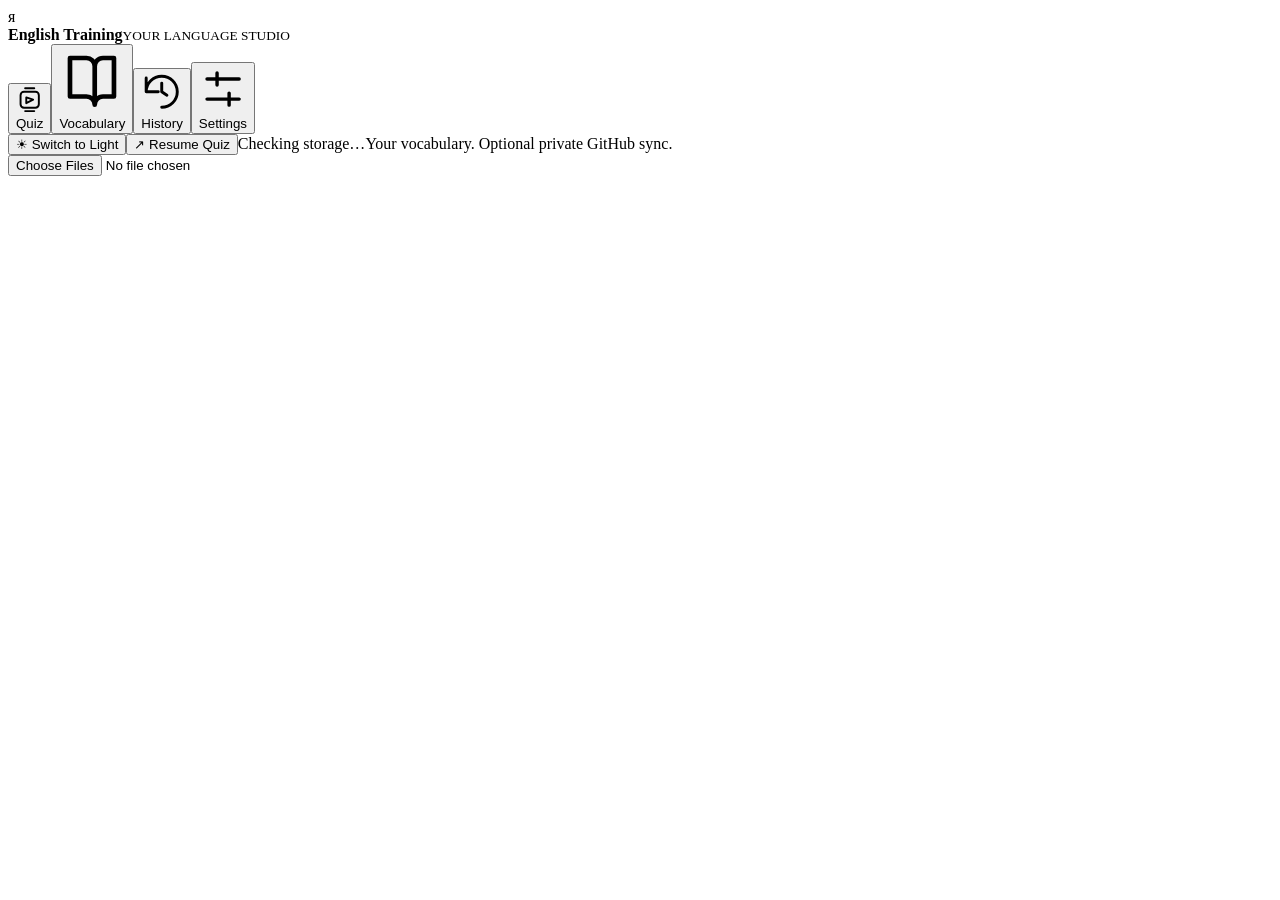
<file: Source/template.html>
<!doctype html>
<html lang="en" data-theme="dark"><head><meta charset="utf-8"><meta name="viewport" content="width=device-width,initial-scale=1,viewport-fit=cover">
<meta http-equiv="Content-Security-Policy" content="default-src 'none'; script-src 'unsafe-inline'; style-src 'unsafe-inline'; img-src data:; connect-src 'self' https://api.github.com; base-uri 'none'; form-action 'none'">
<meta name="theme-color" content="#17151d">
<meta name="description" content="Private, offline English vocabulary practice with Russian translations, contextual quizzes, and spaced repetition.">
<title>English Training — Your daily vocabulary practice</title><style>__ENGLISH_STYLE__</style></head>
<body><div class="app"><aside class="sidebar" aria-label="Main navigation"><div class="brand"><div class="logo" aria-hidden="true">я</div><div><strong>English Training</strong><small>YOUR LANGUAGE STUDIO</small></div></div><nav class="nav" aria-label="Learning pages"><button type="button" data-route="quiz"><svg viewBox="0 0 24 24" fill="none" stroke="currentColor" stroke-width="1.7" stroke-linecap="round" stroke-linejoin="round" aria-hidden="true"><rect x="4" y="5" width="16" height="14" rx="3"/><path d="M8 2h8M8 22h8M9 10l6 2-6 3z"/></svg><span>Quiz</span></button><button type="button" data-route="vocabulary"><svg viewBox="0 0 24 24" fill="none" stroke="currentColor" stroke-width="1.7" stroke-linecap="round" stroke-linejoin="round" aria-hidden="true"><path d="M4 4h6a3 3 0 013 3v14a3 3 0 00-3-3H4zm16 0h-4a3 3 0 00-3 3v14a3 3 0 013-3h4z"/></svg><span>Vocabulary</span></button><button type="button" data-route="history"><svg viewBox="0 0 24 24" fill="none" stroke="currentColor" stroke-width="1.7" stroke-linecap="round" stroke-linejoin="round" aria-hidden="true"><path d="M3 12a9 9 0 119 9M3 4v8h7M12 7v5l3 2"/></svg><span>History</span></button><button type="button" data-route="settings"><svg viewBox="0 0 24 24" fill="none" stroke="currentColor" stroke-width="1.7" stroke-linecap="round" stroke-linejoin="round" aria-hidden="true"><path d="M4 7h16M4 17h16M9 4v6M15 14v6"/></svg><span>Settings</span></button></nav><div class="sidebar-foot"><button type="button" id="theme-toggle" data-action="toggle-theme" aria-label="Switch to light mode">☀ Switch to Light</button><button type="button" id="resume-side" class="quiet hidden" data-action="resume">↗ Resume Quiz</button><span><span class="dot"></span><span id="storage-label">Checking storage…</span></span><span>Your vocabulary. Optional private GitHub sync.</span></div></aside><main id="main"><div id="alert-region"></div><div id="page"></div></main></div>
<dialog id="editor-dialog" aria-labelledby="editor-title"></dialog>
<dialog id="discard-dialog" aria-labelledby="discard-title"><div class="dialog-head"><h2 id="discard-title">Discard unsaved changes?</h2><p class="sub">Your changes have not been saved.</p></div><div class="dialog-foot"><button type="button" data-action="discard-cancel">Keep Editing</button><button type="button" class="danger" data-action="discard-confirm">Discard Changes</button></div></dialog>
<dialog id="delete-dialog" aria-labelledby="delete-title"><div class="dialog-head"><h2 id="delete-title">Delete this word?</h2><p id="delete-description" class="sub"></p></div><div class="dialog-foot"><button type="button" data-action="delete-cancel">Cancel</button><button type="button" class="danger" id="delete-confirm" data-action="delete-confirm">Delete Word</button></div></dialog>
<input type="file" id="json-files" class="file-input" accept=".json,application/json" multiple aria-label="Import vocabulary JSON files">
<div id="toast" class="toast hidden" role="status" aria-live="polite"></div><noscript><p style="padding:30px">Enable JavaScript in your browser to use English Training.</p></noscript><script>__ENGLISH_SCRIPT__</script></body></html>
</file>
